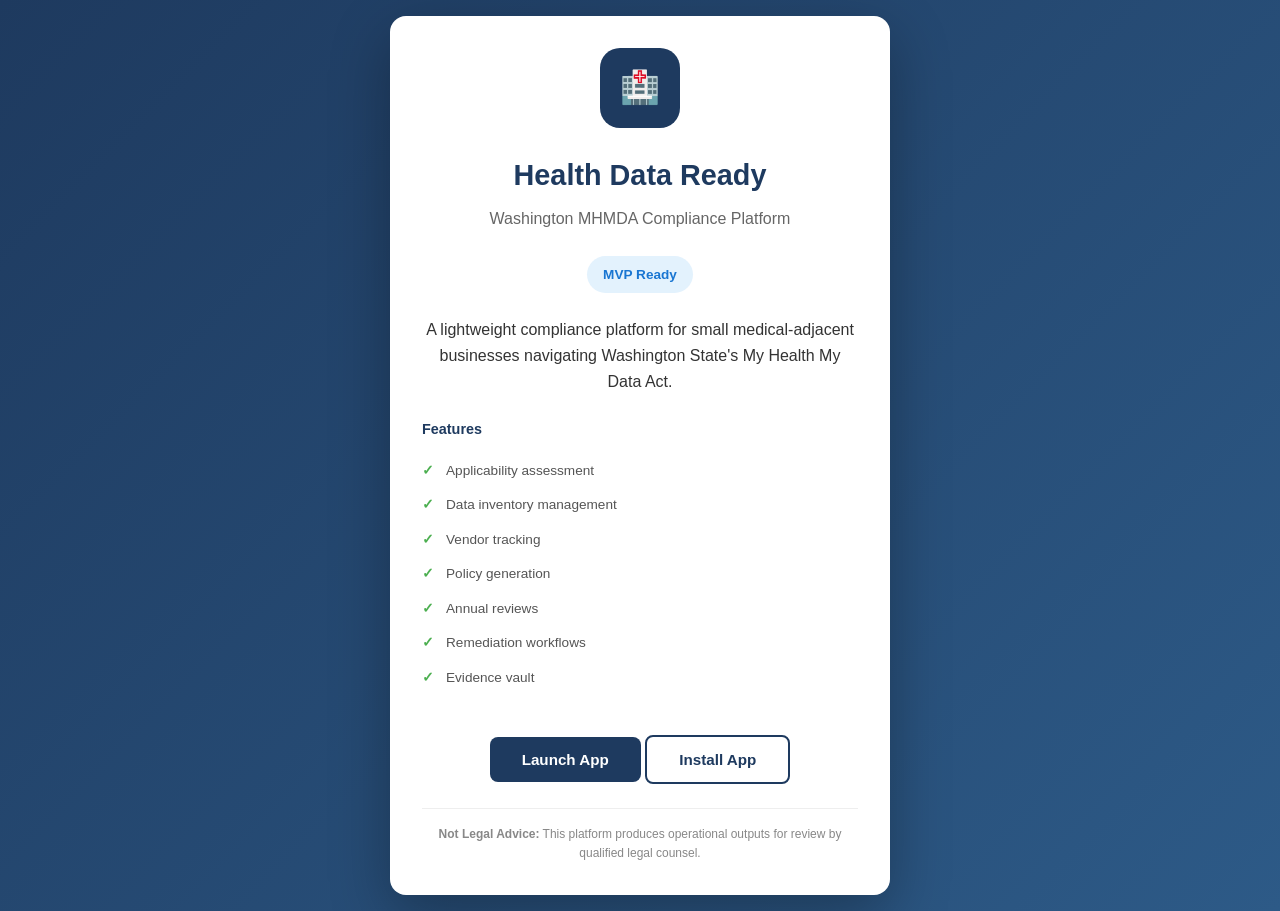
<file: index.html>
<!DOCTYPE html>
<html lang="en">
<head>
    <meta charset="UTF-8">
    <meta name="viewport" content="width=device-width, initial-scale=1.0, maximum-scale=1.0, user-scalable=no">
    <meta name="theme-color" content="#1e3a5f">
    <meta name="apple-mobile-web-app-capable" content="yes">
    <meta name="apple-mobile-web-app-status-bar-style" content="black-translucent">
    <meta name="mobile-web-app-capable" content="yes">
    <title>Health Data Ready</title>
    <link rel="manifest" href="manifest.json">
    <link rel="apple-touch-icon" href="icons/icon-512x512.svg">
    <link rel="icon" type="image/svg+xml" href="icons/icon-512x512.svg">
    <style>
        * {
            margin: 0;
            padding: 0;
            box-sizing: border-box;
            -webkit-tap-highlight-color: transparent;
            touch-action: manipulation;
        }
        body {
            font-family: -apple-system, BlinkMacSystemFont, 'Segoe UI', Roboto, Oxygen, Ubuntu, sans-serif;
            line-height: 1.6;
            color: #333;
            min-height: 100vh;
            display: flex;
            flex-direction: column;
            align-items: center;
            justify-content: center;
            padding: 1rem;
            background: linear-gradient(135deg, #1e3a5f 0%, #2d5a87 100%);
        }
        .container {
            width: 100%;
            max-width: 500px;
            text-align: center;
            background: white;
            padding: 2rem;
            border-radius: 16px;
            box-shadow: 0 20px 60px rgba(0, 0, 0, 0.3);
        }
        .logo {
            width: 80px;
            height: 80px;
            background: #1e3a5f;
            border-radius: 20px;
            margin: 0 auto 1.5rem;
            display: flex;
            align-items: center;
            justify-content: center;
            font-size: 2rem;
            color: white;
        }
        h1 {
            font-size: 1.8rem;
            margin-bottom: 0.5rem;
            color: #1e3a5f;
        }
        .tagline {
            font-size: 1rem;
            color: #666;
            margin-bottom: 1.5rem;
        }
        .status {
            display: inline-block;
            background: #e3f2fd;
            color: #1976d2;
            padding: 0.5rem 1rem;
            border-radius: 20px;
            font-size: 0.85rem;
            font-weight: 600;
            margin-bottom: 1.5rem;
        }
        .features {
            text-align: left;
            margin: 1.5rem 0;
        }
        .features h3 {
            font-size: 0.9rem;
            color: #1e3a5f;
            margin-bottom: 0.75rem;
        }
        .features ul {
            list-style: none;
            font-size: 0.85rem;
            color: #555;
        }
        .features li {
            padding: 0.4rem 0;
            padding-left: 1.5rem;
            position: relative;
        }
        .features li::before {
            content: "✓";
            position: absolute;
            left: 0;
            color: #4caf50;
            font-weight: bold;
        }
        .button {
            display: inline-block;
            background: #1e3a5f;
            color: white;
            padding: 0.875rem 2rem;
            border-radius: 8px;
            text-decoration: none;
            font-weight: 600;
            margin-top: 1rem;
            font-size: 0.95rem;
            transition: background 0.2s;
            border: none;
            cursor: pointer;
            -webkit-appearance: none;
        }
        .button:hover {
            background: #2d5a87;
        }
        .button.secondary {
            background: transparent;
            color: #1e3a5f;
            border: 2px solid #1e3a5f;
        }
        .button.secondary:hover {
            background: #e3f2fd;
        }
        .disclaimer {
            font-size: 0.75rem;
            color: #888;
            margin-top: 1.5rem;
            padding-top: 1rem;
            border-top: 1px solid #eee;
        }
        .offline-banner {
            display: none;
            background: #ff9800;
            color: white;
            padding: 0.5rem;
            font-size: 0.8rem;
            border-radius: 8px;
            margin-bottom: 1rem;
        }
        .offline-banner.visible {
            display: block;
        }
        @media (display-mode: standalone) {
            body {
                padding-top: env(safe-area-inset-top);
                padding-bottom: env(safe-area-inset-bottom);
            }
        }
    </style>
</head>
<body>
    <div class="container">
        <div class="offline-banner" id="offlineBanner">You're offline. Some features may be unavailable.</div>
        
        <div class="logo">🏥</div>
        <h1>Health Data Ready</h1>
        <p class="tagline">Washington MHMDA Compliance Platform</p>
        <span class="status">MVP Ready</span>
        
        <p>A lightweight compliance platform for small medical-adjacent businesses navigating Washington State's My Health My Data Act.</p>
        
        <div class="features">
            <h3>Features</h3>
            <ul>
                <li>Applicability assessment</li>
                <li>Data inventory management</li>
                <li>Vendor tracking</li>
                <li>Policy generation</li>
                <li>Annual reviews</li>
                <li>Remediation workflows</li>
                <li>Evidence vault</li>
            </ul>
        </div>
        
        <button class="button" onclick="window.location.href='auth.html'">Launch App</button>
        <button class="button secondary" onclick="installApp()">Install App</button>
        
        <div class="disclaimer">
            <strong>Not Legal Advice:</strong> This platform produces operational outputs for review by qualified legal counsel.
        </div>
    </div>

    <script>
        // Register Service Worker
        if ('serviceWorker' in navigator) {
            navigator.serviceWorker.register('sw.js')
                .then(reg => console.log('SW registered'))
                .catch(err => console.log('SW registration failed'));
        }

        // Online/offline detection
        function updateConnectionStatus() {
            const banner = document.getElementById('offlineBanner');
            if (!navigator.onLine) {
                banner.classList.add('visible');
            } else {
                banner.classList.remove('visible');
            }
        }
        window.addEventListener('online', updateConnectionStatus);
        window.addEventListener('offline', updateConnectionStatus);
        updateConnectionStatus();

        // PWA Install prompt
        let deferredPrompt;
        window.addEventListener('beforeinstallprompt', (e) => {
            e.preventDefault();
            deferredPrompt = e;
        });

        async function installApp() {
            if (deferredPrompt) {
                deferredPrompt.prompt();
                const { outcome } = await deferredPrompt.userChoice;
                deferredPrompt = null;
            } else if (window.matchMedia('(display-mode: standalone)').matches) {
                alert('App is already installed!');
            } else {
                alert('Install from browser menu → "Add to Home Screen"');
            }
        }

        function showComingSoon() {
            alert('Backend deployment required. API endpoints at /api/v1/');
        }

        // Prevent zoom on double-tap for better mobile UX
        document.addEventListener('dblclick', function(event) {
            event.preventDefault();
        }, { passive: false });
    </script>
</body>
</html>
</file>
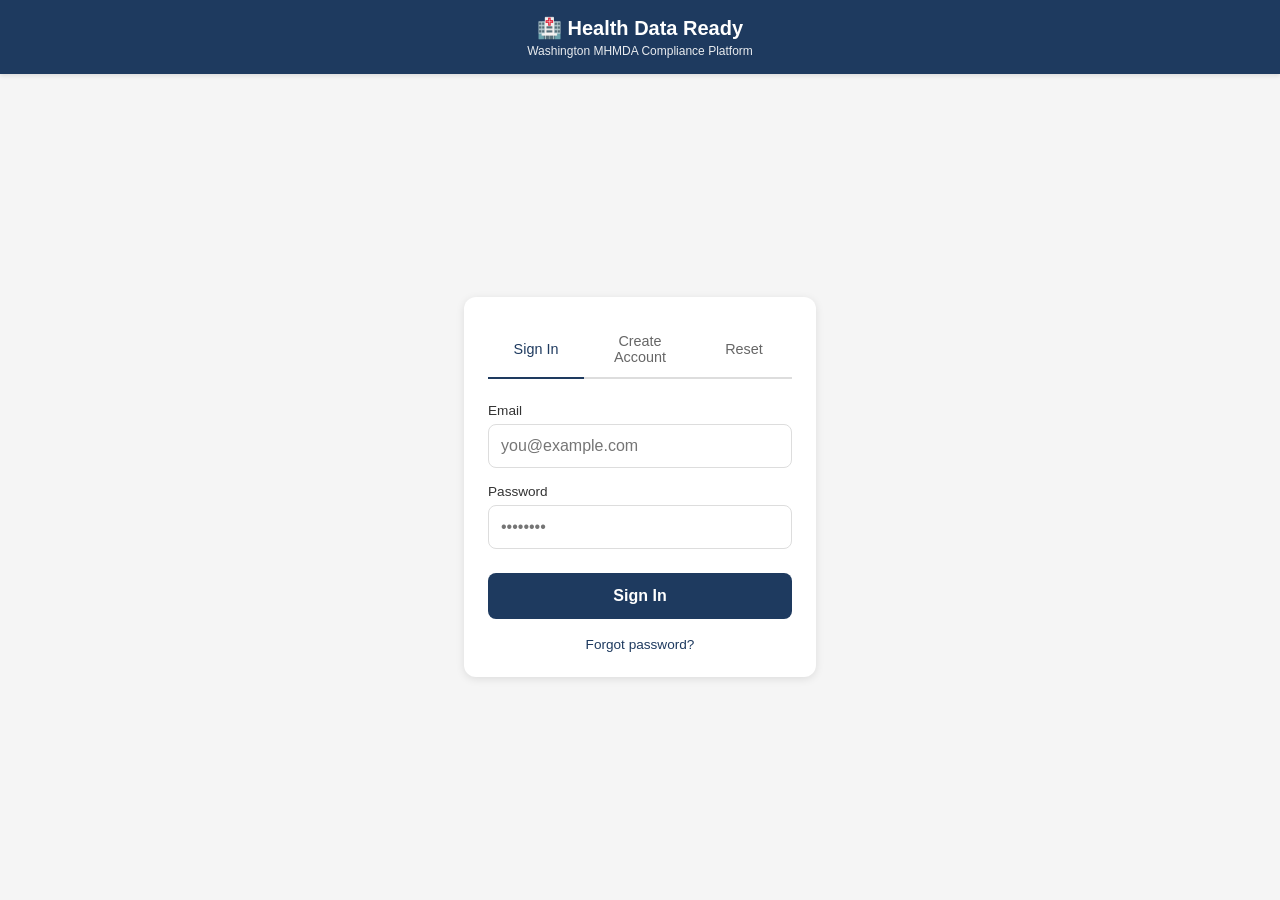
<file: auth.html>
<!DOCTYPE html>
<html lang="en">
<head>
    <meta charset="UTF-8">
    <meta name="viewport" content="width=device-width, initial-scale=1.0, maximum-scale=1.0, user-scalable=no">
    <meta name="theme-color" content="#1e3a5f">
    <meta name="apple-mobile-web-app-capable" content="yes">
    <title>Health Data Ready - Login</title>
    <link rel="manifest" href="manifest.json">
    <style>
        * {
            margin: 0;
            padding: 0;
            box-sizing: border-box;
            -webkit-tap-highlight-color: transparent;
        }
        
        :root {
            --primary: #1e3a5f;
            --primary-light: #2d5a87;
            --accent: #4caf50;
            --error: #f44336;
            --warning: #ff9800;
            --text: #333;
            --text-light: #666;
            --border: #ddd;
            --bg: #f5f5f5;
            --card: #fff;
        }
        
        body {
            font-family: -apple-system, BlinkMacSystemFont, 'Segoe UI', Roboto, sans-serif;
            background: var(--bg);
            min-height: 100vh;
            display: flex;
            flex-direction: column;
        }
        
        .header {
            background: var(--primary);
            color: white;
            padding: 1rem;
            text-align: center;
            box-shadow: 0 2px 4px rgba(0,0,0,0.1);
        }
        
        .header h1 {
            font-size: 1.25rem;
            font-weight: 600;
        }
        
        .header .tagline {
            font-size: 0.75rem;
            opacity: 0.9;
            margin-top: 0.25rem;
        }
        
        .container {
            flex: 1;
            display: flex;
            flex-direction: column;
            justify-content: center;
            padding: 1.5rem;
            max-width: 400px;
            margin: 0 auto;
            width: 100%;
        }
        
        .card {
            background: var(--card);
            border-radius: 12px;
            padding: 1.5rem;
            box-shadow: 0 2px 8px rgba(0,0,0,0.1);
        }
        
        .tabs {
            display: flex;
            gap: 0.5rem;
            margin-bottom: 1.5rem;
            border-bottom: 2px solid var(--border);
        }
        
        .tab {
            flex: 1;
            padding: 0.75rem;
            border: none;
            background: none;
            color: var(--text-light);
            font-size: 0.9rem;
            font-weight: 500;
            cursor: pointer;
            border-bottom: 2px solid transparent;
            margin-bottom: -2px;
            transition: all 0.2s;
        }
        
        .tab.active {
            color: var(--primary);
            border-bottom-color: var(--primary);
        }
        
        .form-group {
            margin-bottom: 1rem;
        }
        
        label {
            display: block;
            font-size: 0.85rem;
            font-weight: 500;
            color: var(--text);
            margin-bottom: 0.375rem;
        }
        
        input[type="email"],
        input[type="password"],
        input[type="text"] {
            width: 100%;
            padding: 0.75rem;
            border: 1px solid var(--border);
            border-radius: 8px;
            font-size: 1rem;
            transition: border-color 0.2s;
            -webkit-appearance: none;
        }
        
        input:focus {
            outline: none;
            border-color: var(--primary);
        }
        
        input.error {
            border-color: var(--error);
        }
        
        .error-message {
            color: var(--error);
            font-size: 0.8rem;
            margin-top: 0.25rem;
            display: none;
        }
        
        .error-message.visible {
            display: block;
        }
        
        .button {
            width: 100%;
            padding: 0.875rem;
            background: var(--primary);
            color: white;
            border: none;
            border-radius: 8px;
            font-size: 1rem;
            font-weight: 600;
            cursor: pointer;
            transition: background 0.2s;
            margin-top: 0.5rem;
        }
        
        .button:hover {
            background: var(--primary-light);
        }
        
        .button:disabled {
            background: #ccc;
            cursor: not-allowed;
        }
        
        .button.loading {
            position: relative;
            color: transparent;
        }
        
        .button.loading::after {
            content: '';
            position: absolute;
            width: 20px;
            height: 20px;
            top: 50%;
            left: 50%;
            margin-left: -10px;
            margin-top: -10px;
            border: 2px solid #fff;
            border-radius: 50%;
            border-top-color: transparent;
            animation: spinner 0.8s linear infinite;
        }
        
        @keyframes spinner {
            to { transform: rotate(360deg); }
        }
        
        .links {
            text-align: center;
            margin-top: 1rem;
        }
        
        .links a {
            color: var(--primary);
            text-decoration: none;
            font-size: 0.85rem;
        }
        
        .alert {
            padding: 0.75rem;
            border-radius: 8px;
            margin-bottom: 1rem;
            font-size: 0.9rem;
            display: none;
        }
        
        .alert.visible {
            display: block;
        }
        
        .alert.error {
            background: #ffebee;
            color: var(--error);
            border: 1px solid #ffcdd2;
        }
        
        .alert.success {
            background: #e8f5e9;
            color: #2e7d32;
            border: 1px solid #c8e6c9;
        }
        
        .form-section {
            display: none;
        }
        
        .form-section.active {
            display: block;
        }
        
        .info-text {
            font-size: 0.8rem;
            color: var(--text-light);
            margin-bottom: 1rem;
            line-height: 1.5;
        }
        
        @media (display-mode: standalone) {
            body {
                padding-top: env(safe-area-inset-top);
                padding-bottom: env(safe-area-inset-bottom);
            }
        }
    </style>
</head>
<body>
    <header class="header">
        <h1>🏥 Health Data Ready</h1>
        <p class="tagline">Washington MHMDA Compliance Platform</p>
    </header>
    
    <main class="container">
        <div class="card">
            <div class="tabs">
                <button class="tab active" data-tab="login">Sign In</button>
                <button class="tab" data-tab="signup">Create Account</button>
                <button class="tab" data-tab="reset">Reset</button>
            </div>
            
            <div id="alert" class="alert"></div>
            
            <!-- Login Form -->
            <section id="login-section" class="form-section active">
                <form id="login-form">
                    <div class="form-group">
                        <label for="login-email">Email</label>
                        <input type="email" id="login-email" required placeholder="you@example.com">
                        <div class="error-message">Please enter a valid email</div>
                    </div>
                    <div class="form-group">
                        <label for="login-password">Password</label>
                        <input type="password" id="login-password" required placeholder="••••••••">
                        <div class="error-message">Password is required</div>
                    </div>
                    <button type="submit" class="button">Sign In</button>
                </form>
                <div class="links">
                    <a href="#" onclick="showTab('reset')">Forgot password?</a>
                </div>
            </section>
            
            <!-- Signup Form -->
            <section id="signup-section" class="form-section">
                <p class="info-text">Create an account to start your MHMDA compliance assessment.</p>
                <form id="signup-form">
                    <div class="form-group">
                        <label for="signup-name">Full Name</label>
                        <input type="text" id="signup-name" required placeholder="Jane Doe">
                    </div>
                    <div class="form-group">
                        <label for="signup-email">Email</label>
                        <input type="email" id="signup-email" required placeholder="you@example.com">
                    </div>
                    <div class="form-group">
                        <label for="signup-password">Password</label>
                        <input type="password" id="signup-password" required placeholder="Min 8 characters">
                    </div>
                    <div class="form-group">
                        <label for="signup-org">Organization Name</label>
                        <input type="text" id="signup-org" required placeholder="Your Business">
                    </div>
                    <button type="submit" class="button">Create Account</button>
                </form>
            </section>
            
            <!-- Reset Form -->
            <section id="reset-section" class="form-section">
                <p class="info-text">Enter your email to receive password reset instructions.</p>
                <form id="reset-form">
                    <div class="form-group">
                        <label for="reset-email">Email</label>
                        <input type="email" id="reset-email" required placeholder="you@example.com">
                    </div>
                    <button type="submit" class="button">Send Reset Link</button>
                </form>
                <div class="links">
                    <a href="#" onclick="showTab('login')">Back to sign in</a>
                </div>
            </section>
        </div>
    </main>

    <script>
        // API configuration - update this with your backend URL
        const API_BASE_URL = localStorage.getItem('api_url') || 'http://localhost:8000/api/v1';
        
        // Tab switching
        document.querySelectorAll('.tab').forEach(tab => {
            tab.addEventListener('click', () => {
                showTab(tab.dataset.tab);
            });
        });
        
        function showTab(tabName) {
            // Update tabs
            document.querySelectorAll('.tab').forEach(t => {
                t.classList.toggle('active', t.dataset.tab === tabName);
            });
            
            // Update sections
            document.querySelectorAll('.form-section').forEach(s => {
                s.classList.toggle('active', s.id === `${tabName}-section`);
            });
            
            hideAlert();
        }
        
        // Alert handling
        function showAlert(message, type = 'error') {
            const alert = document.getElementById('alert');
            alert.textContent = message;
            alert.className = `alert ${type} visible`;
        }
        
        function hideAlert() {
            document.getElementById('alert').classList.remove('visible');
        }
        
        // Button loading state
        function setLoading(button, loading) {
            button.disabled = loading;
            button.classList.toggle('loading', loading);
        }
        
        // API helper
        async function apiCall(endpoint, method = 'GET', body = null) {
            const options = {
                method,
                headers: {
                    'Content-Type': 'application/json'
                }
            };
            
            if (body) {
                options.body = JSON.stringify(body);
            }
            
            // Add auth token if available
            const token = localStorage.getItem('auth_token');
            if (token) {
                options.headers['Authorization'] = `Bearer ${token}`;
            }
            
            const response = await fetch(`${API_BASE_URL}${endpoint}`, options);
            const data = await response.json();
            
            if (!response.ok) {
                throw new Error(data.detail || data.message || 'Request failed');
            }
            
            return data;
        }
        
        // Login form
        document.getElementById('login-form').addEventListener('submit', async (e) => {
            e.preventDefault();
            hideAlert();
            
            const button = e.target.querySelector('button');
            setLoading(button, true);
            
            try {
                const email = document.getElementById('login-email').value;
                const password = document.getElementById('login-password').value;
                
                // For demo without backend, accept any credentials
                // In production, this calls the actual API
                if (API_BASE_URL.includes('localhost')) {
                    // Simulate API call
                    await new Promise(r => setTimeout(r, 800));
                    
                    // Store mock token
                    localStorage.setItem('auth_token', 'mock_token_' + Date.now());
                    localStorage.setItem('user_email', email);
                    
                    showAlert('Login successful! Redirecting...', 'success');
                    
                    // Redirect to onboarding for new users
                    setTimeout(() => {
                        const hasOnboarded = localStorage.getItem('onboardingComplete');
                        window.location.href = hasOnboarded ? 'dashboard.html' : 'onboarding.html';
                    }, 1000);
                } else {
                    // Real API call
                    const result = await apiCall('/auth/login', 'POST', {
                        email,
                        password
                    });
                    
                    localStorage.setItem('auth_token', result.access_token);
                    localStorage.setItem('user_email', email);
                    window.location.href = 'dashboard.html';
                }
            } catch (error) {
                showAlert(error.message || 'Login failed. Please try again.');
            } finally {
                setLoading(button, false);
            }
        });
        
        // Signup form
        document.getElementById('signup-form').addEventListener('submit', async (e) => {
            e.preventDefault();
            hideAlert();
            
            const button = e.target.querySelector('button');
            setLoading(button, true);
            
            try {
                const name = document.getElementById('signup-name').value;
                const email = document.getElementById('signup-email').value;
                const password = document.getElementById('signup-password').value;
                const orgName = document.getElementById('signup-org').value;
                
                if (API_BASE_URL.includes('localhost')) {
                    await new Promise(r => setTimeout(r, 800));
                    showAlert('Account created! You can now sign in.', 'success');
                    setTimeout(() => showTab('login'), 1500);
                } else {
                    await apiCall('/auth/register', 'POST', {
                        name,
                        email,
                        password,
                        organization_name: orgName
                    });
                    showAlert('Account created! Please sign in.', 'success');
                    showTab('login');
                }
            } catch (error) {
                showAlert(error.message || 'Registration failed. Please try again.');
            } finally {
                setLoading(button, false);
            }
        });
        
        // Reset form
        document.getElementById('reset-form').addEventListener('submit', async (e) => {
            e.preventDefault();
            hideAlert();
            
            const button = e.target.querySelector('button');
            setLoading(button, true);
            
            try {
                const email = document.getElementById('reset-email').value;
                
                if (API_BASE_URL.includes('localhost')) {
                    await new Promise(r => setTimeout(r, 800));
                    showAlert('Reset link sent! Check your email.', 'success');
                } else {
                    await apiCall('/auth/password-reset', 'POST', { email });
                    showAlert('Reset link sent! Check your email.', 'success');
                }
            } catch (error) {
                showAlert(error.message || 'Request failed. Please try again.');
            } finally {
                setLoading(button, false);
            }
        });
        
        // Check if already logged in
        if (localStorage.getItem('auth_token')) {
            // Optionally auto-redirect to dashboard
            // window.location.href = 'dashboard.html';
        }
    </script>
</body>
</html>
</file>
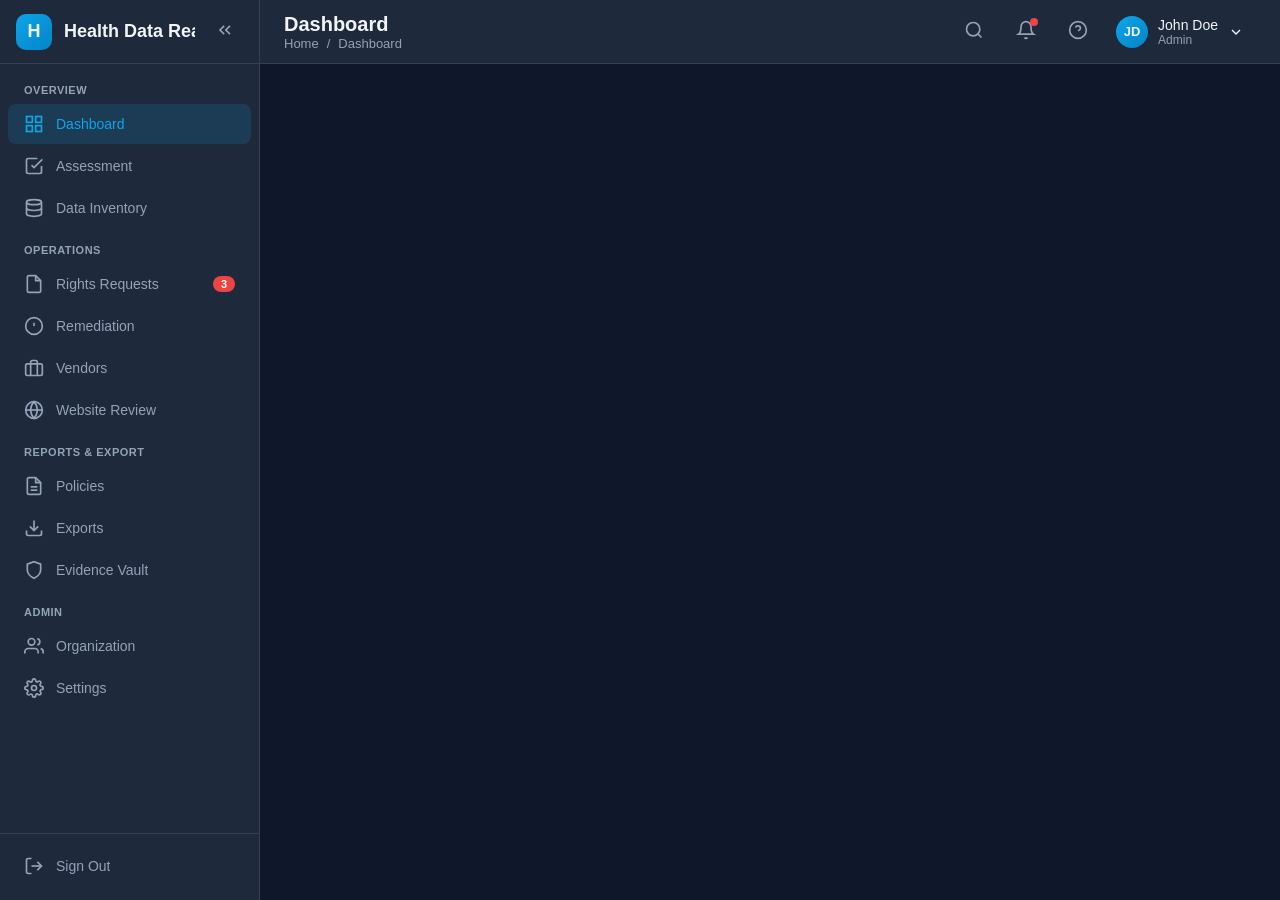
<file: dashboard.html>
<!DOCTYPE html>
<html lang="en">
<head>
    <meta charset="UTF-8">
    <meta name="viewport" content="width=device-width, initial-scale=1.0">
    <title>Health Data Ready - Dashboard</title>
    <link rel="manifest" href="manifest.json">
    <meta name="theme-color" content="#0ea5e9">
    <style>
        :root {
            --primary: #0ea5e9;
            --primary-dark: #0284c7;
            --bg-dark: #0f172a;
            --bg-card: #1e293b;
            --bg-hover: #334155;
            --text-primary: #f1f5f9;
            --text-secondary: #94a3b8;
            --border: #334155;
            --success: #10b981;
            --warning: #f59e0b;
            --danger: #ef4444;
            --sidebar-width: 260px;
            --sidebar-collapsed: 64px;
            --header-height: 64px;
        }

        * {
            margin: 0;
            padding: 0;
            box-sizing: border-box;
        }

        body {
            font-family: -apple-system, BlinkMacSystemFont, 'Segoe UI', Roboto, sans-serif;
            background: var(--bg-dark);
            color: var(--text-primary);
            min-height: 100vh;
            overflow: hidden;
        }

        /* Layout Container */
        .app-container {
            display: flex;
            min-height: 100vh;
        }

        /* Sidebar */
        .sidebar {
            width: var(--sidebar-width);
            background: var(--bg-card);
            border-right: 1px solid var(--border);
            display: flex;
            flex-direction: column;
            transition: width 0.3s ease;
            position: fixed;
            height: 100vh;
            z-index: 100;
        }

        .sidebar.collapsed {
            width: var(--sidebar-collapsed);
        }

        .sidebar-header {
            height: var(--header-height);
            display: flex;
            align-items: center;
            padding: 0 16px;
            border-bottom: 1px solid var(--border);
            gap: 12px;
        }

        .logo-icon {
            width: 36px;
            height: 36px;
            background: linear-gradient(135deg, var(--primary), var(--primary-dark));
            border-radius: 10px;
            display: flex;
            align-items: center;
            justify-content: center;
            font-weight: bold;
            font-size: 18px;
            flex-shrink: 0;
        }

        .logo-text {
            font-size: 18px;
            font-weight: 600;
            white-space: nowrap;
            overflow: hidden;
        }

        .sidebar.collapsed .logo-text {
            display: none;
        }

        .toggle-btn {
            margin-left: auto;
            background: none;
            border: none;
            color: var(--text-secondary);
            cursor: pointer;
            padding: 8px;
            border-radius: 6px;
            transition: all 0.2s;
        }

        .toggle-btn:hover {
            background: var(--bg-hover);
            color: var(--text-primary);
        }

        .sidebar.collapsed .toggle-btn {
            transform: rotate(180deg);
            margin: 0 auto;
        }

        /* Navigation */
        .nav-section {
            flex: 1;
            overflow-y: auto;
            padding: 12px 8px;
        }

        .nav-group {
            margin-bottom: 8px;
        }

        .nav-label {
            font-size: 11px;
            font-weight: 600;
            text-transform: uppercase;
            letter-spacing: 0.5px;
            color: var(--text-secondary);
            padding: 8px 16px;
            white-space: nowrap;
        }

        .sidebar.collapsed .nav-label {
            display: none;
        }

        .nav-item {
            display: flex;
            align-items: center;
            gap: 12px;
            padding: 10px 16px;
            border-radius: 8px;
            color: var(--text-secondary);
            text-decoration: none;
            font-size: 14px;
            transition: all 0.2s;
            cursor: pointer;
            margin-bottom: 2px;
        }

        .nav-item:hover {
            background: var(--bg-hover);
            color: var(--text-primary);
        }

        .nav-item.active {
            background: rgba(14, 165, 233, 0.15);
            color: var(--primary);
        }

        .nav-item svg {
            width: 20px;
            height: 20px;
            flex-shrink: 0;
        }

        .nav-text {
            white-space: nowrap;
            overflow: hidden;
        }

        .sidebar.collapsed .nav-text,
        .sidebar.collapsed .nav-badge {
            display: none;
        }

        .nav-badge {
            margin-left: auto;
            background: var(--danger);
            color: white;
            font-size: 11px;
            font-weight: 600;
            padding: 2px 8px;
            border-radius: 10px;
        }

        /* Bottom Actions */
        .sidebar-footer {
            padding: 12px 8px;
            border-top: 1px solid var(--border);
        }

        /* Main Content */
        .main-content {
            flex: 1;
            margin-left: var(--sidebar-width);
            display: flex;
            flex-direction: column;
            transition: margin-left 0.3s ease;
            min-height: 100vh;
        }

        .sidebar.collapsed + .main-content {
            margin-left: var(--sidebar-collapsed);
        }

        /* Header */
        .header {
            height: var(--header-height);
            background: var(--bg-card);
            border-bottom: 1px solid var(--border);
            display: flex;
            align-items: center;
            justify-content: space-between;
            padding: 0 24px;
            position: sticky;
            top: 0;
            z-index: 50;
        }

        .header-left {
            display: flex;
            align-items: center;
            gap: 16px;
        }

        .page-title {
            font-size: 20px;
            font-weight: 600;
        }

        .breadcrumb {
            display: flex;
            align-items: center;
            gap: 8px;
            font-size: 13px;
            color: var(--text-secondary);
        }

        .breadcrumb a {
            color: var(--text-secondary);
            text-decoration: none;
        }

        .breadcrumb a:hover {
            color: var(--primary);
        }

        .header-right {
            display: flex;
            align-items: center;
            gap: 12px;
        }

        .header-btn {
            background: none;
            border: none;
            color: var(--text-secondary);
            padding: 10px;
            border-radius: 8px;
            cursor: pointer;
            position: relative;
            transition: all 0.2s;
        }

        .header-btn:hover {
            background: var(--bg-hover);
            color: var(--text-primary);
        }

        .notification-dot {
            position: absolute;
            top: 8px;
            right: 8px;
            width: 8px;
            height: 8px;
            background: var(--danger);
            border-radius: 50%;
        }

        /* User Menu */
        .user-menu {
            position: relative;
        }

        .user-trigger {
            display: flex;
            align-items: center;
            gap: 10px;
            padding: 6px 12px 6px 6px;
            border-radius: 8px;
            cursor: pointer;
            transition: all 0.2s;
            background: none;
            border: none;
            color: var(--text-primary);
        }

        .user-trigger:hover {
            background: var(--bg-hover);
        }

        .user-avatar {
            width: 32px;
            height: 32px;
            border-radius: 50%;
            background: linear-gradient(135deg, var(--primary), var(--primary-dark));
            display: flex;
            align-items: center;
            justify-content: center;
            font-weight: 600;
            font-size: 13px;
        }

        .user-info {
            text-align: left;
        }

        .user-name {
            font-size: 14px;
            font-weight: 500;
        }

        .user-role {
            font-size: 12px;
            color: var(--text-secondary);
        }

        .dropdown-menu {
            position: absolute;
            top: calc(100% + 8px);
            right: 0;
            background: var(--bg-card);
            border: 1px solid var(--border);
            border-radius: 12px;
            min-width: 200px;
            box-shadow: 0 10px 40px rgba(0,0,0,0.4);
            opacity: 0;
            visibility: hidden;
            transform: translateY(-8px);
            transition: all 0.2s;
            z-index: 200;
        }

        .dropdown-menu.active {
            opacity: 1;
            visibility: visible;
            transform: translateY(0);
        }

        .dropdown-header {
            padding: 16px;
            border-bottom: 1px solid var(--border);
        }

        .dropdown-item {
            display: flex;
            align-items: center;
            gap: 12px;
            padding: 12px 16px;
            color: var(--text-secondary);
            text-decoration: none;
            font-size: 14px;
            transition: all 0.2s;
        }

        .dropdown-item:hover {
            background: var(--bg-hover);
            color: var(--text-primary);
        }

        .dropdown-divider {
            height: 1px;
            background: var(--border);
            margin: 8px 0;
        }

        /* Content Area */
        .content {
            flex: 1;
            padding: 24px;
            overflow-y: auto;
        }

        /* Stats Cards */
        .stats-grid {
            display: grid;
            grid-template-columns: repeat(auto-fit, minmax(240px, 1fr));
            gap: 16px;
            margin-bottom: 24px;
        }

        .stat-card {
            background: var(--bg-card);
            border: 1px solid var(--border);
            border-radius: 12px;
            padding: 20px;
        }

        .stat-header {
            display: flex;
            align-items: center;
            justify-content: space-between;
            margin-bottom: 12px;
        }

        .stat-icon {
            width: 40px;
            height: 40px;
            border-radius: 10px;
            display: flex;
            align-items: center;
            justify-content: center;
        }

        .stat-icon.blue { background: rgba(14, 165, 233, 0.15); color: var(--primary); }
        .stat-icon.green { background: rgba(16, 185, 129, 0.15); color: var(--success); }
        .stat-icon.orange { background: rgba(245, 158, 11, 0.15); color: var(--warning); }
        .stat-icon.red { background: rgba(239, 68, 68, 0.15); color: var(--danger); }

        .stat-label {
            font-size: 13px;
            color: var(--text-secondary);
            margin-bottom: 4px;
        }

        .stat-value {
            font-size: 28px;
            font-weight: 700;
        }

        .stat-change {
            font-size: 12px;
            margin-top: 8px;
        }

        .stat-change.positive { color: var(--success); }
        .stat-change.negative { color: var(--danger); }

        /* Section Cards */
        .section-grid {
            display: grid;
            grid-template-columns: 2fr 1fr;
            gap: 16px;
            margin-bottom: 24px;
        }

        .card {
            background: var(--bg-card);
            border: 1px solid var(--border);
            border-radius: 12px;
            overflow: hidden;
        }

        .card-header {
            padding: 16px 20px;
            border-bottom: 1px solid var(--border);
            display: flex;
            align-items: center;
            justify-content: space-between;
        }

        .card-title {
            font-size: 16px;
            font-weight: 600;
        }

        .card-subtitle {
            font-size: 13px;
            color: var(--text-secondary);
            margin-top: 2px;
        }

        .card-actions {
            display: flex;
            gap: 8px;
        }

        .btn-sm {
            padding: 6px 12px;
            font-size: 13px;
            border-radius: 6px;
            border: none;
            cursor: pointer;
            transition: all 0.2s;
        }

        .btn-secondary {
            background: var(--bg-hover);
            color: var(--text-primary);
        }

        .btn-secondary:hover {
            background: var(--border);
        }

        .btn-primary {
            background: var(--primary);
            color: white;
        }

        .btn-primary:hover {
            background: var(--primary-dark);
        }

        .card-body {
            padding: 16px 20px;
        }

        /* Task List */
        .task-list {
            display: flex;
            flex-direction: column;
            gap: 12px;
        }

        .task-item {
            display: flex;
            align-items: flex-start;
            gap: 12px;
            padding: 12px;
            background: var(--bg-dark);
            border-radius: 8px;
            border-left: 3px solid var(--border);
        }

        .task-item.high { border-left-color: var(--danger); }
        .task-item.medium { border-left-color: var(--warning); }
        .task-item.low { border-left-color: var(--success); }

        .task-checkbox {
            width: 18px;
            height: 18px;
            border-radius: 4px;
            border: 2px solid var(--border);
            cursor: pointer;
            flex-shrink: 0;
            margin-top: 2px;
        }

        .task-content {
            flex: 1;
        }

        .task-title {
            font-size: 14px;
            font-weight: 500;
            margin-bottom: 4px;
        }

        .task-meta {
            font-size: 12px;
            color: var(--text-secondary);
            display: flex;
            gap: 12px;
        }

        .task-badge {
            font-size: 11px;
            padding: 2px 8px;
            border-radius: 4px;
            font-weight: 500;
        }

        .task-badge.overdue {
            background: rgba(239, 68, 68, 0.15);
            color: var(--danger);
        }

        .task-badge.due-soon {
            background: rgba(245, 158, 11, 0.15);
            color: var(--warning);
        }

        /* Activity Feed */
        .activity-list {
            display: flex;
            flex-direction: column;
        }

        .activity-item {
            display: flex;
            gap: 12px;
            padding: 16px 0;
            border-bottom: 1px solid var(--border);
        }

        .activity-item:last-child {
            border-bottom: none;
        }

        .activity-icon {
            width: 32px;
            height: 32px;
            border-radius: 8px;
            display: flex;
            align-items: center;
            justify-content: center;
            flex-shrink: 0;
        }

        .activity-content {
            flex: 1;
        }

        .activity-text {
            font-size: 14px;
            line-height: 1.5;
        }

        .activity-text strong {
            color: var(--text-primary);
            font-weight: 500;
        }

        .activity-time {
            font-size: 12px;
            color: var(--text-secondary);
            margin-top: 4px;
        }

        /* Mobile Sidebar Overlay */
        .sidebar-overlay {
            display: none;
            position: fixed;
            top: 0;
            left: 0;
            right: 0;
            bottom: 0;
            background: rgba(0,0,0,0.5);
            z-index: 99;
        }

        /* Mobile Responsive */
        @media (max-width: 768px) {
            .sidebar {
                transform: translateX(-100%);
            }

            .sidebar.mobile-open {
                transform: translateX(0);
            }

            .main-content {
                margin-left: 0;
            }

            .sidebar.collapsed + .main-content {
                margin-left: 0;
            }

            .sidebar-overlay.mobile-open {
                display: block;
            }

            .mobile-menu-btn {
                display: flex !important;
            }

            .section-grid {
                grid-template-columns: 1fr;
            }

            .stats-grid {
                grid-template-columns: 1fr;
            }

            .user-info {
                display: none;
            }
        }

        .mobile-menu-btn {
            display: none;
            background: none;
            border: none;
            color: var(--text-secondary);
            padding: 8px;
            cursor: pointer;
        }

        /* Quick Actions */
        .quick-actions {
            display: grid;
            grid-template-columns: repeat(auto-fit, minmax(140px, 1fr));
            gap: 12px;
            margin-bottom: 24px;
        }

        .quick-action-btn {
            display: flex;
            flex-direction: column;
            align-items: center;
            gap: 8px;
            padding: 20px 16px;
            background: var(--bg-card);
            border: 1px solid var(--border);
            border-radius: 12px;
            color: var(--text-secondary);
            text-decoration: none;
            transition: all 0.2s;
            cursor: pointer;
        }

        .quick-action-btn:hover {
            background: var(--bg-hover);
            border-color: var(--primary);
            color: var(--text-primary);
        }

        .quick-action-btn svg {
            width: 24px;
            height: 24px;
        }

        .quick-action-btn span {
            font-size: 13px;
            font-weight: 500;
        }

        /* Empty State */
        .empty-state {
            text-align: center;
            padding: 40px 20px;
            color: var(--text-secondary);
        }

        .empty-state svg {
            width: 48px;
            height: 48px;
            margin-bottom: 16px;
            opacity: 0.5;
        }

        .empty-state p {
            font-size: 14px;
        }

        /* ===== ASSESSMENT PAGE STYLES ===== */
        .page-content {
            display: none;
            padding: 24px;
        }

        .assessment-container {
            background: var(--bg-card);
            border-radius: 12px;
            padding: 24px;
            margin-top: 24px;
        }

        .assessment-progress {
            margin-bottom: 32px;
        }

        .progress-header {
            display: flex;
            justify-content: space-between;
            align-items: center;
            margin-bottom: 12px;
        }

        .progress-header h3 {
            font-size: 18px;
            font-weight: 600;
        }

        .progress-number {
            color: var(--text-secondary);
            font-size: 14px;
        }

        .progress-bar {
            height: 8px;
            background: var(--border);
            border-radius: 4px;
            overflow: hidden;
        }

        .progress-fill {
            height: 100%;
            background: linear-gradient(90deg, var(--primary), var(--success));
            transition: width 0.3s ease;
        }

        .question-card {
            background: var(--bg-dark);
            border: 1px solid var(--border);
            border-radius: 12px;
            padding: 24px;
            margin-bottom: 16px;
        }

        .question-header {
            display: flex;
            align-items: center;
            gap: 12px;
            margin-bottom: 16px;
        }

        .question-number {
            width: 36px;
            height: 36px;
            background: var(--primary);
            color: white;
            border-radius: 50%;
            display: flex;
            align-items: center;
            justify-content: center;
            font-weight: 600;
        }

        .question-text {
            color: var(--text-secondary);
            margin-bottom: 20px;
            font-size: 16px;
            line-height: 1.6;
        }

        .question-options {
            display: flex;
            flex-direction: column;
            gap: 12px;
        }

        .option-card {
            display: flex;
            align-items: center;
            gap: 12px;
            padding: 16px;
            background: var(--bg-card);
            border: 1px solid var(--border);
            border-radius: 8px;
            cursor: pointer;
            transition: all 0.2s;
        }

        .option-card:hover {
            border-color: var(--primary);
            background: var(--bg-hover);
        }

        .option-card input {
            width: 20px;
            height: 20px;
            accent-color: var(--primary);
        }

        .rcw-reference {
            margin-top: 16px;
            padding: 12px;
            background: rgba(14, 165, 233, 0.1);
            border-radius: 8px;
            font-size: 13px;
            color: var(--success);
        }

        .assessment-nav {
            display: flex;
            justify-content: space-between;
            margin-top: 32px;
            padding-top: 24px;
            border-top: 1px solid var(--border);
        }

        .btn-primary {
            background: var(--primary);
            color: white;
            border: none;
            padding: 12px 24px;
            border-radius: 8px;
            font-size: 14px;
            font-weight: 600;
            cursor: pointer;
        }

        .btn-primary:hover {
            background: var(--primary-dark);
        }

        .btn-secondary {
            background: var(--bg-hover);
            color: var(--text-primary);
            border: 1px solid var(--border);
            padding: 12px 24px;
            border-radius: 8px;
            font-size: 14px;
            cursor: pointer;
        }

        .btn-secondary:hover {
            background: var(--border);
        }

        .btn-secondary:disabled {
            opacity: 0.5;
            cursor: not-allowed;
        }

        .assessment-results {
            text-align: center;
            padding: 48px 24px;
        }

        .results-header {
            margin-bottom: 32px;
        }

        .applicability-badge {
            display: inline-block;
            padding: 12px 32px;
            border-radius: 8px;
            font-size: 18px;
            font-weight: 700;
            margin-top: 16px;
        }

        .applicability-badge.danger {
            background: var(--danger);
            color: white;
        }

        .applicability-badge.success {
            background: var(--success);
            color: white;
        }

        .results-summary {
            text-align: left;
            background: var(--bg-dark);
            border-radius: 12px;
            padding: 24px;
            margin-bottom: 32px;
        }

        .result-item {
            padding: 12px 0;
            border-bottom: 1px solid var(--border);
        }

        .result-item:last-child {
            border-bottom: none;
        }

        .results-actions {
            display: flex;
            gap: 16px;
            justify-content: center;
            flex-wrap: wrap;
        }

        /* ===== INVENTORY PAGE STYLES ===== */
        .stats-grid.four-col {
            grid-template-columns: repeat(4, 1fr);
        }

        .stat-card.mini {
            padding: 20px;
        }

        .stat-card.mini .stat-value {
            font-size: 32px;
        }

        .stat-value.warning {
            color: var(--warning);
        }

        .stat-value.small {
            font-size: 18px;
        }

        .mt-4 {
            margin-top: 24px;
        }

        .modal {
            position: fixed;
            top: 0;
            left: 0;
            right: 0;
            bottom: 0;
            background: rgba(0,0,0,0.7);
            display: flex;
            align-items: center;
            justify-content: center;
            z-index: 1000;
            padding: 24px;
        }

        .modal-content {
            background: var(--bg-card);
            border-radius: 12px;
            width: 100%;
            max-width: 600px;
            max-height: 90vh;
            overflow-y: auto;
        }

        .modal-header {
            display: flex;
            justify-content: space-between;
            align-items: center;
            padding: 24px 24px 0;
        }

        .modal-header h3 {
            font-size: 20px;
        }

        .btn-close {
            background: none;
            border: none;
            color: var(--text-secondary);
            font-size: 28px;
            cursor: pointer;
        }

        .form-group {
            padding: 16px 24px;
        }

        .form-group label {
            display: block;
            font-size: 14px;
            font-weight: 500;
            margin-bottom: 8px;
            color: var(--text-secondary);
        }

        .form-group input,
        .form-group select,
        .form-group textarea {
            width: 100%;
            padding: 12px;
            background: var(--bg-dark);
            border: 1px solid var(--border);
            border-radius: 8px;
            color: var(--text-primary);
            font-size: 14px;
        }

        .form-group input:focus,
        .form-group select:focus,
        .form-group textarea:focus {
            outline: none;
            border-color: var(--primary);
        }

        .checkbox-group {
            display: flex;
            flex-direction: column;
            gap: 8px;
        }

        .checkbox-group label {
            display: flex;
            align-items: center;
            gap: 8px;
            font-weight: normal;
            cursor: pointer;
        }

        .checkbox-group input {
            width: auto;
        }

        .form-row {
            display: grid;
            grid-template-columns: 1fr 1fr;
            gap: 0;
        }

        .modal-actions {
            display: flex;
            justify-content: flex-end;
            gap: 12px;
            padding: 24px;
            border-top: 1px solid var(--border);
        }

        .search-input {
            padding: 8px 16px;
            background: var(--bg-dark);
            border: 1px solid var(--border);
            border-radius: 8px;
            color: var(--text-primary);
            width: 240px;
        }

        .inventory-list {
            display: flex;
            flex-direction: column;
            gap: 12px;
        }

        .inventory-item {
            background: var(--bg-dark);
            border: 1px solid var(--border);
            border-radius: 8px;
            padding: 16px;
        }

        .inventory-header {
            display: flex;
            justify-content: space-between;
            align-items: center;
            margin-bottom: 12px;
        }

        .inventory-title {
            display: flex;
            align-items: center;
            gap: 12px;
        }

        .inventory-actions {
            display: flex;
            gap: 8px;
        }

        .inventory-details {
            font-size: 14px;
            color: var(--text-secondary);
            line-height: 1.6;
        }

        .inventory-notes {
            margin-top: 8px;
            font-style: italic;
            color: var(--text-secondary);
        }

        .data-table {
            width: 100%;
            border-collapse: collapse;
        }

        .data-table th,
        .data-table td {
            text-align: left;
            padding: 12px;
            border-bottom: 1px solid var(--border);
        }

        .data-table th {
            color: var(--text-secondary);
            font-weight: 500;
            font-size: 13px;
        }

        .badge {
            display: inline-block;
            padding: 4px 12px;
            border-radius: 4px;
            font-size: 12px;
            font-weight: 500;
        }

        .badge-success {
            background: rgba(16, 185, 129, 0.2);
            color: var(--success);
        }

        .badge-danger {
            background: rgba(239, 68, 68, 0.2);
            color: var(--danger);
        }

        .badge-primary {
            background: rgba(14, 165, 233, 0.2);
            color: var(--primary);
        }

        .badge-warning {
            background: rgba(245, 158, 11, 0.2);
            color: var(--warning);
        }

        .badge-info {
            background: rgba(99, 102, 241, 0.2);
            color: #6366f1;
        }

        .data-flow-viz {
            height: 200px;
            background: var(--bg-dark);
            border-radius: 8px;
            display: flex;
            align-items: center;
            justify-content: center;
            color: var(--text-secondary);
        }
    </style>
</head>
<body>
    <div class="app-container">
        <!-- Sidebar -->
        <aside class="sidebar" id="sidebar">
            <div class="sidebar-header">
                <div class="logo-icon">H</div>
                <span class="logo-text">Health Data Ready</span>
                <button class="toggle-btn" onclick="toggleSidebar()">
                    <svg width="20" height="20" viewBox="0 0 24 24" fill="none" stroke="currentColor" stroke-width="2">
                        <polyline points="11 17 6 12 11 7"></polyline>
                        <polyline points="18 17 13 12 18 7"></polyline>
                    </svg>
                </button>
            </div>

            <nav class="nav-section">
                <div class="nav-group">
                    <div class="nav-label">Overview</div>
                    <a href="#" class="nav-item active" data-page="dashboard">
                        <svg viewBox="0 0 24 24" fill="none" stroke="currentColor" stroke-width="2">
                            <rect x="3" y="3" width="7" height="7"></rect>
                            <rect x="14" y="3" width="7" height="7"></rect>
                            <rect x="14" y="14" width="7" height="7"></rect>
                            <rect x="3" y="14" width="7" height="7"></rect>
                        </svg>
                        <span class="nav-text">Dashboard</span>
                    </a>
                    <a href="#" class="nav-item" data-page="assessment">
                        <svg viewBox="0 0 24 24" fill="none" stroke="currentColor" stroke-width="2">
                            <path d="M9 11l3 3L22 4"></path>
                            <path d="M21 12v7a2 2 0 01-2 2H5a2 2 0 01-2-2V5a2 2 0 012-2h11"></path>
                        </svg>
                        <span class="nav-text">Assessment</span>
                    </a>
                    <a href="#" class="nav-item" data-page="inventory">
                        <svg viewBox="0 0 24 24" fill="none" stroke="currentColor" stroke-width="2">
                            <ellipse cx="12" cy="5" rx="9" ry="3"></ellipse>
                            <path d="M21 12c0 1.66-4 3-9 3s-9-1.34-9-3"></path>
                            <path d="M3 5v14c0 1.66 4 3 9 3s9-1.34 9-3V5"></path>
                        </svg>
                        <span class="nav-text">Data Inventory</span>
                    </a>
                </div>

                <div class="nav-group">
                    <div class="nav-label">Operations</div>
                    <a href="#" class="nav-item" data-page="rights">
                        <svg viewBox="0 0 24 24" fill="none" stroke="currentColor" stroke-width="2">
                            <path d="M14 2H6a2 2 0 00-2 2v16a2 2 0 002 2h12a2 2 0 002-2V8z"></path>
                            <polyline points="14 2 14 8 20 8"></polyline>
                        </svg>
                        <span class="nav-text">Rights Requests</span>
                        <span class="nav-badge">3</span>
                    </a>
                    <a href="#" class="nav-item" data-page="remediation">
                        <svg viewBox="0 0 24 24" fill="none" stroke="currentColor" stroke-width="2">
                            <circle cx="12" cy="12" r="10"></circle>
                            <line x1="12" y1="8" x2="12" y2="12"></line>
                            <line x1="12" y1="16" x2="12.01" y2="16"></line>
                        </svg>
                        <span class="nav-text">Remediation</span>
                    </a>
                    <a href="#" class="nav-item" data-page="vendors">
                        <svg viewBox="0 0 24 24" fill="none" stroke="currentColor" stroke-width="2">
                            <rect x="2" y="7" width="20" height="14" rx="2" ry="2"></rect>
                            <path d="M16 21V5a2 2 0 00-2-2h-4a2 2 0 00-2 2v16"></path>
                        </svg>
                        <span class="nav-text">Vendors</span>
                    </a>
                    <a href="#" class="nav-item" data-page="website">
                        <svg viewBox="0 0 24 24" fill="none" stroke="currentColor" stroke-width="2">
                            <circle cx="12" cy="12" r="10"></circle>
                            <line x1="2" y1="12" x2="22" y2="12"></line>
                            <path d="M12 2a15.3 15.3 0 014 10 15.3 15.3 0 01-4 10 15.3 15.3 0 01-4-10 15.3 15.3 0 014-10z"></path>
                        </svg>
                        <span class="nav-text">Website Review</span>
                    </a>
                </div>

                <div class="nav-group">
                    <div class="nav-label">Reports & Export</div>
                    <a href="#" class="nav-item" data-page="policies">
                        <svg viewBox="0 0 24 24" fill="none" stroke="currentColor" stroke-width="2">
                            <path d="M14 2H6a2 2 0 00-2 2v16a2 2 0 002 2h12a2 2 0 002-2V8z"></path>
                            <polyline points="14 2 14 8 20 8"></polyline>
                            <line x1="16" y1="13" x2="8" y2="13"></line>
                            <line x1="16" y1="17" x2="8" y2="17"></line>
                        </svg>
                        <span class="nav-text">Policies</span>
                    </a>
                    <a href="#" class="nav-item" data-page="exports">
                        <svg viewBox="0 0 24 24" fill="none" stroke="currentColor" stroke-width="2">
                            <path d="M21 15v4a2 2 0 01-2 2H5a2 2 0 01-2-2v-4"></path>
                            <polyline points="7 10 12 15 17 10"></polyline>
                            <line x1="12" y1="15" x2="12" y2="3"></line>
                        </svg>
                        <span class="nav-text">Exports</span>
                    </a>
                    <a href="#" class="nav-item" data-page="evidence">
                        <svg viewBox="0 0 24 24" fill="none" stroke="currentColor" stroke-width="2">
                            <path d="M12 22s8-4 8-10V5l-8-3-8 3v7c0 6 8 10 8 10z"></path>
                        </svg>
                        <span class="nav-text">Evidence Vault</span>
                    </a>
                </div>

                <div class="nav-group">
                    <div class="nav-label">Admin</div>
                    <a href="#" class="nav-item" data-page="organization">
                        <svg viewBox="0 0 24 24" fill="none" stroke="currentColor" stroke-width="2">
                            <path d="M17 21v-2a4 4 0 00-4-4H5a4 4 0 00-4 4v2"></path>
                            <circle cx="9" cy="7" r="4"></circle>
                            <path d="M23 21v-2a4 4 0 00-3-3.87M16 3.13a4 4 0 010 7.75"></path>
                        </svg>
                        <span class="nav-text">Organization</span>
                    </a>
                    <a href="#" class="nav-item" data-page="settings">
                        <svg viewBox="0 0 24 24" fill="none" stroke="currentColor" stroke-width="2">
                            <circle cx="12" cy="12" r="3"></circle>
                            <path d="M19.4 15a1.65 1.65 0 00.33 1.82l.06.06a2 2 0 010 2.83 2 2 0 01-2.83 0l-.06-.06a1.65 1.65 0 00-1.82-.33 1.65 1.65 0 00-1 1.51V21a2 2 0 01-2 2 2 2 0 01-2-2v-.09A1.65 1.65 0 009 19.4a1.65 1.65 0 00-1.82.33l-.06.06a2 2 0 01-2.83 0 2 2 0 010-2.83l.06-.06a1.65 1.65 0 00.33-1.82 1.65 1.65 0 00-1.51-1H3a2 2 0 01-2-2 2 2 0 012-2h.09A1.65 1.65 0 004.6 9a1.65 1.65 0 00-.33-1.82l-.06-.06a2 2 0 010-2.83 2 2 0 012.83 0l.06.06a1.65 1.65 0 001.82.33H9a1.65 1.65 0 001-1.51V3a2 2 0 012-2 2 2 0 012 2v.09a1.65 1.65 0 001 1.51 1.65 1.65 0 001.82-.33l.06-.06a2 2 0 012.83 0 2 2 0 010 2.83l-.06.06a1.65 1.65 0 00-.33 1.82V9a1.65 1.65 0 001.51 1H21a2 2 0 012 2 2 2 0 01-2 2h-.09a1.65 1.65 0 00-1.51 1z"></path>
                        </svg>
                        <span class="nav-text">Settings</span>
                    </a>
                </div>
            </nav>

            <div class="sidebar-footer">
                <a href="#" class="nav-item" onclick="handleLogout()">
                    <svg viewBox="0 0 24 24" fill="none" stroke="currentColor" stroke-width="2">
                        <path d="M9 21H5a2 2 0 01-2-2V5a2 2 0 012-2h4"></path>
                        <polyline points="16 17 21 12 16 7"></polyline>
                        <line x1="21" y1="12" x2="9" y2="12"></line>
                    </svg>
                    <span class="nav-text">Sign Out</span>
                </a>
            </div>
        </aside>

        <!-- Mobile Overlay -->
        <div class="sidebar-overlay" id="sidebarOverlay" onclick="closeMobileSidebar()"></div>

        <!-- Main Content -->
        <main class="main-content">
            <!-- Header -->
            <header class="header">
                <div class="header-left">
                    <button class="mobile-menu-btn" onclick="openMobileSidebar()">
                        <svg width="24" height="24" viewBox="0 0 24 24" fill="none" stroke="currentColor" stroke-width="2">
                            <line x1="3" y1="12" x2="21" y2="12"></line>
                            <line x1="3" y1="6" x2="21" y2="6"></line>
                            <line x1="3" y1="18" x2="21" y2="18"></line>
                        </svg>
                    </button>
                    <div>
                        <h1 class="page-title" id="pageTitle">Dashboard</h1>
                        <div class="breadcrumb">
                            <a href="#">Home</a>
                            <span>/</span>
                            <span id="breadcrumbCurrent">Dashboard</span>
                        </div>
                    </div>
                </div>

                <div class="header-right">
                    <button class="header-btn" title="Search">
                        <svg width="20" height="20" viewBox="0 0 24 24" fill="none" stroke="currentColor" stroke-width="2">
                            <circle cx="11" cy="11" r="8"></circle>
                            <line x1="21" y1="21" x2="16.65" y2="16.65"></line>
                        </svg>
                    </button>
                    <button class="header-btn" title="Notifications">
                        <svg width="20" height="20" viewBox="0 0 24 24" fill="none" stroke="currentColor" stroke-width="2">
                            <path d="M18 8A6 6 0 006 8c0 7-3 9-3 9h18s-3-2-3-9"></path>
                            <path d="M13.73 21a2 2 0 01-3.46 0"></path>
                        </svg>
                        <span class="notification-dot"></span>
                    </button>
                    <button class="header-btn" title="Help">
                        <svg width="20" height="20" viewBox="0 0 24 24" fill="none" stroke="currentColor" stroke-width="2">
                            <circle cx="12" cy="12" r="10"></circle>
                            <path d="M9.09 9a3 3 0 015.83 1c0 2-3 3-3 3"></path>
                            <line x1="12" y1="17" x2="12.01" y2="17"></line>
                        </svg>
                    </button>

                    <div class="user-menu">
                        <button class="user-trigger" onclick="toggleUserMenu()">
                            <div class="user-avatar">JD</div>
                            <div class="user-info">
                                <div class="user-name">John Doe</div>
                                <div class="user-role">Admin</div>
                            </div>
                            <svg width="16" height="16" viewBox="0 0 24 24" fill="none" stroke="currentColor" stroke-width="2">
                                <polyline points="6 9 12 15 18 9"></polyline>
                            </svg>
                        </button>
                        <div class="dropdown-menu" id="userDropdown">
                            <div class="dropdown-header">
                                <div class="user-name">John Doe</div>
                                <div class="user-role">john@example.com</div>
                            </div>
                            <a href="#" class="dropdown-item">
                                <svg width="16" height="16" viewBox="0 0 24 24" fill="none" stroke="currentColor" stroke-width="2">
                                    <path d="M20 21v-2a4 4 0 00-4-4H8a4 4 0 00-4 4v2"></path>
                                    <circle cx="12" cy="7" r="4"></circle>
                                </svg>
                                Profile
                            </a>
                            <a href="#" class="dropdown-item">
                                <svg width="16" height="16" viewBox="0 0 24 24" fill="none" stroke="currentColor" stroke-width="2">
                                    <circle cx="12" cy="12" r="3"></circle>
                                    <path d="M19.4 15a1.65 1.65 0 00.33 1.82l.06.06a2 2 0 010 2.83 2 2 0 01-2.83 0l-.06-.06a1.65 1.65 0 00-1.82-.33 1.65 1.65 0 00-1 1.51V21a2 2 0 01-2 2 2 2 0 01-2-2v-.09A1.65 1.65 0 009 19.4a1.65 1.65 0 00-1.82.33l-.06.06a2 2 0 01-2.83 0 2 2 0 010-2.83l.06-.06a1.65 1.65 0 00.33-1.82 1.65 1.65 0 00-1.51-1H3a2 2 0 01-2-2 2 2 0 012-2h.09A1.65 1.65 0 004.6 9a1.65 1.65 0 00-.33-1.82l-.06-.06a2 2 0 010-2.83 2 2 0 012.83 0l.06.06a1.65 1.65 0 001.82.33H9a1.65 1.65 0 001-1.51V3a2 2 0 012-2 2 2 0 012 2v.09a1.65 1.65 0 001 1.51 1.65 1.65 0 001.82-.33l.06-.06a2 2 0 012.83 0 2 2 0 010 2.83l-.06.06a1.65 1.65 0 00-.33 1.82V9a1.65 1.65 0 001.51 1H21a2 2 0 012 2 2 2 0 01-2 2h-.09a1.65 1.65 0 00-1.51 1z"></path>
                                </svg>
                                Settings
                            </a>
                            <div class="dropdown-divider"></div>
                            <a href="#" class="dropdown-item" onclick="handleLogout()">
                                <svg width="16" height="16" viewBox="0 0 24 24" fill="none" stroke="currentColor" stroke-width="2">
                                    <path d="M9 21H5a2 2 0 01-2-2V5a2 2 0 012-2h4"></path>
                                    <polyline points="16 17 21 12 16 7"></polyline>
                                    <line x1="21" y1="12" x2="9" y2="12"></line>
                                </svg>
                                Sign Out
                            </a>
                        </div>
                    </div>
                </div>
            </header>

            <!-- Content -->
            <div class="content">
                <!-- Quick Actions -->
                <div class="quick-actions">
                    <a href="#" class="quick-action-btn">
                        <svg viewBox="0 0 24 24" fill="none" stroke="currentColor" stroke-width="2">
                            <path d="M9 11l3 3L22 4"></path>
                            <path d="M21 12v7a2 2 0 01-2 2H5a2 2 0 01-2-2V5a2 2 0 012-2h11"></path>
                        </svg>
                        <span>Run Assessment</span>
                    </a>
                    <a href="#" class="quick-action-btn">
                        <svg viewBox="0 0 24 24" fill="none" stroke="currentColor" stroke-width="2">
                            <path d="M14 2H6a2 2 0 00-2 2v16a2 2 0 002 2h12a2 2 0 002-2V8z"></path>
                            <polyline points="14 2 14 8 20 8"></polyline>
                            <line x1="12" y1="18" x2="12" y2="12"></line>
                            <line x1="9" y1="15" x2="15" y2="15"></line>
                        </svg>
                        <span>New Rights Request</span>
                    </a>
                    <a href="#" class="quick-action-btn">
                        <svg viewBox="0 0 24 24" fill="none" stroke="currentColor" stroke-width="2">
                            <rect x="2" y="7" width="20" height="14" rx="2" ry="2"></rect>
                            <path d="M16 21V5a2 2 0 00-2-2h-4a2 2 0 00-2 2v16"></path>
                        </svg>
                        <span>Add Vendor</span>
                    </a>
                    <a href="#" class="quick-action-btn">
                        <svg viewBox="0 0 24 24" fill="none" stroke="currentColor" stroke-width="2">
                            <circle cx="12" cy="12" r="10"></circle>
                            <line x1="12" y1="8" x2="12" y2="16"></line>
                            <line x1="8" y1="12" x2="16" y2="12"></line>
                        </svg>
                        <span>Initiate Review</span>
                    </a>
                </div>

                <!-- Stats Grid -->
                <div class="stats-grid">
                    <div class="stat-card">
                        <div class="stat-header">
                            <div>
                                <div class="stat-label">Compliance Score</div>
                                <div class="stat-value">87%</div>
                                <div class="stat-change positive">↑ 5% from last review</div>
                            </div>
                            <div class="stat-icon blue">
                                <svg width="20" height="20" viewBox="0 0 24 24" fill="none" stroke="currentColor" stroke-width="2">
                                    <path d="M22 11.08V12a10 10 0 11-5.93-9.14"></path>
                                    <polyline points="22 4 12 14.01 9 11.01"></polyline>
                                </svg>
                            </div>
                        </div>
                    </div>
                    <div class="stat-card">
                        <div class="stat-header">
                            <div>
                                <div class="stat-label">Open Rights Requests</div>
                                <div class="stat-value">3</div>
                                <div class="stat-change negative">2 due within 7 days</div>
                            </div>
                            <div class="stat-icon orange">
                                <svg width="20" height="20" viewBox="0 0 24 24" fill="none" stroke="currentColor" stroke-width="2">
                                    <path d="M14 2H6a2 2 0 00-2 2v16a2 2 0 002 2h12a2 2 0 002-2V8z"></path>
                                    <polyline points="14 2 14 8 20 8"></polyline>
                                </svg>
                            </div>
                        </div>
                    </div>
                    <div class="stat-card">
                        <div class="stat-header">
                            <div>
                                <div class="stat-label">Remediation Tasks</div>
                                <div class="stat-value">7</div>
                                <div class="stat-change">3 high severity</div>
                            </div>
                            <div class="stat-icon red">
                                <svg width="20" height="20" viewBox="0 0 24 24" fill="none" stroke="currentColor" stroke-width="2">
                                    <circle cx="12" cy="12" r="10"></circle>
                                    <line x1="12" y1="8" x2="12" y2="12"></line>
                                    <line x1="12" y1="16" x2="12.01" y2="16"></line>
                                </svg>
                            </div>
                        </div>
                    </div>
                    <div class="stat-card">
                        <div class="stat-header">
                            <div>
                                <div class="stat-label">Days Since Review</div>
                                <div class="stat-value">12</div>
                                <div class="stat-change positive">Next review in 353 days</div>
                            </div>
                            <div class="stat-icon green">
                                <svg width="20" height="20" viewBox="0 0 24 24" fill="none" stroke="currentColor" stroke-width="2">
                                    <rect x="3" y="4" width="18" height="18" rx="2" ry="2"></rect>
                                    <line x1="16" y1="2" x2="16" y2="6"></line>
                                    <line x1="8" y1="2" x2="8" y2="6"></line>
                                    <line x1="3" y1="10" x2="21" y2="10"></line>
                                </svg>
                            </div>
                        </div>
                    </div>
                </div>

                <!-- Main Sections -->
                <div class="section-grid">
                    <!-- Priority Tasks -->
                    <div class="card">
                        <div class="card-header">
                            <div>
                                <div class="card-title">Priority Tasks</div>
                                <div class="card-subtitle">Tasks requiring immediate attention</div>
                            </div>
                            <div class="card-actions">
                                <button class="btn-sm btn-secondary">View All</button>
                            </div>
                        </div>
                        <div class="card-body">
                            <div class="task-list">
                                <div class="task-item high">
                                    <div class="task-checkbox"></div>
                                    <div class="task-content">
                                        <div class="task-title">Complete annual MHMDA assessment</div>
                                        <div class="task-meta">
                                            <span>Due Jan 15, 2026</span>
                                            <span class="task-badge overdue">3 days overdue</span>
                                        </div>
                                    </div>
                                </div>
                                <div class="task-item high">
                                    <div class="task-checkbox"></div>
                                    <div class="task-content">
                                        <div class="task-title">Respond to deletion request from Sarah M.</div>
                                        <div class="task-meta">
                                            <span>Due Jan 18, 2026</span>
                                            <span class="task-badge due-soon">2 days left</span>
                                        </div>
                                    </div>
                                </div>
                                <div class="task-item medium">
                                    <div class="task-checkbox"></div>
                                    <div class="task-content">
                                        <div class="task-title">Update vendor agreement with AnalyticsCo</div>
                                        <div class="task-meta">
                                            <span>Due Feb 1, 2026</span>
                                            <span>Missing processor clause</span>
                                        </div>
                                    </div>
                                </div>
                                <div class="task-item low">
                                    <div class="task-checkbox"></div>
                                    <div class="task-content">
                                        <div class="task-title">Review website tracker disclosure</div>
                                        <div class="task-meta">
                                            <span>No due date</span>
                                            <span>Scheduled review</span>
                                        </div>
                                    </div>
                                </div>
                            </div>
                        </div>
                    </div>

                    <!-- Recent Activity -->
                    <div class="card">
                        <div class="card-header">
                            <div>
                                <div class="card-title">Recent Activity</div>
                                <div class="card-subtitle">Latest changes and events</div>
                            </div>
                        </div>
                        <div class="card-body">
                            <div class="activity-list">
                                <div class="activity-item">
                                    <div class="activity-icon blue">
                                        <svg width="16" height="16" viewBox="0 0 24 24" fill="none" stroke="currentColor" stroke-width="2">
                                            <path d="M14 2H6a2 2 0 00-2 2v16a2 2 0 002 2h12a2 2 0 002-2V8z"></path>
                                            <polyline points="14 2 14 8 20 8"></polyline>
                                        </svg>
                                    </div>
                                    <div class="activity-content">
                                        <div class="activity-text"><strong>Privacy Policy</strong> was updated and published</div>
                                        <div class="activity-time">2 hours ago</div>
                                    </div>
                                </div>
                                <div class="activity-item">
                                    <div class="activity-icon green">
                                        <svg width="16" height="16" viewBox="0 0 24 24" fill="none" stroke="currentColor" stroke-width="2">
                                            <path d="M14 2H6a2 2 0 00-2 2v16a2 2 0 002 2h12a2 2 0 002-2V8z"></path>
                                            <polyline points="14 2 14 8 20 8"></polyline>
                                            <path d="M9 11l3 3L22 4"></path>
                                        </svg>
                                    </div>
                                    <div class="activity-content">
                                        <div class="activity-text"><strong>Access request</strong> from Michael T. was completed</div>
                                        <div class="activity-time">5 hours ago</div>
                                    </div>
                                </div>
                                <div class="activity-item">
                                    <div class="activity-icon orange">
                                        <svg width="16" height="16" viewBox="0 0 24 24" fill="none" stroke="currentColor" stroke-width="2">
                                            <rect x="2" y="7" width="20" height="14" rx="2" ry="2"></rect>
                                            <path d="M16 21V5a2 2 0 00-2-2h-4a2 2 0 00-2 2v16"></path>
                                        </svg>
                                    </div>
                                    <div class="activity-content">
                                        <div class="activity-text"><strong>Vendor Mailchimp</strong> was added to inventory</div>
                                        <div class="activity-time">Yesterday</div>
                                    </div>
                                </div>
                                <div class="activity-item">
                                    <div class="activity-icon blue">
                                        <svg width="16" height="16" viewBox="0 0 24 24" fill="none" stroke="currentColor" stroke-width="2">
                                            <circle cx="12" cy="12" r="10"></circle>
                                            <line x1="2" y1="12" x2="22" y2="12"></line>
                                            <path d="M12 2a15.3 15.3 0 014 10 15.3 15.3 0 01-4 10 15.3 15.3 0 01-4-10 15.3 15.3 0 014-10z"></path>
                                        </svg>
                                    </div>
                                    <div class="activity-content">
                                        <div class="activity-text"><strong>Website scan</strong> completed - 2 trackers found</div>
                                        <div class="activity-time">2 days ago</div>
                                    </div>
                                </div>
                            </div>
                        </div>
                    </div>
                </div>

                <!-- Second Row -->
                <div class="section-grid">
                    <!-- Compliance Overview -->
                    <div class="card">
                        <div class="card-header">
                            <div>
                                <div class="card-title">Compliance Overview</div>
                                <div class="card-subtitle">Key requirement status</div>
                            </div>
                            <div class="card-actions">
                                <button class="btn-sm btn-primary">Generate Report</button>
                            </div>
                        </div>
                        <div class="card-body">
                            <div class="task-list">
                                <div class="task-item low">
                                    <div class="task-checkbox" style="background: var(--success); border-color: var(--success);"></div>
                                    <div class="task-content">
                                        <div class="task-title">Privacy Policy Published</div>
                                        <div class="task-meta">Last updated: Jan 10, 2026 · Compliant</div>
                                    </div>
                                </div>
                                <div class="task-item low">
                                    <div class="task-checkbox" style="background: var(--success); border-color: var(--success);"></div>
                                    <div class="task-content">
                                        <div class="task-title">Data Inventory Complete</div>
                                        <div class="task-meta">42 data elements documented · Current</div>
                                    </div>
                                </div>
                                <div class="task-item high">
                                    <div class="task-checkbox"></div>
                                    <div class="task-content">
                                        <div class="task-title">Annual Assessment</div>
                                        <div class="task-meta">3 days overdue · Action required</div>
                                    </div>
                                </div>
                                <div class="task-item medium">
                                    <div class="task-checkbox"></div>
                                    <div class="task-content">
                                        <div class="task-title">Cookie Consent Implementation</div>
                                        <div class="task-meta">Missing granular opt-out · Remediation in progress</div>
                                    </div>
                                </div>
                            </div>
                        </div>
                    </div>

                    <!-- Upcoming Deadlines -->
                    <div class="card">
                        <div class="card-header">
                            <div>
                                <div class="card-title">Upcoming Deadlines</div>
                                <div class="card-subtitle">MHDMA-required timelines</div>
                            </div>
                        </div>
                        <div class="card-body">
                            <div class="task-list">
                                <div class="task-item high">
                                    <div class="task-content">
                                        <div class="task-title">Deletion Request - Sarah M.</div>
                                        <div class="task-meta">
                                            <span class="task-badge due-soon">Jan 18 (2 days)</span>
                                            <span>Confirm deletion / provide estimate</span>
                                        </div>
                                    </div>
                                </div>
                                <div class="task-item high">
                                    <div class="task-content">
                                        <div class="task-title">Access Request - David K.</div>
                                        <div class="task-meta">
                                            <span class="task-badge overdue">Jan 16 (-1 day)</span>
                                            <span>45-day window exceeded</span>
                                        </div>
                                    </div>
                                </div>
                                <div class="task-item medium">
                                    <div class="task-content">
                                        <div class="task-title">Vendor Audit - Stripe</div>
                                        <div class="task-meta">
                                            <span>Due Feb 1, 2026</span>
                                        </div>
                                    </div>
                                </div>
                                <div class="task-item low">
                                    <div class="task-content">
                                        <div class="task-title">Annual Review Cycle</div>
                                        <div class="task-meta">
                                            <span>Due Jan 1, 2027</span>
                                        </div>
                                    </div>
                                </div>
                            </div>
                        </div>
                    </div>
                </div>
            </div>
        </main>
    </div>

            <!-- Assessment Page (Hidden by default) -->
            <div id="assessment-page" class="page-content" style="display: none;">
                <div class="quick-actions">
                    <button class="quick-action-btn" onclick="startNewAssessment()">
                        <svg viewBox="0 0 24 24" fill="none" stroke="currentColor" stroke-width="2">
                            <path d="M12 5v14M5 12h14"></path>
                        </svg>
                        <span>Start New Assessment</span>
                    </button>
                    <button class="quick-action-btn" onclick="exportAssessment()">
                        <svg viewBox="0 0 24 24" fill="none" stroke="currentColor" stroke-width="2">
                            <path d="M21 15v4a2 2 0 01-2 2H5a2 2 0 01-2-2v-4M7 10l5 5 5-5M12 15V3"></path>
                        </svg>
                        <span>Export Results</span>
                    </button>
                    <button class="quick-action-btn" onclick="runApplicabilityCheck()">
                        <svg viewBox="0 0 24 24" fill="none" stroke="currentColor" stroke-width="2">
                            <circle cx="12" cy="12" r="10"></circle>
                            <path d="M9 12l2 2 4-4"></path>
                        </svg>
                        <span>Quick Check</span>
                    </button>
                </div>

                <div class="assessment-container">
                    <div class="assessment-progress" id="assessment-progress">
                        <div class="progress-header">
                            <h3>MHMDA Applicability Assessment</h3>
                            <span class="progress-number" id="progress-text">Step 1 of 8</span>
                        </div>
                        <div class="progress-bar">
                            <div class="progress-fill" id="progress-fill" style="width: 12%"></div>
                        </div>
                    </div>

                    <div class="assessment-form-container" id="assessment-form">
                        <!-- Question 1 -->
                        <div class="question-card active" data-step="1">
                            <div class="question-header">
                                <div class="question-number">1</div>
                                <h4>Business Location</h4>
                            </div>
                            <p class="question-text">Does your organization conduct business in Washington State or target Washington consumers?</p>
                            <div class="question-options">
                                <label class="option-card">
                                    <input type="radio" name="q1" value="yes">
                                    <span class="option-text">Yes - We operate in or target Washington consumers</span>
                                </label>
                                <label class="option-card">
                                    <input type="radio" name="q1" value="no">
                                    <span class="option-text">No - We do not target Washington</span>
                                </label>
                                <label class="option-card">
                                    <input type="radio" name="q1" value="unsure">
                                    <span class="option-text">Unsure - Need to verify</span>
                                </label>
                            </div>
                            <div class="rcw-reference">RCW 19.373.010(2)(a) - Geographic scope</div>
                        </div>

                        <!-- Question 2 -->
                        <div class="question-card" data-step="2" style="display: none;">
                            <div class="question-header">
                                <div class="question-number">2</div>
                                <h4>Data Type</h4>
                            </div>
                            <p class="question-text">Do you collect, process, or share health data that could be linked to an individual?</p>
                            <div class="question-options">
                                <label class="option-card">
                                    <input type="radio" name="q2" value="direct">
                                    <span class="option-text">Health data directly (diagnoses, treatment, biometric data)</span>
                                </label>
                                <label class="option-card">
                                    <input type="radio" name="q2" value="inferred">
                                    <span class="option-text">Health data through inference (health-related apps, wellness tracking)</span>
                                </label>
                                <label class="option-card">
                                    <input type="radio" name="q2" value="none">
                                    <span class="option-text">No health data collected</span>
                                </label>
                            </div>
                            <div class="rcw-reference">RCW 19.373.010(2)(b) - Consumer health data definition</div>
                        </div>

                        <!-- Question 3 -->
                        <div class="question-card" data-step="3" style="display: none;">
                            <div class="question-header">
                                <div class="question-number">3</div>
                                <h4>Data Collection Methods</h4>
                            </div>
                            <p class="question-text">How do you collect consumer health data? (Select all that apply)</p>
                            <div class="question-options">
                                <label class="option-card checkbox-option">
                                    <input type="checkbox" name="q3" value="website">
                                    <span class="option-text">Website forms or tracking</span>
                                </label>
                                <label class="option-card checkbox-option">
                                    <input type="checkbox" name="q3" value="app">
                                    <span class="option-text">Mobile applications</span>
                                </label>
                                <label class="option-card checkbox-option">
                                    <input type="checkbox" name="q3" value="devices">
                                    <span class="option-text">Wearables or health devices</span>
                                </label>
                                <label class="option-card checkbox-option">
                                    <input type="checkbox" name="q3" value="third_party">
                                    <span class="option-text">Third-party data brokers</span>
                                </label>
                                <label class="option-card checkbox-option">
                                    <input type="checkbox" name="q3" value="other">
                                    <span class="option-text">Other methods</span>
                                </label>
                                <label class="option-card checkbox-option">
                                    <input type="checkbox" name="q3" value="none">
                                    <span class="option-text">No collection occurs</span>
                                </label>
                            </div>
                            <div class="rcw-reference">RCW 19.373.030 - Collection limitations</div>
                        </div>

                        <!-- Question 4 -->
                        <div class="question-card" data-step="4" style="display: none;">
                            <div class="question-header">
                                <div class="question-number">4</div>
                                <h4>Data Sharing</h4>
                            </div>
                            <p class="question-text">Do you share consumer health data with any third parties?</p>
                            <div class="question-options">
                                <label class="option-card">
                                    <input type="radio" name="q4" value="affiliates">
                                    <span class="option-text">Yes - with affiliates/partners</span>
                                </label>
                                <label class="option-card">
                                    <input type="radio" name="q4" value="service_providers">
                                    <span class="option-text">Only with service providers (processors)</span>
                                </label>
                                <label class="option-card">
                                    <input type="radio" name="q4" value="no">
                                    <span class="option-text">No sharing</span>
                                </label>
                            </div>
                            <div class="rcw-reference">RCW 19.373.040(1) - Disclosure requirements</div>
                        </div>

                        <!-- Question 5 -->
                        <div class="question-card" data-step="5" style="display: none;">
                            <div class="question-header">
                                <div class="question-number">5</div>
                                <h4>Consent Mechanisms</h4>
                            </div>
                            <p class="question-text">Do you obtain explicit consent before collecting or sharing health data?</p>
                            <div class="question-options">
                                <label class="option-card">
                                    <input type="radio" name="q5" value="explicit">
                                    <span class="option-text">Yes - explicit opt-in consent required</span>
                                </label>
                                <label class="option-card">
                                    <input type="radio" name="q5" value="implied">
                                    <span class="option-text">Implied consent only</span>
                                </label>
                                <label class="option-card">
                                    <input type="radio" name="q5" value="notice">
                                    <span class="option-text">Notice only, no consent</span>
                                </label>
                                <label class="option-card">
                                    <input type="radio" name="q5" value="none">
                                    <span class="option-text">No consent mechanism</span>
                                </label>
                            </div>
                            <div class="rcw-reference">RCW 19.373.040(2) - Consent requirements</div>
                        </div>

                        <!-- Question 6 -->
                        <div class="question-card" data-step="6" style="display: none;">
                            <div class="question-header">
                                <div class="question-number">6</div>
                                <h4>Consumer Rights Process</h4>
                            </div>
                            <p class="question-text">Do you have a process for handling consumer data rights requests?</p>
                            <div class="question-options">
                                <label class="option-card checkbox-option">
                                    <input type="checkbox" name="q6" value="access">
                                    <span class="option-text">Access requests (45 days)</span>
                                </label>
                                <label class="option-card checkbox-option">
                                    <input type="checkbox" name="q6" value="deletion">
                                    <span class="option-text">Deletion requests (45 days)</span>
                                </label>
                                <label class="option-card checkbox-option">
                                    <input type="checkbox" name="q6" value="withdraw">
                                    <span class="option-text">Consent withdrawal</span>
                                </label>
                                <label class="option-card checkbox-option">
                                    <input type="checkbox" name="q6" value="appeal">
                                    <span class="option-text">Appeal process for denials</span>
                                </label>
                                <label class="option-card checkbox-option">
                                    <input type="checkbox" name="q6" value="none">
                                    <span class="option-text">No process in place</span>
                                </label>
                            </div>
                            <div class="rcw-reference">RCW 19.373.040(3) - Consumer rights</div>
                        </div>

                        <!-- Question 7 -->
                        <div class="question-card" data-step="7" style="display: none;">
                            <div class="question-header">
                                <div class="question-number">7</div>
                                <h4>Security Measures</h4>
                            </div>
                            <p class="question-text">What security measures protect consumer health data?</p>
                            <div class="question-options">
                                <label class="option-card checkbox-option">
                                    <input type="checkbox" name="q7" value="encryption_rest">
                                    <span class="option-text">Encryption at rest</span>
                                </label>
                                <label class="option-card checkbox-option">
                                    <input type="checkbox" name="q7" value="encryption_transit">
                                    <span class="option-text">Encryption in transit (TLS)</span>
                                </label>
                                <label class="option-card checkbox-option">
                                    <input type="checkbox" name="q7" value="access_controls">
                                    <span class="option-text">Access controls/role-based access</span>
                                </label>
                                <label class="option-card checkbox-option">
                                    <input type="checkbox" name="q7" value="audit_logging">
                                    <span class="option-text">Audit logging</span>
                                </label>
                                <label class="option-card checkbox-option">
                                    <input type="checkbox" name="q7" value="training">
                                    <span class="option-text">Employee training</span>
                                </label>
                                <label class="option-card checkbox-option">
                                    <input type="checkbox" name="q7" value="none">
                                    <span class="option-text">No formal measures</span>
                                </label>
                            </div>
                            <div class="rcw-reference">RCW 19.373.050 - Security obligations</div>
                        </div>

                        <!-- Question 8 -->
                        <div class="question-card" data-step="8" style="display: none;">
                            <div class="question-header">
                                <div class="question-number">8</div>
                                <h4>Geolocation Tracking</h4>
                            </div>
                            <p class="question-text">Do you collect precise geolocation data from consumers?</p>
                            <div class="question-options">
                                <label class="option-card">
                                    <input type="radio" name="q8" value="precise">
                                    <span class="option-text">Yes - precise location within 1750 feet</span>
                                </label>
                                <label class="option-card">
                                    <input type="radio" name="q8" value="approximate">
                                    <span class="option-text">Approximate location only</span>
                                </label>
                                <label class="option-card">
                                    <input type="radio" name="q8" value="with_consent">
                                    <span class="option-text">Only with explicit consent</span>
                                </label>
                                <label class="option-card">
                                    <input type="radio" name="q8" value="none">
                                    <span class="option-text">No location data collected</span>
                                </label>
                            </div>
                            <div class="rcw-reference">RCW 19.373.010(2)(a)(ii) - Geolocation prohibition</div>
                        </div>

                        <!-- Navigation buttons -->
                        <div class="assessment-nav">
                            <button class="btn-secondary" id="prev-btn" onclick="prevQuestion()" disabled>Previous</button>
                            <button class="btn-primary" id="next-btn" onclick="nextQuestion()">Next</button>
                        </div>
                    </div>

                    <!-- Assessment Results (Hidden until complete) -->
                    <div class="assessment-results" id="assessment-results" style="display: none;">
                        <div class="results-header">
                            <h3>Assessment Results</h3>
                            <div class="applicability-badge" id="applicability-badge">APPLICABLE</div>
                        </div>
                        <div class="results-summary" id="results-summary"></div>
                        <div class="results-actions">
                            <button class="btn-primary" onclick="viewRemediationPlan()">View Remediation Plan</button>
                            <button class="btn-secondary" onclick="exportAssessment()">Export Report</button>
                            <button class="btn-secondary" onclick="startNewAssessment()">Start New</button>
                        </div>
                    </div>
                </div>

                <div class="card mt-4">
                    <div class="card-header">
                        <div class="card-title">Previous Assessments</div>
                    </div>
                    <div class="card-body">
                        <table class="data-table">
                            <thead>
                                <tr>
                                    <th>Date</th>
                                    <th>Result</th>
                                    <th>Completeness</th>
                                    <th>Actions</th>
                                </tr>
                            </thead>
                            <tbody id="assessment-history">
                                <tr>
                                    <td>Jan 10, 2026</td>
                                    <td><span class="badge badge-danger">Applicable</span></td>
                                    <td>6/8 questions</td>
                                    <td><button class="btn-sm">View</button></td>
                                </tr>
                            </tbody>
                        </table>
                    </div>
                </div>
            </div>

            <!-- Inventory Page (Hidden by default) -->
            <div id="inventory-page" class="page-content" style="display: none;">
                <div class="quick-actions">
                    <button class="quick-action-btn" onclick="addDataSource()">
                        <svg viewBox="0 0 24 24" fill="none" stroke="currentColor" stroke-width="2">
                            <path d="M12 5v14M5 12h14"></path>
                        </svg>
                        <span>Add Data Source</span>
                    </button>
                    <button class="quick-action-btn" onclick="importInventory()">
                        <svg viewBox="0 0 24 24" fill="none" stroke="currentColor" stroke-width="2">
                            <path d="M21 15v4a2 2 0 01-2 2H5a2 2 0 01-2-2v-4M17 8l-5-5-5 5M12 3v12"></path>
                        </svg>
                        <span>Import CSV</span>
                    </button>
                    <button class="quick-action-btn" onclick="exportInventory()">
                        <svg viewBox="0 0 24 24" fill="none" stroke="currentColor" stroke-width="2">
                            <path d="M21 15v4a2 2 0 01-2 2H5a2 2 0 01-2-2v-4M7 10l5 5 5-5M12 15V3"></path>
                        </svg>
                        <span>Export JSON</span>
                    </button>
                </div>

                <!-- Stats Row -->
                <div class="stats-grid four-col">
                    <div class="stat-card mini">
                        <div class="stat-label">Data Sources</div>
                        <div class="stat-value" id="inventory-count">12</div>
                    </div>
                    <div class="stat-card mini">
                        <div class="stat-label">Health Data Fields</div>
                        <div class="stat-value" id="field-count">47</div>
                    </div>
                    <div class="stat-card mini">
                        <div class="stat-label">Sensitive Data</div>
                        <div class="stat-value warning" id="sensitive-count">8</div>
                    </div>
                    <div class="stat-card mini">
                        <div class="stat-label">Last Updated</div>
                        <div class="stat-value small" id="last-updated">Jan 15</div>
                    </div>
                </div>

                <!-- Add Source Modal (Hidden) -->
                <div class="modal" id="add-source-modal" style="display: none;">
                    <div class="modal-content">
                        <div class="modal-header">
                            <h3>Add Data Source</h3>
                            <button class="btn-close" onclick="closeModal()">&times;</button>
                        </div>
                        <form id="add-source-form" onsubmit="saveDataSource(event)">
                            <div class="form-group">
                                <label>Source Name</label>
                                <input type="text" name="source_name" required placeholder="e.g., Patient Portal">
                            </div>
                            <div class="form-group">
                                <label>Source Type</label>
                                <select name="source_type" required>
                                    <option value="">Select type...</option>
                                    <option value="database">Database</option>
                                    <option value="crm">CRM System</option>
                                    <option value="analytics">Analytics Platform</option>
                                    <option value="app">Mobile App</option>
                                    <option value="website">Website/Form</option>
                                    <option value="third_party">Third-Party Service</option>
                                    <option value="device">IoT/Device</option>
                                    <option value="spreadsheet">Spreadsheet</option>
                                </select>
                            </div>
                            <div class="form-group">
                                <label>Data Categories (Select all that apply)</label>
                                <div class="checkbox-group">
                                    <label><input type="checkbox" name="data_types" value="contact"> Contact Info</label>
                                    <label><input type="checkbox" name="data_types" value="medical"> Medical Records</label>
                                    <label><input type="checkbox" name="data_types" value="biometric"> Biometric Data</label>
                                    <label><input type="checkbox" name="data_types" value="genetic"> Genetic Info</label>
                                    <label><input type="checkbox" name="data_types" value="mental"> Mental Health</label>
                                    <label><input type="checkbox" name="data_types" value="prescription"> Prescriptions</label>
                                    <label><input type="checkbox" name="data_types" value="insurance"> Insurance Info</label>
                                    <label><input type="checkbox" name="data_types" value="location"> Location Data</label>
                                    <label><input type="checkbox" name="data_types" value="device"> Device IDs</label>
                                    <label><input type="checkbox" name="data_types" value="behavioral"> Behavioral Data</label>
                                </div>
                            </div>
                            <div class="form-row">
                                <div class="form-group">
                                    <label>Retention Period</label>
                                    <select name="retention">
                                        <option value="7_years">7 years (medical)</option>
                                        <option value="3_years">3 years</option>
                                        <option value="1_year">1 year</option>
                                        <option value="request">Until request</option>
                                        <option value="indefinite">Indefinite</option>
                                        <option value="unknown">Unknown</option>
                                    </select>
                                </div>
                                <div class="form-group">
                                    <label>Security Level</label>
                                    <select name="security_level">
                                        <option value="high">High (encrypted, audited)</option>
                                        <option value="medium">Medium (encrypted)</option>
                                        <option value="basic">Basic (password protected)</option>
                                        <option value="none">No protection</option>
                                    </select>
                                </div>
                            </div>
                            <div class="form-group">
                                <label>Notes</label>
                                <textarea name="notes" rows="3" placeholder="Additional details..."></textarea>
                            </div>
                            <div class="modal-actions">
                                <button type="button" class="btn-secondary" onclick="closeModal()">Cancel</button>
                                <button type="submit" class="btn-primary">Save Source</button>
                            </div>
                        </form>
                    </div>
                </div>

                <!-- Inventory Table -->
                <div class="card mt-4">
                    <div class="card-header">
                        <div>
                            <div class="card-title">Data Inventory</div>
                            <div class="card-subtitle">All sources of consumer health data</div>
                        </div>
                        <div class="card-actions">
                            <input type="text" class="search-input" placeholder="Search..." onkeyup="filterInventory(this.value)">
                            <button class="btn-sm btn-secondary" onclick="toggleFilters()">Filters</button>
                        </div>
                    </div>
                    <div class="card-body">
                        <div class="inventory-list" id="inventory-list">
                            <!-- Mock data will be populated by JS -->
                        </div>
                    </div>
                </div>

                <!-- Data Mapping Visualization -->
                <div class="card mt-4">
                    <div class="card-header">
                        <div>
                            <div class="card-title">Data Flow Map</div>
                            <div class="card-subtitle">How health data moves through your systems</div>
                        </div>
                    </div>
                    <div class="card-body">
                        <div class="data-flow-viz" id="data-flow">
                            <!-- Simple flow diagram -->
                        </div>
                    </div>
                </div>
            </div>
        </main>
    </div>

    <script>
        // ===== NAVIGATION =====
        let currentPage = 'dashboard';

        function showPage(pageName) {
            // Hide all pages
            document.querySelectorAll('.page-content').forEach(page => {
                page.style.display = 'none';
            });
            document.getElementById('dashboard-page')?.classList?.remove('active-page');

            // Show requested page
            const pageId = pageName === 'dashboard' ? 'dashboard-page' : pageName + '-page';
            const pageEl = document.getElementById(pageId);
            if (pageEl) {
                pageEl.style.display = 'block';
            }

            // If dashboard, show original content
            if (pageName === 'dashboard') {
                const content = document.querySelector('.content');
                if (content) {
                    content.style.display = 'block';
                }
            } else {
                const content = document.querySelector('.content');
                if (content) {
                    content.style.display = 'none';
                }
            }

            // Update nav active state
            document.querySelectorAll('.nav-item').forEach(item => {
                item.classList.remove('active');
                if (item.dataset.page === pageName) {
                    item.classList.add('active');
                }
            });

            currentPage = pageName;
            updatePageTitle(pageName);
            closeMobileSidebar();

            // Page-specific initialization
            if (pageName === 'inventory') {
                renderInventory();
            }
        }

        // Assumes existing elements exist - this is additive content
        function updatePageTitle(page) {
            const titles = {
                dashboard: 'Dashboard',
                assessment: 'Assessment',
                inventory: 'Data Inventory',
                rights: 'Rights Requests',
                remediation: 'Remediation',
                vendors: 'Vendors',
                website: 'Website Review',
                policies: 'Policies',
                exports: 'Exports',
                evidence: 'Evidence Vault',
                organization: 'Organization',
                settings: 'Settings'
            };
            const titleEl = document.getElementById('pageTitle');
            const breadcrumbEl = document.getElementById('breadcrumbCurrent');
            if (titleEl) titleEl.textContent = titles[page] || page;
            if (breadcrumbEl) breadcrumbEl.textContent = titles[page] || page;
        }

        // Sidebar Toggle
        function toggleSidebar() {
            document.getElementById('sidebar').classList.toggle('collapsed');
            localStorage.setItem('sidebarCollapsed', document.getElementById('sidebar').classList.contains('collapsed'));
        }

        function openMobileSidebar() {
            document.getElementById('sidebar').classList.add('mobile-open');
            document.getElementById('sidebarOverlay').classList.add('mobile-open');
        }

        function closeMobileSidebar() {
            document.getElementById('sidebar').classList.remove('mobile-open');
            document.getElementById('sidebarOverlay').classList.remove('mobile-open');
        }

        function toggleUserMenu() {
            document.getElementById('userDropdown').classList.toggle('active');
        }

        document.addEventListener('click', function(e) {
            if (!e.target.closest('.user-menu')) {
                document.getElementById('userDropdown').classList.remove('active');
            }
        });

        // Navigation handler
        document.querySelectorAll('.nav-item').forEach(item => {
            item.addEventListener('click', function(e) {
                if (this.getAttribute('href') === '#') {
                    e.preventDefault();
                    const page = this.dataset.page;
                    if (page) {
                        showPage(page);
                    }
                }
            });
        });

        function handleLogout() {
            localStorage.removeItem('authToken');
            window.location.href = 'auth.html';
        }

        // ===== ASSESSMENT FUNCTIONALITY =====
        let currentQuestion = 1;
        const totalQuestions = 8;
        let assessmentAnswers = {};

        function nextQuestion() {
            // Save current answer
            saveCurrentAnswer();

            if (currentQuestion < totalQuestions) {
                document.querySelector('.question-card.active').style.display = 'none';
                document.querySelector('.question-card.active').classList.remove('active');
                currentQuestion++;
                document.querySelector(`[data-step="${currentQuestion}"]`).style.display = 'block';
                document.querySelector(`[data-step="${currentQuestion}"]`).classList.add('active');
                updateProgress();
            } else {
                showResults();
            }
            updateNavButtons();
        }

        function prevQuestion() {
            if (currentQuestion > 1) {
                document.querySelector('.question-card.active').style.display = 'none';
                document.querySelector('.question-card.active').classList.remove('active');
                currentQuestion--;
                document.querySelector(`[data-step="${currentQuestion}"]`).style.display = 'block';
                document.querySelector(`[data-step="${currentQuestion}"]`).classList.add('active');
                updateProgress();
            }
            updateNavButtons();
        }

        function saveCurrentAnswer() {
            const activeCard = document.querySelector('.question-card.active');
            const inputs = activeCard.querySelectorAll('input:checked');
            const values = Array.from(inputs).map(i => i.value);
            assessmentAnswers[`q${currentQuestion}`] = values;
        }

        function updateProgress() {
            const percent = (currentQuestion / totalQuestions) * 100;
            document.getElementById('progress-fill').style.width = percent + '%';
            document.getElementById('progress-text').textContent = `Step ${currentQuestion} of ${totalQuestions}`;
        }

        function updateNavButtons() {
            document.getElementById('prev-btn').disabled = currentQuestion === 1;
            document.getElementById('next-btn').textContent = currentQuestion === totalQuestions ? 'Finish' : 'Next';
        }

        function showResults() {
            document.getElementById('assessment-form').style.display = 'none';
            document.getElementById('assessment-progress').style.display = 'none';
            document.getElementById('assessment-results').style.display = 'block';

            // Calculate applicability
            const q1 = assessmentAnswers.q1?.[0];
            const q2 = assessmentAnswers.q2?.[0];

            const isApplicable = (q1 === 'yes' || q1 === 'unsure') &&
                                  (q2 === 'direct' || q2 === 'inferred');

            const badge = document.getElementById('applicability-badge');
            badge.textContent = isApplicable ? 'MHMDA APPLICABLE' : 'NOT APPLICABLE';
            badge.className = 'applicability-badge ' + (isApplicable ? 'danger' : 'success');

            // Generate summary
            const summary = document.getElementById('results-summary');
            summary.innerHTML = `
                <div class="result-item">
                    <strong>Geographic Scope:</strong> ${q1 === 'yes' ? 'Washington State covered' : 'Unclear'}
                </div>
                <div class="result-item">
                    <strong>Data Type:</strong> ${q2 === 'direct' ? 'Direct health data' : q2 === 'inferred' ? 'Inferred health data' : 'No health data'}
                </div>
                <div class="result-item">
                    <strong>Key Gaps:</strong> ${findGaps()}
                </div>
            `;

            // Save to history
            saveAssessmentHistory(isApplicable);
        }

        function findGaps() {
            const gaps = [];
            if (!assessmentAnswers.q5?.includes('explicit')) gaps.push('Consent mechanism');
            if (!assessmentAnswers.q6?.length) gaps.push('Consumer rights process');
            if (!assessmentAnswers.q7?.includes('encryption_rest')) gaps.push('Encryption at rest');
            return gaps.length ? gaps.join(', ') : 'None identified';
        }

        function startNewAssessment() {
            currentQuestion = 1;
            assessmentAnswers = {};
            document.querySelectorAll('.question-card').forEach((card, i) => {
                card.style.display = i === 0 ? 'block' : 'none';
                card.classList.toggle('active', i === 0);
                card.querySelectorAll('input').forEach(input => input.checked = false);
            });
            document.getElementById('assessment-form').style.display = 'block';
            document.getElementById('assessment-progress').style.display = 'block';
            document.getElementById('assessment-results').style.display = 'none';
            updateProgress();
            updateNavButtons();
        }

        function exportAssessment() {
            const data = {
                date: new Date().toISOString(),
                answers: assessmentAnswers,
                result: document.getElementById('applicability-badge').textContent
            };
            const blob = new Blob([JSON.stringify(data, null, 2)], {type: 'application/json'});
            const url = URL.createObjectURL(blob);
            const a = document.createElement('a');
            a.href = url;
            a.download = `mhmda-assessment-${Date.now()}.json`;
            a.click();
        }

        function runApplicabilityCheck() {
            alert('Quick check: Based on your industry (medical-adjacent services), MHMDA likely applies. Complete full assessment for confirmation.');
        }

        function viewRemediationPlan() {
            showPage('remediation');
        }

        function saveAssessmentHistory(result) {
            const history = document.getElementById('assessment-history');
            const date = new Date().toLocaleDateString('en-US', {month: 'short', day: 'numeric', year: 'numeric'});
            const row = document.createElement('tr');
            row.innerHTML = `
                <td>${date}</td>
                <td><span class="badge ${result ? 'badge-danger' : 'badge-success'}">${result ? 'Applicable' : 'Not Applicable'}</span></td>
                <td>${Object.keys(assessmentAnswers).length}/${totalQuestions} questions</td>
                <td><button class="btn-sm">View</button></td>
            `;
            history.insertBefore(row, history.firstChild);
        }

        // ===== INVENTORY FUNCTIONALITY =====
        let inventoryData = [
            {id: 1, name: 'Patient Portal', type: 'app', categories: ['contact', 'medical', 'prescription'], retention: '7_years', security: 'high', notes: 'Main patient data repository'},
            {id: 2, name: 'Google Analytics', type: 'analytics', categories: ['behavioral', 'device'], retention: '14_months', security: 'medium', notes: 'Tracks website usage'},
            {id: 3, name: 'Mailchimp', type: 'crm', categories: ['contact'], retention: 'indefinite', security: 'medium', notes: 'Email marketing platform'},
            {id: 4, name: 'Wearable Sync', type: 'device', categories: ['biometric', 'location'], retention: '3_years', security: 'high', notes: 'Connects to patient devices'},
            {id: 5, name: 'Insurance DB', type: 'database', categories: ['insurance', 'contact'], retention: '7_years', security: 'high', notes: 'Insurance provider integration'}
        ];

        function renderInventory() {
            const list = document.getElementById('inventory-list');
            if (!list) return;

            list.innerHTML = inventoryData.map(item => `
                <div class="inventory-item" data-id="${item.id}">
                    <div class="inventory-header">
                        <div class="inventory-title">
                            <strong>${item.name}</strong>
                            <span class="badge badge-${getTypeColor(item.type)}">${item.type}</span>
                        </div>
                        <div class="inventory-actions">
                            <button class="btn-sm" onclick="editSource(${item.id})">Edit</button>
                            <button class="btn-sm btn-danger" onclick="deleteSource(${item.id})">Delete</button>
                        </div>
                    </div>
                    <div class="inventory-details">
                        <div>Data Types: ${item.categories.map(c => formatCategory(c)).join(', ')}</div>
                        <div>Retention: ${formatRetention(item.retention)}</div>
                        <div>Security: ${item.security}</div>
                        <div class="inventory-notes">${item.notes}</div>
                    </div>
                </div>
            `).join('');

            // Update counts
            document.getElementById('inventory-count').textContent = inventoryData.length;
            const sensitive = inventoryData.filter(i => i.categories.includes('medical') || i.categories.includes('biometric') || i.categories.includes('genetic')).length;
            document.getElementById('sensitive-count').textContent = sensitive;
        }

        function getTypeColor(type) {
            const colors = {database: 'primary', crm: 'info', analytics: 'warning', app: 'success', device: 'danger'};
            return colors[type] || 'secondary';
        }

        function formatCategory(cat) {
            const labels = {
                contact: 'Contact Info', medical: 'Medical Records', biometric: 'Biometric Data',
                genetic: 'Genetic Info', mental: 'Mental Health', prescription: 'Prescriptions',
                insurance: 'Insurance Info', location: 'Location Data', device: 'Device IDs',
                behavioral: 'Behavioral Data'
            };
            return labels[cat] || cat;
        }

        function formatRetention(retention) {
            const labels = {
                '7_years': '7 years (medical)', '3_years': '3 years', '1_year': '1 year',
                'request': 'Until request', 'indefinite': 'Indefinite', 'unknown': 'Unknown'
            };
            return labels[retention] || retention;
        }

        function addDataSource() {
            document.getElementById('add-source-modal').style.display = 'flex';
        }

        function closeModal() {
            document.getElementById('add-source-modal').style.display = 'none';
            document.getElementById('add-source-form').reset();
        }

        function saveDataSource(e) {
            e.preventDefault();
            const form = e.target;
            const data = {
                id: Date.now(),
                name: form.source_name.value,
                type: form.source_type.value,
                categories: Array.from(form.querySelectorAll('input[name="data_types"]:checked')).map(cb => cb.value),
                retention: form.retention.value,
                security: form.security_level.value,
                notes: form.notes.value
            };
            inventoryData.push(data);
            closeModal();
            renderInventory();
        }

        function deleteSource(id) {
            if (confirm('Delete this data source?')) {
                inventoryData = inventoryData.filter(i => i.id !== id);
                renderInventory();
            }
        }

        function editSource(id) {
            const item = inventoryData.find(i => i.id === id);
            if (item) {
                // Populate and show modal with existing data
                addDataSource(); // Will need enhancement for edit mode
            }
        }

        function filterInventory(query) {
            const items = document.querySelectorAll('.inventory-item');
            items.forEach(item => {
                const text = item.textContent.toLowerCase();
                item.style.display = text.includes(query.toLowerCase()) ? 'block' : 'none';
            });
        }

        function toggleFilters() {
            // Filter panel toggle - simplified
            alert('Filter by type, security level, or data category');
        }

        function importInventory() {
            const input = document.createElement('input');
            input.type = 'file';
            input.accept = '.csv,.json';
            input.onchange = e => {
                const file = e.target.files[0];
                alert(`Importing ${file.name}... (CSV/JSON parsing would happen here)`);
            };
            input.click();
        }

        function exportInventory() {
            const blob = new Blob([JSON.stringify(inventoryData, null, 2)], {type: 'application/json'});
            const url = URL.createObjectURL(blob);
            const a = document.createElement('a');
            a.href = url;
            a.download = `data-inventory-${Date.now()}.json`;
            a.click();
        }

        // Initialize
        (function() {
            const token = localStorage.getItem('authToken');
            if (!token) {
                localStorage.setItem('authToken', 'demo-token-123');
            }

            if (localStorage.getItem('sidebarCollapsed') === 'true') {
                document.getElementById('sidebar').classList.add('collapsed');
            }

            // Set up dashboard as default
            const content = document.querySelector('.quick-actions').parentElement;
            content.id = 'dashboard-page';
            content.classList.add('page-content');
        })();
    </script>
</body>
</html>
</file>
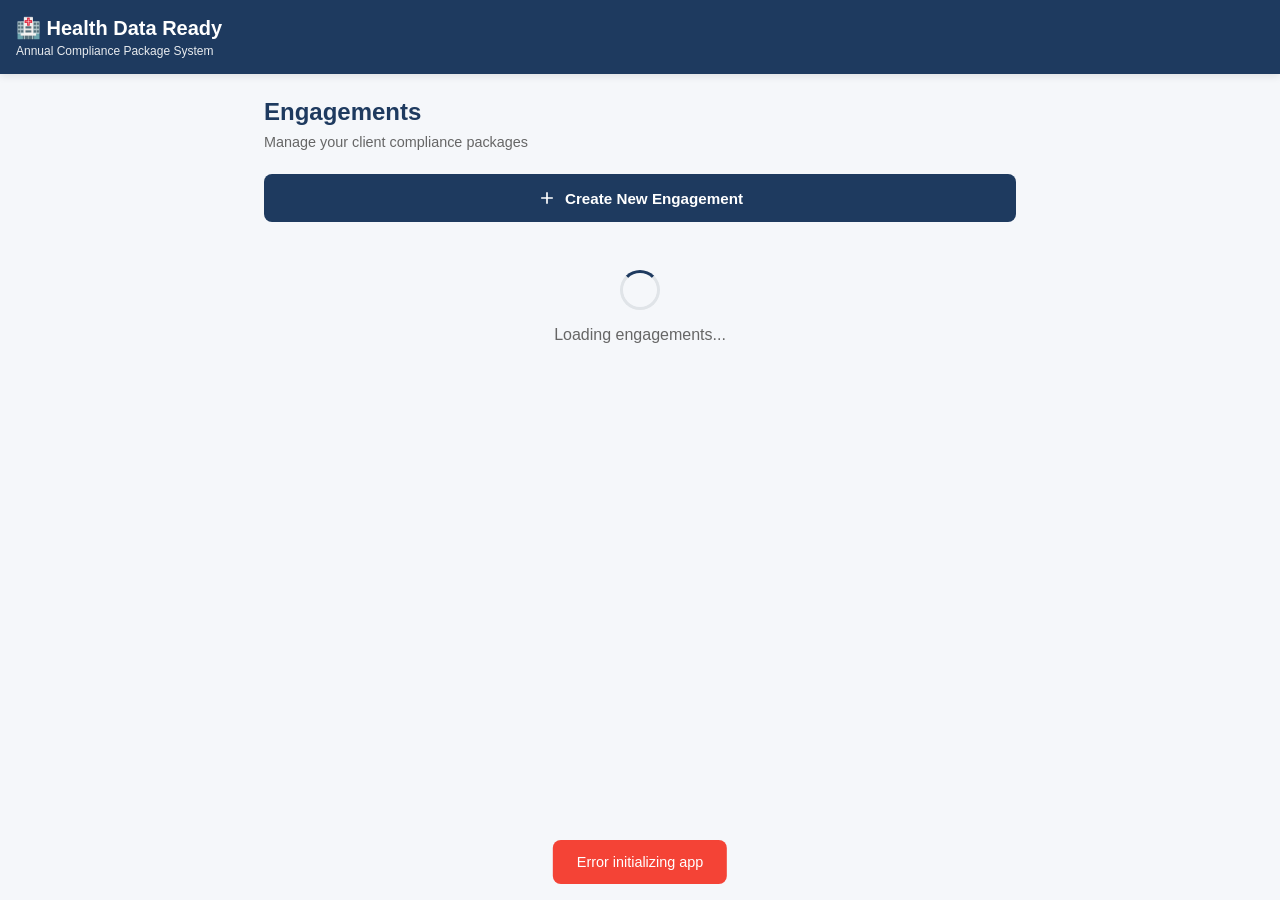
<file: doc-device-inventory.html>
<!DOCTYPE html>
<html lang="en">
<head>
    <meta charset="UTF-8">
    <meta name="viewport" content="width=device-width, initial-scale=1.0, maximum-scale=1.0, user-scalable=no">
    <meta name="theme-color" content="#1e3a5f">
    <title>Device Inventory - Health Data Ready</title>
    <link rel="manifest" href="manifest.json">
    <link rel="stylesheet" href="row-table-styles.css">
    <style>
        :root {
            --primary: #1e3a5f;
            --primary-dark: #2d5a87;
            --accent: #4caf50;
            --warning: #ff9800;
            --danger: #f44336;
            --text: #333;
            --text-light: #666;
            --bg: #f5f7fa;
            --card: #fff;
            --border: #e0e4e8;
            --shadow: 0 2px 8px rgba(0,0,0,0.1);
        }

        * { margin: 0; padding: 0; box-sizing: border-box; -webkit-tap-highlight-color: transparent; }
        body { font-family: -apple-system, BlinkMacSystemFont, 'Segoe UI', Roboto, sans-serif; background: var(--bg); color: var(--text); min-height: 100vh; }

        /* Persistent Engagement Header */
        .engagement-header { background: var(--primary); color: white; padding: 0.75rem 1rem; position: sticky; top: 0; z-index: 100; box-shadow: var(--shadow); }
        .engagement-bar { display: flex; justify-content: space-between; align-items: center; flex-wrap: wrap; gap: 0.5rem; }
        .engagement-info h1 { font-size: 1rem; font-weight: 600; margin-bottom: 0.125rem; }
        .engagement-info p { font-size: 0.75rem; opacity: 0.9; }
        .btn-header { background: rgba(255,255,255,0.15); border: none; color: white; padding: 0.5rem 0.75rem; border-radius: 6px; font-size: 0.8rem; cursor: pointer; display: flex; align-items: center; gap: 0.375rem; }
        .btn-header:hover { background: rgba(255,255,255,0.25); }

        /* Document Layout */
        .doc-layout { display: flex; min-height: calc(100vh - 60px); }
        .sidebar { width: 280px; background: var(--card); border-right: 1px solid var(--border); position: fixed; height: 100%; overflow-y: auto; z-index: 90; transform: translateX(-100%); transition: transform 0.3s ease; }
        .sidebar.open { transform: translateX(0); }
        .sidebar-overlay { position: fixed; top: 0; left: 0; right: 0; bottom: 0; background: rgba(0,0,0,0.5); z-index: 85; display: none; }
        .sidebar-overlay.show { display: block; }
        @media (min-width: 1024px) { .sidebar { transform: translateX(0); position: relative; } .sidebar-overlay { display: none !important; } }

        .sidebar-header { padding: 1rem; border-bottom: 1px solid var(--border); }
        .sidebar-header h2 { font-size: 0.875rem; text-transform: uppercase; letter-spacing: 0.5px; color: var(--text-light); margin-bottom: 0.5rem; }
        .doc-nav { padding: 0.5rem 0; }
        .doc-nav-item { display: flex; align-items: center; padding: 0.75rem 1rem; cursor: pointer; border-left: 3px solid transparent; transition: all 0.2s; gap: 0.75rem; text-decoration: none; color: var(--text); }
        .doc-nav-item:hover { background: var(--bg); }
        .doc-nav-item.active { background: rgba(30, 58, 95, 0.05); border-left-color: var(--primary); }
        .nav-status { width: 8px; height: 8px; border-radius: 50%; flex-shrink: 0; }
        .nav-status.empty { background: var(--border); }
        .nav-status.in-progress { background: var(--warning); }
        .nav-status.complete { background: var(--accent); }

        .main-content { flex: 1; margin-left: 0; padding: 1.5rem; max-width: 900px; }
        @media (min-width: 1024px) { .main-content { margin-left: 280px; } }

        /* Document Header */
        .doc-header { margin-bottom: 1.5rem; }
        .doc-header h2 { font-size: 1.5rem; color: var(--primary); margin-bottom: 0.25rem; }
        .doc-header p { color: var(--text-light); font-size: 0.9rem; }
        .progress-section { display: flex; align-items: center; gap: 1rem; margin-top: 1rem; padding: 0.75rem 1rem; background: var(--card); border-radius: 8px; border: 1px solid var(--border); }
        .progress-bar { flex: 1; height: 8px; background: var(--border); border-radius: 4px; overflow: hidden; }
        .progress-fill { height: 100%; background: var(--accent); border-radius: 4px; transition: width 0.3s ease; }
        .progress-text { font-size: 0.875rem; font-weight: 600; color: var(--primary); min-width: 40px; text-align: right; }

        /* Form Sections */
        .form-section { background: var(--card); border: 1px solid var(--border); border-radius: 12px; padding: 1.25rem; margin-bottom: 1.5rem; }
        .section-title { font-size: 1.1rem; font-weight: 600; color: var(--primary); margin-bottom: 0.5rem; }
        .section-desc { color: var(--text-light); font-size: 0.9rem; margin-bottom: 1rem; }

        .form-group { margin-bottom: 1rem; }
        .form-group label { display: block; font-size: 0.875rem; font-weight: 500; margin-bottom: 0.375rem; color: var(--text); }
        .form-group input, .form-group select, .form-group textarea { width: 100%; padding: 0.625rem 0.875rem; border: 1px solid var(--border); border-radius: 8px; font-size: 0.9rem; background: var(--bg); }
        .form-group input:focus, .form-group select:focus, .form-group textarea:focus { outline: none; border-color: var(--primary); background: var(--card); }
        .form-row { display: grid; grid-template-columns: 1fr 1fr; gap: 1rem; }
        @media (max-width: 640px) { .form-row { grid-template-columns: 1fr; } }

        /* Row Table Container */
        .row-table-container { margin-top: 1rem; }

        /* Save Status */
        .save-status { position: fixed; bottom: 1rem; right: 1rem; padding: 0.625rem 1rem; background: var(--text); color: white; border-radius: 8px; font-size: 0.875rem; opacity: 0; transition: opacity 0.3s; z-index: 200; }
        .save-status.show { opacity: 1; }
        .save-status.saved { background: var(--accent); }

        /* Navigation Buttons */
        .doc-nav-buttons { display: flex; justify-content: space-between; margin-top: 2rem; padding-top: 1.5rem; border-top: 1px solid var(--border); }
        .btn { display: inline-flex; align-items: center; gap: 0.5rem; padding: 0.75rem 1.25rem; border-radius: 8px; font-size: 0.9rem; font-weight: 600; cursor: pointer; border: none; text-decoration: none; }
        .btn-secondary { background: var(--bg); color: var(--primary); border: 1px solid var(--border); }
        .btn-primary { background: var(--primary); color: white; }

        .menu-btn { display: flex; align-items: center; gap: 0.5rem; background: none; border: none; color: white; font-size: 0.875rem; cursor: pointer; padding: 0.5rem; }
        @media (min-width: 1024px) { .menu-btn { display: none; } }
    </style>
</head>
<body>
    <!-- Engagement Header -->
    <header class="engagement-header">
        <div class="engagement-bar">
            <div style="display: flex; align-items: center; gap: 1rem;">
                <button class="menu-btn" onclick="toggleSidebar()">
                    <svg width="20" height="20" viewBox="0 0 24 24" fill="none" stroke="currentColor" stroke-width="2"><line x1="3" y1="6" x2="21" y2="6"></line><line x1="3" y1="12" x2="21" y2="12"></line><line x1="3" y1="18" x2="21" y2="18"></line></svg>
                </button>
                <div class="engagement-info">
                    <h1 id="client-name">Loading...</h1>
                    <p id="engagement-meta">Ref: <span id="ref-num">-</span></p>
                </div>
            </div>
            <div style="display: flex; gap: 0.5rem;">
                <button class="btn-header" onclick="backToWorkspace()">Back to Workspace</button>
            </div>
        </div>
    </header>

    <!-- Sidebar -->
    <div class="sidebar-overlay" id="sidebarOverlay" onclick="toggleSidebar()"></div>
    <aside class="sidebar" id="sidebar">
        <div class="sidebar-header"><h2>Annual Compliance Package</h2></div>
        <nav class="doc-nav" id="docNav"></nav>
    </aside>

    <!-- Main Content -->
    <main class="main-content">
        <div class="doc-header">
            <h2>Device Inventory</h2>
            <p>Systems and devices that process, store, or transmit health data</p>
            <div class="progress-section">
                <div class="progress-bar"><div class="progress-fill" id="docProgress" style="width: 0%"></div></div>
                <span class="progress-text" id="progressText">0%</span>
            </div>
        </div>

        <!-- Section 1: Overview -->
        <div class="form-section">
            <h3 class="section-title">Inventory Overview</h3>
            <p class="section-desc">Provide context about the device's environment and scope</p>
            <div class="form-group">
                <label for="overview-scope">Scope of Inventory</label>
                <textarea id="overview-scope" rows="3" placeholder="Describe what systems are included in this inventory and any exclusions..."></textarea>
            </div>
            <div class="form-row">
                <div class="form-group">
                    <label for="overview-count">Estimated Total Devices</label>
                    <input type="number" id="overview-count" placeholder="e.g., 25">
                </div>
                <div class="form-group">
                    <label for="overview-date">Inventory Date</label>
                    <input type="date" id="overview-date">
                </div>
            </div>
        </div>

        <!-- Section 2: Device Table -->
        <div class="form-section">
            <h3 class="section-title">Device Inventory Table</h3>
            <p class="section-desc">List all devices, systems, and software that handle health data</p>
            <div id="device-table-container"></div>
        </div>

        <!-- Section 3: Cloud Services -->
        <div class="form-section">
            <h3 class="section-title">Cloud Services & Third-Party Systems</h3>
            <p class="section-desc">Cloud platforms and SaaS tools that store or process health data</p>
            <div id="cloud-table-container"></div>
        </div>

        <!-- Section 4: Network Summary -->
        <div class="form-section">
            <h3 class="section-title">Network Environment</h3>
            <div class="form-row">
                <div class="form-group">
                    <label for="network-type">Network Type</label>
                    <select id="network-type">
                        <option value="">Select...</option>
                        <option value="office">Office/Clinic Network</option>
                        <option value="home">Home Office</option>
                        <option value="hybrid">Hybrid (Office + Remote)</option>
                        <option value="cloud">Cloud-Based Only</option>
                    </select>
                </div>
                <div class="form-group">
                    <label for="wifi-secure">Wi-Fi Security</label>
                    <select id="wifi-secure">
                        <option value="">Select...</option>
                        <option value="wpa3">WPA3 Enterprise</option>
                        <option value="wpa2">WPA2 Personal</option>
                        <option value="wpa2-enterprise">WPA2 Enterprise</option>
                        <option value="unsecured">Unsecured/Guest</option>
                    </select>
                </div>
            </div>
            <div class="form-group">
                <label for="network-notes">Additional Network Notes</label>
                <textarea id="network-notes" rows="2" placeholder="VPN usage, guest networks, IoT separation..."></textarea>
            </div>
        </div>

        <!-- Section 5: Attestation -->
        <div class="form-section">
            <h3 class="section-title">Attestation</h3>
            <div class="form-group">
                <label style="display: flex; align-items: flex-start; gap: 0.5rem; cursor: pointer;">
                    <input type="checkbox" id="attestation-complete" style="margin-top: 0.25rem;">
                    <span>I certify that this inventory accurately reflects all devices and systems that process, store, or transmit consumer health data for this organization.</span>
                </label>
            </div>
            <div class="form-row" id="attestation-details" style="display: none;">
                <div class="form-group">
                    <label for="attest-name">Name</label>
                    <input type="text" id="attest-name" placeholder="Your name">
                </div>
                <div class="form-group">
                    <label for="attest-date">Date</label>
                    <input type="date" id="attest-date">
                </div>
            </div>
        </div>

        <!-- Navigation -->
        <div class="doc-nav-buttons">
            <a href="workspace.html" class="btn btn-secondary">← Back to Workspace</a>
            <a href="doc-vulnerability.html" class="btn btn-primary">Next: Vulnerability Assessment →</a>
        </div>
    </main>

    <div class="save-status" id="saveStatus">Saving...</div>

    <script src="data-model.js"></script>
    <script src="row-table-engine.js"></script>
    <script>
        // Document configuration
        const DOC_ID = 'device-inventory';
        const DOCUMENTS = [
            { id: 'overview', name: 'Overview', required: true },
            { id: 'device-inventory', name: 'Device Inventory', required: true },
            { id: 'vulnerability', name: 'Vulnerability Assessment', required: true },
            { id: 'mhmd', name: 'MHMD Compliance', required: true },
            { id: 'remediation', name: 'Remediation Plan', required: true },
            { id: 'hipaa', name: 'HIPAA Attestation', required: true },
            { id: 'data-inventory', name: 'Data Inventory', required: true },
            { id: 'incident', name: 'Incident Response', required: false },
            { id: 'staff', name: 'Staff Awareness', required: true },
            { id: 'annual-summary', name: 'Annual Summary', required: true }
        ];

        let currentEngagement = null;
        let deviceTable, cloudTable;

        // Initialize
        document.addEventListener('DOMContentLoaded', async () => {
            await loadEngagement();
            initNavigation();
            initTables();
            initAutosave();
            loadDraftData();
        });

        async function loadEngagement() {
            const stored = sessionStorage.getItem('currentEngagement');
            if (!stored) { window.location.href = 'engagement.html'; return; }
            currentEngagement = JSON.parse(stored);
            document.getElementById('client-name').textContent = currentEngagement.clientName;
            document.getElementById('ref-num').textContent = currentEngagement.referenceNumber;
        }

        function initNavigation() {
            const nav = document.getElementById('docNav');
            nav.innerHTML = DOCUMENTS.map(doc => `
                <a href="doc-${doc.id}.html" class="doc-nav-item ${doc.id === DOC_ID ? 'active' : ''}">
                    <div class="nav-status ${doc.status || 'empty'}"></div>
                    <span>${doc.name}</span>
                </a>
            `).join('');
        }

        function initTables() {
            // Device Inventory Table
            deviceTable = createRowTable('device-table-container', {
                type: 'device',
                title: 'Devices',
                description: 'Add computers, servers, mobile devices, IoT devices, and other equipment',
                columns: [
                    { key: 'name', label: 'Device Name', required: true, placeholder: 'e.g., Main Office Desktop' },
                    { key: 'category', label: 'Category', type: 'select', required: true, options: [
                        { value: 'desktop', label: 'Desktop Computer' },
                        { value: 'laptop', label: 'Laptop' },
                        { value: 'server', label: 'Server' },
                        { value: 'tablet', label: 'Tablet/iPad' },
                        { value: 'phone', label: 'Mobile Phone' },
                        { value: 'printer', label: 'Printer/Scanner' },
                        { value: 'router', label: 'Router/Switch' },
                        { value: 'iot', label: 'IoT Device' },
                        { value: 'other', label: 'Other' }
                    ]},
                    { key: 'os', label: 'OS/Version', placeholder: 'e.g., Windows 11, iOS 17' },
                    { key: 'purpose', label: 'Primary Purpose', placeholder: 'e.g., Patient records, Email' },
                    { key: 'healthData', label: 'Health Data?', type: 'checkbox' },
                    { key: 'encryption', label: 'Encrypted?', type: 'checkbox' }
                ],
                onSave: () => { saveDraft(); updateProgress(); }
            });

            // Cloud Services Table
            cloudTable = createRowTable('cloud-table-container', {
                type: 'cloud',
                title: 'Cloud Services',
                description: 'Add SaaS platforms, cloud storage, and hosted services',
                columns: [
                    { key: 'service', label: 'Service Name', required: true, placeholder: 'e.g., Google Workspace' },
                    { key: 'provider', label: 'Provider', placeholder: 'e.g., Google, Microsoft' },
                    { key: 'purpose', label: 'Purpose', placeholder: 'e.g., Email, File storage' },
                    { key: 'healthData', label: 'Health Data?', type: 'checkbox' },
                    { key: 'baaSigned', label: 'BAA Signed?', type: 'checkbox' },
                    { key: 'users', label: '# Users', type: 'number' }
                ],
                onSave: () => { saveDraft(); updateProgress(); }
            });

            // Set default date
            document.getElementById('overview-date').value = new Date().toISOString().split('T')[0];
        }

        function initAutosave() {
            const inputs = document.querySelectorAll('input, select, textarea');
            inputs.forEach(input => {
                input.addEventListener('blur', saveDraft);
                input.addEventListener('change', saveDraft);
            });

            document.getElementById('attestation-complete').addEventListener('change', function() {
                document.getElementById('attestation-details').style.display = this.checked ? 'grid' : 'none';
                if (this.checked) {
                    document.getElementById('attest-date').value = new Date().toISOString().split('T')[0];
                }
                saveDraft();
                updateProgress();
            });
        }

        async function saveDraft() {
            const status = document.getElementById('saveStatus');
            status.textContent = 'Saving...';
            status.classList.add('show');

            const data = {
                overview: {
                    scope: document.getElementById('overview-scope').value,
                    count: document.getElementById('overview-count').value,
                    date: document.getElementById('overview-date').value
                },
                devices: deviceTable.getAllRows(),
                cloud: cloudTable.getAllRows(),
                network: {
                    type: document.getElementById('network-type').value,
                    wifi: document.getElementById('wifi-secure').value,
                    notes: document.getElementById('network-notes').value
                },
                attestation: {
                    complete: document.getElementById('attestation-complete').checked,
                    name: document.getElementById('attest-name').value,
                    date: document.getElementById('attest-date').value
                },
                savedAt: new Date().toISOString()
            };

            await dataModel.saveDraft(currentEngagement.id, DOC_ID, data);

            status.textContent = 'Saved';
            status.classList.add('saved');
            setTimeout(() => status.classList.remove('show', 'saved'), 1500);
        }

        async function loadDraftData() {
            const draft = await dataModel.loadDraft(currentEngagement.id, DOC_ID);
            if (!draft) return;

            const data = draft.data;

            // Overview
            if (data.overview) {
                document.getElementById('overview-scope').value = data.overview.scope || '';
                document.getElementById('overview-count').value = data.overview.count || '';
                document.getElementById('overview-date').value = data.overview.date || '';
            }

            // Tables
            if (data.devices) deviceTable.setRows(data.devices);
            if (data.cloud) cloudTable.setRows(data.cloud);

            // Network
            if (data.network) {
                document.getElementById('network-type').value = data.network.type || '';
                document.getElementById('wifi-secure').value = data.network.wifi || '';
                document.getElementById('network-notes').value = data.network.notes || '';
            }

            // Attestation
            if (data.attestation) {
                document.getElementById('attestation-complete').checked = data.attestation.complete || false;
                document.getElementById('attest-name').value = data.attestation.name || '';
                document.getElementById('attest-date').value = data.attestation.date || '';
                if (data.attestation.complete) {
                    document.getElementById('attestation-details').style.display = 'grid';
                }
            }

            updateProgress();
        }

        function updateProgress() {
            let completed = 0;
            let total = 7; // overview + device table (any rows) + cloud + network fields + attestation

            // Overview
            if (document.getElementById('overview-scope').value.trim()) completed++;
            if (document.getElementById('overview-count').value) completed++;

            // Tables
            if (deviceTable.getAllRows().length > 0) completed++;
            if (cloudTable.getAllRows().length > 0) completed++;

            // Network
            if (document.getElementById('network-type').value) completed++;
            if (document.getElementById('wifi-secure').value) completed++;

            // Attestation
            if (document.getElementById('attestation-complete').checked) completed++;

            const percent = Math.round((completed / total) * 100);
            document.getElementById('docProgress').style.width = percent + '%';
            document.getElementById('progressText').textContent = percent + '%';
        }

        function toggleSidebar() {
            document.getElementById('sidebar').classList.toggle('open');
            document.getElementById('sidebarOverlay').classList.toggle('show');
        }

        function backToWorkspace() {
            window.location.href = 'workspace.html';
        }
    </script>
</body>
</html>
</file>
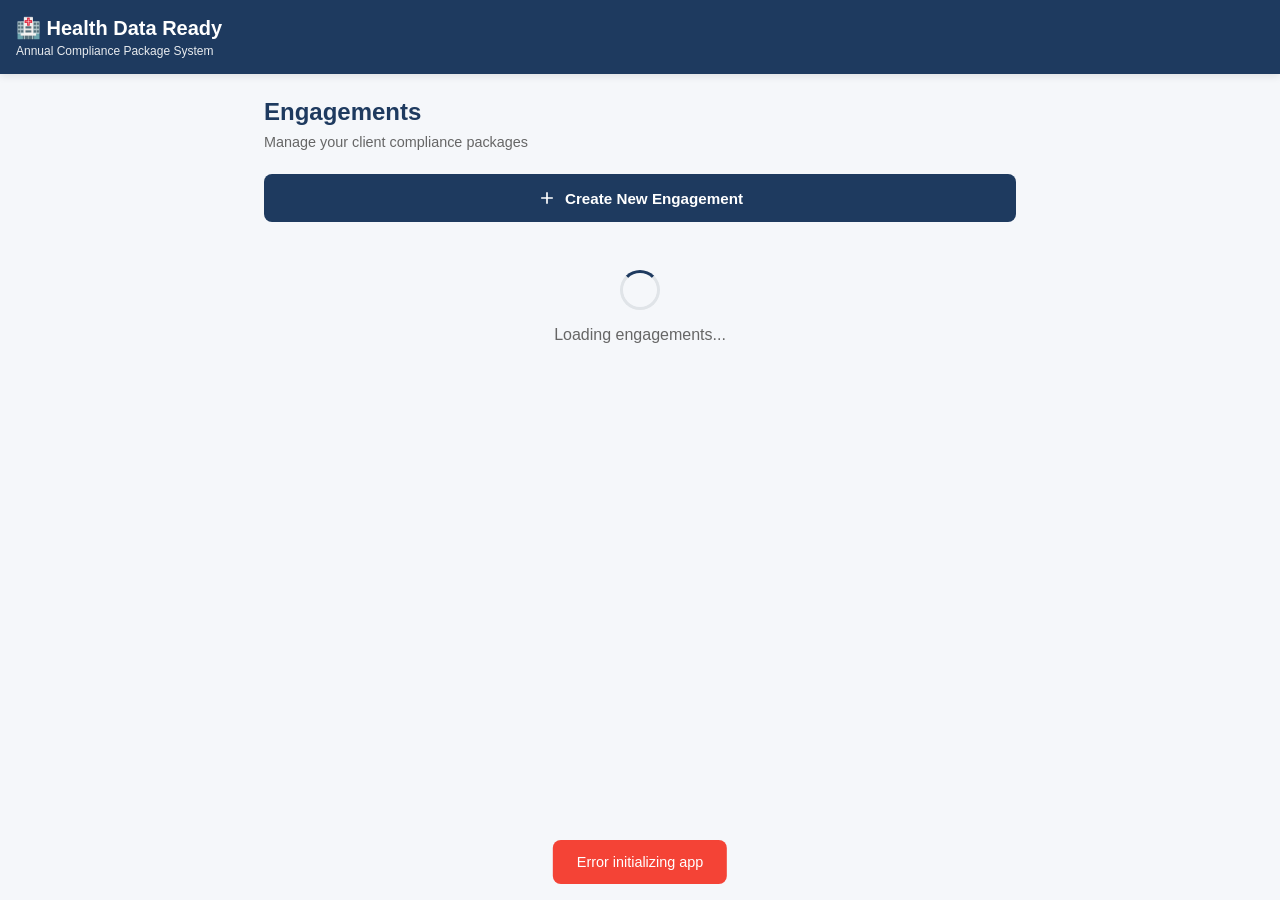
<file: doc-vulnerability.html>
<!DOCTYPE html>
<html lang="en">
<head>
    <meta charset="UTF-8">
    <meta name="viewport" content="width=device-width, initial-scale=1.0, maximum-scale=1.0, user-scalable=no">
    <meta name="theme-color" content="#1e3a5f">
    <title>Vulnerability Assessment - Health Data Ready</title>
    <link rel="manifest" href="manifest.json">
    <link rel="stylesheet" href="row-table-styles.css">
    <style>
        :root {
            --primary: #1e3a5f;
            --primary-dark: #2d5a87;
            --accent: #4caf50;
            --warning: #ff9800;
            --danger: #f44336;
            --text: #333;
            --text-light: #666;
            --bg: #f5f7fa;
            --card: #fff;
            --border: #e0e4e8;
            --shadow: 0 2px 8px rgba(0,0,0,0.1);
        }

        * { margin: 0; padding: 0; box-sizing: border-box; -webkit-tap-highlight-color: transparent; }
        body { font-family: -apple-system, BlinkMacSystemFont, 'Segoe UI', Roboto, sans-serif; background: var(--bg); color: var(--text); min-height: 100vh; }

        /* Persistent Engagement Header */
        .engagement-header { background: var(--primary); color: white; padding: 0.75rem 1rem; position: sticky; top: 0; z-index: 100; box-shadow: var(--shadow); }
        .engagement-bar { display: flex; justify-content: space-between; align-items: center; flex-wrap: wrap; gap: 0.5rem; }
        .engagement-info h1 { font-size: 1rem; font-weight: 600; margin-bottom: 0.125rem; }
        .engagement-info p { font-size: 0.75rem; opacity: 0.9; }
        .btn-header { background: rgba(255,255,255,0.15); border: none; color: white; padding: 0.5rem 0.75rem; border-radius: 6px; font-size: 0.8rem; cursor: pointer; display: flex; align-items: center; gap: 0.375rem; }
        .btn-header:hover { background: rgba(255,255,255,0.25); }

        /* Document Layout */
        .doc-layout { display: flex; min-height: calc(100vh - 60px); }
        .sidebar { width: 280px; background: var(--card); border-right: 1px solid var(--border); position: fixed; height: 100%; overflow-y: auto; z-index: 90; transform: translateX(-100%); transition: transform 0.3s ease; }
        .sidebar.open { transform: translateX(0); }
        .sidebar-overlay { position: fixed; top: 0; left: 0; right: 0; bottom: 0; background: rgba(0,0,0,0.5); z-index: 85; display: none; }
        .sidebar-overlay.show { display: block; }
        @media (min-width: 1024px) { .sidebar { transform: translateX(0); position: relative; } .sidebar-overlay { display: none !important; } }

        .sidebar-header { padding: 1rem; border-bottom: 1px solid var(--border); }
        .sidebar-header h2 { font-size: 0.875rem; text-transform: uppercase; letter-spacing: 0.5px; color: var(--text-light); margin-bottom: 0.5rem; }
        .doc-nav { padding: 0.5rem 0; }
        .doc-nav-item { display: flex; align-items: center; padding: 0.75rem 1rem; cursor: pointer; border-left: 3px solid transparent; transition: all 0.2s; gap: 0.75rem; text-decoration: none; color: var(--text); }
        .doc-nav-item:hover { background: var(--bg); }
        .doc-nav-item.active { background: rgba(30, 58, 95, 0.05); border-left-color: var(--primary); }
        .nav-status { width: 8px; height: 8px; border-radius: 50%; flex-shrink: 0; background: var(--border); }
        .nav-status.in-progress { background: var(--warning); }
        .nav-status.complete { background: var(--accent); }

        .main-content { flex: 1; margin-left: 0; padding: 1.5rem; max-width: 900px; }
        @media (min-width: 1024px) { .main-content { margin-left: 280px; } }

        /* Document Header */
        .doc-header { margin-bottom: 1.5rem; }
        .doc-header h2 { font-size: 1.5rem; color: var(--primary); margin-bottom: 0.25rem; }
        .doc-header p { color: var(--text-light); font-size: 0.9rem; }
        .progress-section { display: flex; align-items: center; gap: 1rem; margin-top: 1rem; padding: 0.75rem 1rem; background: var(--card); border-radius: 8px; border: 1px solid var(--border); }
        .progress-bar { flex: 1; height: 8px; background: var(--border); border-radius: 4px; overflow: hidden; }
        .progress-fill { height: 100%; background: var(--accent); border-radius: 4px; transition: width 0.3s ease; }
        .progress-text { font-size: 0.875rem; font-weight: 600; color: var(--primary); min-width: 40px; text-align: right; }

        /* Risk Summary */
        .risk-summary { display: grid; grid-template-columns: repeat(4, 1fr); gap: 1rem; margin-bottom: 1.5rem; }
        @media (max-width: 640px) { .risk-summary { grid-template-columns: repeat(2, 1fr); } }
        
        .risk-card { background: var(--card); border: 1px solid var(--border); border-radius: 10px; padding: 1rem; text-align: center; }
        .risk-card.critical { border-color: var(--danger); background: rgba(244, 67, 54, 0.05); }
        .risk-card.high { border-color: #ff5722; background: rgba(255, 87, 34, 0.05); }
        .risk-card.medium { border-color: var(--warning); background: rgba(255, 152, 0, 0.05); }
        .risk-card.low { border-color: var(--accent); background: rgba(76, 175, 80, 0.05); }
        .risk-count { font-size: 2rem; font-weight: 700; margin-bottom: 0.25rem; }
        .risk-card.critical .risk-count { color: var(--danger); }
        .risk-card.high .risk-count { color: #ff5722; }
        .risk-card.medium .risk-count { color: var(--warning); }
        .risk-card.low .risk-count { color: var(--accent); }
        .risk-label { font-size: 0.8rem; color: var(--text-light); }

        /* Form Sections */
        .form-section { background: var(--card); border: 1px solid var(--border); border-radius: 12px; padding: 1.25rem; margin-bottom: 1.5rem; }
        .section-title { font-size: 1.1rem; font-weight: 600; color: var(--primary); margin-bottom: 0.5rem; }
        .section-desc { color: var(--text-light); font-size: 0.9rem; margin-bottom: 1rem; }

        .form-group { margin-bottom: 1rem; }
        .form-group label { display: block; font-size: 0.875rem; font-weight: 500; margin-bottom: 0.375rem; color: var(--text); }
        .form-group input, .form-group select, .form-group textarea { width: 100%; padding: 0.625rem 0.875rem; border: 1px solid var(--border); border-radius: 8px; font-size: 0.9rem; background: var(--bg); }
        .form-group input:focus, .form-group select:focus, .form-group textarea:focus { outline: none; border-color: var(--primary); background: var(--card); }

        /* Severity Badge */
        .severity-select { display: flex; gap: 0.5rem; flex-wrap: wrap; }
        .severity-option { padding: 0.5rem 1rem; border: 2px solid var(--border); border-radius: 20px; cursor: pointer; font-size: 0.8rem; font-weight: 500; transition: all 0.2s; }
        .severity-option.critical { border-color: var(--danger); color: var(--danger); }
        .severity-option.critical.active { background: var(--danger); color: white; }
        .severity-option.high { border-color: #ff5722; color: #ff5722; }
        .severity-option.high.active { background: #ff5722; color: white; }
        .severity-option.medium { border-color: var(--warning); color: var(--warning); }
        .severity-option.medium.active { background: var(--warning); color: white; }
        .severity-option.low { border-color: var(--accent); color: var(--accent); }
        .severity-option.low.active { background: var(--accent); color: white; }

        /* Save Status */
        .save-status { position: fixed; bottom: 1rem; right: 1rem; padding: 0.625rem 1rem; background: var(--text); color: white; border-radius: 8px; font-size: 0.875rem; opacity: 0; transition: opacity 0.3s; z-index: 200; }
        .save-status.show { opacity: 1; }
        .save-status.saved { background: var(--accent); }

        /* Navigation Buttons */
        .doc-nav-buttons { display: flex; justify-content: space-between; margin-top: 2rem; padding-top: 1.5rem; border-top: 1px solid var(--border); }
        .btn { display: inline-flex; align-items: center; gap: 0.5rem; padding: 0.75rem 1.25rem; border-radius: 8px; font-size: 0.9rem; font-weight: 600; cursor: pointer; border: none; text-decoration: none; }
        .btn-secondary { background: var(--bg); color: var(--primary); border: 1px solid var(--border); }
        .btn-primary { background: var(--primary); color: white; }

        .menu-btn { display: flex; align-items: center; gap: 0.5rem; background: none; border: none; color: white; font-size: 0.875rem; cursor: pointer; padding: 0.5rem; }
        @media (min-width: 1024px) { .menu-btn { display: none; } }
    </style>
</head>
<body>
    <!-- Engagement Header -->
    <header class="engagement-header">
        <div class="engagement-bar">
            <div style="display: flex; align-items: center; gap: 1rem;">
                <button class="menu-btn" onclick="toggleSidebar()">
                    <svg width="20" height="20" viewBox="0 0 24 24" fill="none" stroke="currentColor" stroke-width="2"><line x1="3" y1="6" x2="21" y2="6"></line><line x1="3" y1="12" x2="21" y2="12"></line><line x1="3" y1="18" x2="21" y2="18"></line></svg>
                </button>
                <div class="engagement-info">
                    <h1 id="client-name">Loading...</h1>
                    <p id="engagement-meta">Ref: <span id="ref-num">-</span></p>
                </div>
            </div>
            <div style="display: flex; gap: 0.5rem;">
                <button class="btn-header" onclick="backToWorkspace()">Back to Workspace</button>
            </div>
        </div>
    </header>

    <!-- Sidebar -->
    <div class="sidebar-overlay" id="sidebarOverlay" onclick="toggleSidebar()"></div>
    <aside class="sidebar" id="sidebar">
        <div class="sidebar-header"><h2>Annual Compliance Package</h2></div>
        <nav class="doc-nav" id="docNav"></nav>
    </aside>

    <!-- Main Content -->
    <main class="main-content">
        <div class="doc-header">
            <h2>Vulnerability Assessment</h2>
            <p>Security weaknesses, risks, and required controls</p>
            <div class="progress-section">
                <div class="progress-bar"><div class="progress-fill" id="docProgress" style="width: 0%"></div></div>
                <span class="progress-text" id="progressText">0%</span>
            </div>
        </div>

        <!-- Risk Summary Cards -->
        <div class="risk-summary">
            <div class="risk-card critical">
                <div class="risk-count" id="count-critical">0</div>
                <div class="risk-label">Critical</div>
            </div>
            <div class="risk-card high">
                <div class="risk-count" id="count-high">0</div>
                <div class="risk-label">High</div>
            </div>
            <div class="risk-card medium">
                <div class="risk-count" id="count-medium">0</div>
                <div class="risk-label">Medium</div>
            </div>
            <div class="risk-card low">
                <div class="risk-count" id="count-low">0</div>
                <div class="risk-label">Low</div>
            </div>
        </div>

        <!-- Section 1: Assessment Method -->
        <div class="form-section">
            <h3 class="section-title">Assessment Methodology</h3>
            <div class="form-group">
                <label for="method-type">Assessment Type</label>
                <select id="method-type">
                    <option value="">Select...</option>
                    <option value="self">Self-Assessment</option>
                    <option value="internal">Internal IT Review</option>
                    <option value="external">External Security Audit</option>
                    <option value="scan">Automated Vulnerability Scan</option>
                    <option value="mixed">Mixed Methods</option>
                </select>
            </div>
            <div class="form-group">
                <label for="method-scope">Scope of Assessment</label>
                <textarea id="method-scope" rows="2" placeholder="What systems, networks, and data were reviewed?"></textarea>
            </div>
            <div class="form-row">
                <div class="form-group">
                    <label for="assessment-date">Assessment Date</label>
                    <input type="date" id="assessment-date">
                </div>
                <div class="form-group">
                    <label for="assessor-name">Assessor Name</label>
                    <input type="text" id="assessor-name" placeholder="Who performed the assessment?">
                </div>
            </div>
        </div>

        <!-- Section 2: Findings Table -->
        <div class="form-section">
            <h3 class="section-title">Security Findings</h3>
            <p class="section-desc">Record each vulnerability or security weakness identified</p>
            <div id="findings-table-container"></div>
        </div>

        <!-- Section 3: Risk Summary -->
        <div class="form-section">
            <h3 class="section-title">Executive Summary</h3>
            <div class="form-group">
                <label for="exec-summary">Overall Risk Posture</label>
                <textarea id="exec-summary" rows="3" placeholder="Summarize the organization's overall security posture and key risks..."></textarea>
            </div>
            <div class="form-group">
                <label for="priorities">Immediate Priorities</label>
                <textarea id="priorities" rows="2" placeholder="List the most critical items requiring immediate attention..."></textarea>
            </div>
        </div>

        <!-- Navigation -->
        <div class="doc-nav-buttons">
            <a href="doc-device-inventory.html" class="btn btn-secondary">← Device Inventory</a>
            <a href="doc-mhmd.html" class="btn btn-primary">Next: MHMD Compliance →</a>
        </div>
    </main>

    <div class="save-status" id="saveStatus">Saving...</div>

    <script src="data-model.js"></script>
    <script src="row-table-engine.js"></script>
    <script>
        const DOC_ID = 'vulnerability';
        const DOCUMENTS = [
            { id: 'overview', name: 'Overview' },
            { id: 'device-inventory', name: 'Device Inventory' },
            { id: 'vulnerability', name: 'Vulnerability Assessment' },
            { id: 'mhmd', name: 'MHMD Compliance' },
            { id: 'remediation', name: 'Remediation Plan' },
            { id: 'hipaa', name: 'HIPAA Attestation' },
            { id: 'data-inventory', name: 'Data Inventory' },
            { id: 'incident', name: 'Incident Response' },
            { id: 'staff', name: 'Staff Awareness' },
            { id: 'annual-summary', name: 'Annual Summary' }
        ];

        let currentEngagement = null;
        let findingsTable;

        document.addEventListener('DOMContentLoaded', async () => {
            await loadEngagement();
            initNavigation();
            initTables();
            initAutosave();
            loadDraftData();
        });

        async function loadEngagement() {
            const stored = sessionStorage.getItem('currentEngagement');
            if (!stored) { window.location.href = 'engagement.html'; return; }
            currentEngagement = JSON.parse(stored);
            document.getElementById('client-name').textContent = currentEngagement.clientName;
            document.getElementById('ref-num').textContent = currentEngagement.referenceNumber;
        }

        function initNavigation() {
            const nav = document.getElementById('docNav');
            nav.innerHTML = DOCUMENTS.map(doc => `
                <a href="doc-${doc.id}.html" class="doc-nav-item ${doc.id === DOC_ID ? 'active' : ''}">
                    <div class="nav-status"></div>
                    <span>${doc.name}</span>
                </a>
            `).join('');
        }

        function initTables() {
            findingsTable = createRowTable('findings-table-container', {
                type: 'finding',
                title: 'Findings',
                description: 'Document each security vulnerability or weakness',
                columns: [
                    { key: 'description', label: 'Finding Description', type: 'textarea', required: true, placeholder: 'Describe the vulnerability...' },
                    { key: 'severity', label: 'Severity', type: 'select', required: true, options: [
                        { value: 'critical', label: 'Critical' },
                        { value: 'high', label: 'High' },
                        { value: 'medium', label: 'Medium' },
                        { value: 'low', label: 'Low' }
                    ]},
                    { key: 'category', label: 'Category', type: 'select', options: [
                        { value: 'access', label: 'Access Control' },
                        { value: 'encryption', label: 'Encryption' },
                        { value: 'network', label: 'Network Security' },
                        { value: 'malware', label: 'Malware/AV' },
                        { value: 'patching', label: 'Patching/Updates' },
                        { value: 'backup', label: 'Backup/Recovery' },
                        { value: 'physical', label: 'Physical Security' },
                        { value: 'policy', label: 'Policy/Procedure' },
                        { value: 'training', label: 'Training/Awareness' },
                        { value: 'other', label: 'Other' }
                    ]},
                    { key: 'affectedSystem', label: 'Affected System', placeholder: 'Device/system name' },
                    { key: 'remediationRef', label: 'Remediation #', placeholder: 'e.g., REM-001' }
                ],
                onSave: () => { saveDraft(); updateRiskCounts(); updateProgress(); }
            });

            document.getElementById('assessment-date').value = new Date().toISOString().split('T')[0];
        }

        function initAutosave() {
            const inputs = document.querySelectorAll('input, select, textarea');
            inputs.forEach(input => {
                input.addEventListener('blur', saveDraft);
                input.addEventListener('change', saveDraft);
            });
        }

        async function saveDraft() {
            const status = document.getElementById('saveStatus');
            status.textContent = 'Saving...';
            status.classList.add('show');

            const data = {
                methodology: {
                    type: document.getElementById('method-type').value,
                    scope: document.getElementById('method-scope').value,
                    date: document.getElementById('assessment-date').value,
                    assessor: document.getElementById('assessor-name').value
                },
                findings: findingsTable.getAllRows(),
                summary: {
                    exec: document.getElementById('exec-summary').value,
                    priorities: document.getElementById('priorities').value
                },
                savedAt: new Date().toISOString()
            };

            await dataModel.saveDraft(currentEngagement.id, DOC_ID, data);

            status.textContent = 'Saved';
            status.classList.add('saved');
            setTimeout(() => status.classList.remove('show', 'saved'), 1500);
        }

        async function loadDraftData() {
            const draft = await dataModel.loadDraft(currentEngagement.id, DOC_ID);
            if (!draft) return;

            const data = draft.data;

            if (data.methodology) {
                document.getElementById('method-type').value = data.methodology.type || '';
                document.getElementById('method-scope').value = data.methodology.scope || '';
                document.getElementById('assessment-date').value = data.methodology.date || '';
                document.getElementById('assessor-name').value = data.methodology.assessor || '';
            }

            if (data.findings) {
                findingsTable.setRows(data.findings);
                updateRiskCounts();
            }

            if (data.summary) {
                document.getElementById('exec-summary').value = data.summary.exec || '';
                document.getElementById('priorities').value = data.summary.priorities || '';
            }

            updateProgress();
        }

        function updateRiskCounts() {
            const rows = findingsTable.getAllRows();
            const counts = { critical: 0, high: 0, medium: 0, low: 0 };
            
            rows.forEach(row => {
                if (counts[row.severity] !== undefined) {
                    counts[row.severity]++;
                }
            });

            document.getElementById('count-critical').textContent = counts.critical;
            document.getElementById('count-high').textContent = counts.high;
            document.getElementById('count-medium').textContent = counts.medium;
            document.getElementById('count-low').textContent = counts.low;
        }

        function updateProgress() {
            let completed = 0;
            let total = 4;

            if (document.getElementById('method-type').value) completed++;
            if (document.getElementById('method-scope').value.trim()) completed++;
            if (findingsTable.getAllRows().length > 0) completed++;
            if (document.getElementById('exec-summary').value.trim()) completed++;

            const percent = Math.round((completed / total) * 100);
            document.getElementById('docProgress').style.width = percent + '%';
            document.getElementById('progressText').textContent = percent + '%';
        }

        function toggleSidebar() {
            document.getElementById('sidebar').classList.toggle('open');
            document.getElementById('sidebarOverlay').classList.toggle('show');
        }

        function backToWorkspace() {
            window.location.href = 'workspace.html';
        }
    </script>
</body>
</html>
</file>
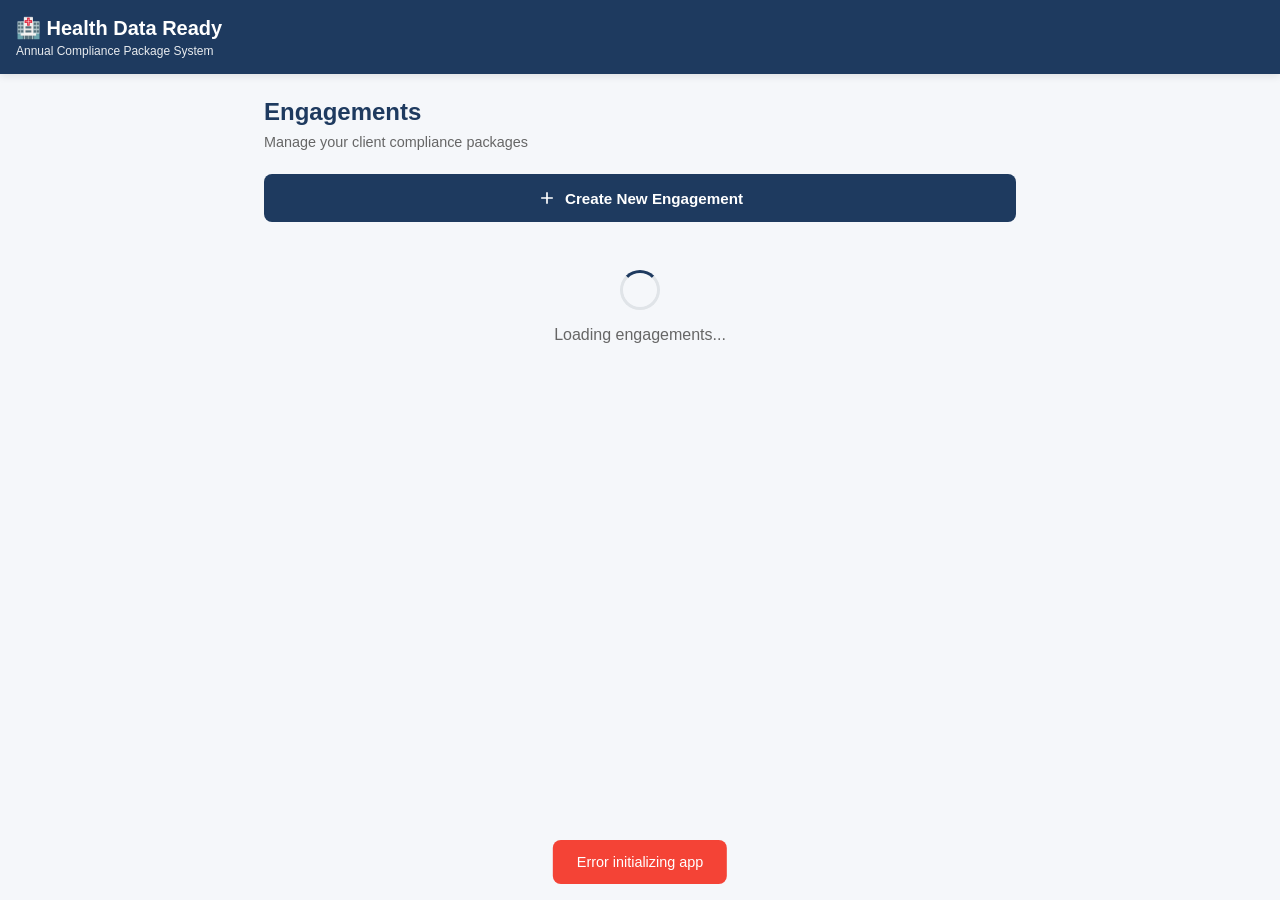
<file: engagement.html>
<!DOCTYPE html>
<html lang="en">
<head>
    <meta charset="UTF-8">
    <meta name="viewport" content="width=device-width, initial-scale=1.0, maximum-scale=1.0, user-scalable=no">
    <meta name="theme-color" content="#1e3a5f">
    <meta name="mobile-web-app-capable" content="yes">
    <title>Health Data Ready - Engagements</title>
    <link rel="manifest" href="manifest.json">
    <style>
        :root {
            --primary: #1e3a5f;
            --primary-dark: #2d5a87;
            --accent: #4caf50;
            --warning: #ff9800;
            --danger: #f44336;
            --text: #333;
            --text-light: #666;
            --bg: #f5f7fa;
            --card: #fff;
            --border: #e0e4e8;
            --shadow: 0 2px 8px rgba(0,0,0,0.1);
        }

        * {
            margin: 0;
            padding: 0;
            box-sizing: border-box;
            -webkit-tap-highlight-color: transparent;
        }

        body {
            font-family: -apple-system, BlinkMacSystemFont, 'Segoe UI', Roboto, sans-serif;
            background: var(--bg);
            color: var(--text);
            min-height: 100vh;
        }

        /* Header */
        .app-header {
            background: var(--primary);
            color: white;
            padding: 1rem;
            box-shadow: var(--shadow);
        }

        .app-header h1 {
            font-size: 1.25rem;
            font-weight: 600;
        }

        .app-header .tagline {
            font-size: 0.75rem;
            opacity: 0.9;
            margin-top: 0.25rem;
        }

        /* Main Container */
        .container {
            max-width: 800px;
            margin: 0 auto;
            padding: 1.5rem;
        }

        /* Section Headers */
        .section-header {
            margin-bottom: 1.5rem;
        }

        .section-header h2 {
            font-size: 1.5rem;
            color: var(--primary);
            margin-bottom: 0.5rem;
        }

        .section-header p {
            color: var(--text-light);
            font-size: 0.9rem;
        }

        /* Cards */
        .card {
            background: var(--card);
            border-radius: 12px;
            padding: 1.5rem;
            margin-bottom: 1rem;
            box-shadow: var(--shadow);
        }

        .card-header {
            display: flex;
            justify-content: space-between;
            align-items: center;
            margin-bottom: 1rem;
        }

        .card-title {
            font-size: 1.1rem;
            font-weight: 600;
            color: var(--primary);
        }

        /* Forms */
        .form-group {
            margin-bottom: 1.25rem;
        }

        .form-group label {
            display: block;
            font-size: 0.85rem;
            font-weight: 500;
            margin-bottom: 0.5rem;
            color: var(--text);
        }

        .form-group label .required {
            color: var(--danger);
            margin-left: 2px;
        }

        .form-group input,
        .form-group select {
            width: 100%;
            padding: 0.875rem;
            border: 1px solid var(--border);
            border-radius: 8px;
            font-size: 1rem;
            transition: border-color 0.2s;
        }

        .form-group input:focus,
        .form-group select:focus {
            outline: none;
            border-color: var(--primary);
        }

        .form-row {
            display: grid;
            grid-template-columns: 1fr 1fr;
            gap: 1rem;
        }

        @media (max-width: 480px) {
            .form-row {
                grid-template-columns: 1fr;
            }
        }

        /* Buttons */
        .btn {
            display: inline-flex;
            align-items: center;
            justify-content: center;
            padding: 0.875rem 1.5rem;
            border-radius: 8px;
            font-size: 0.95rem;
            font-weight: 600;
            cursor: pointer;
            border: none;
            transition: all 0.2s;
            gap: 0.5rem;
        }

        .btn-primary {
            background: var(--primary);
            color: white;
        }

        .btn-primary:hover {
            background: var(--primary-dark);
        }

        .btn-secondary {
            background: var(--bg);
            color: var(--primary);
            border: 1px solid var(--border);
        }

        .btn-secondary:hover {
            background: var(--border);
        }

        .btn-full {
            width: 100%;
        }

        .btn-icon {
            width: 20px;
            height: 20px;
        }

        /* Engagement List */
        .engagement-list {
            display: flex;
            flex-direction: column;
            gap: 0.75rem;
        }

        .engagement-item {
            background: var(--card);
            border: 1px solid var(--border);
            border-radius: 10px;
            padding: 1rem;
            cursor: pointer;
            transition: all 0.2s;
            display: flex;
            justify-content: space-between;
            align-items: center;
        }

        .engagement-item:hover {
            border-color: var(--primary);
            box-shadow: var(--shadow);
        }

        .engagement-info h3 {
            font-size: 1rem;
            color: var(--primary);
            margin-bottom: 0.25rem;
        }

        .engagement-info p {
            font-size: 0.8rem;
            color: var(--text-light);
        }

        .engagement-meta {
            text-align: right;
        }

        .engagement-date {
            font-size: 0.8rem;
            color: var(--text-light);
        }

        .engagement-status {
            display: inline-block;
            padding: 0.25rem 0.75rem;
            border-radius: 20px;
            font-size: 0.7rem;
            font-weight: 600;
            margin-top: 0.25rem;
        }

        .status-active {
            background: rgba(76, 175, 80, 0.15);
            color: var(--accent);
        }

        .status-draft {
            background: rgba(255, 152, 0, 0.15);
            color: var(--warning);
        }

        /* Empty State */
        .empty-state {
            text-align: center;
            padding: 3rem 1.5rem;
            color: var(--text-light);
        }

        .empty-state-icon {
            font-size: 3rem;
            margin-bottom: 1rem;
            opacity: 0.5;
        }

        .empty-state h3 {
            font-size: 1.1rem;
            margin-bottom: 0.5rem;
            color: var(--text);
        }

        .empty-state p {
            font-size: 0.9rem;
            margin-bottom: 1.5rem;
        }

        /* Collapsible Sections */
        .collapsible {
            border: 1px solid var(--border);
            border-radius: 10px;
            overflow: hidden;
        }

        .collapsible-header {
            background: var(--bg);
            padding: 1rem;
            cursor: pointer;
            display: flex;
            justify-content: space-between;
            align-items: center;
            font-weight: 600;
        }

        .collapsible-body {
            padding: 1rem;
            display: none;
        }

        .collapsible-body.open {
            display: block;
        }

        /* Toast Notifications */
        .toast {
            position: fixed;
            bottom: 1rem;
            left: 50%;
            transform: translateX(-50%) translateY(100px);
            background: var(--text);
            color: white;
            padding: 0.875rem 1.5rem;
            border-radius: 8px;
            font-size: 0.9rem;
            opacity: 0;
            transition: all 0.3s;
            z-index: 1000;
        }

        .toast.show {
            opacity: 1;
            transform: translateX(-50%) translateY(0);
        }

        .toast.success {
            background: var(--accent);
        }

        .toast.error {
            background: var(--danger);
        }

        /* Loading State */
        .loading {
            text-align: center;
            padding: 2rem;
            color: var(--text-light);
        }

        .spinner {
            width: 40px;
            height: 40px;
            border: 3px solid var(--border);
            border-top-color: var(--primary);
            border-radius: 50%;
            animation: spin 1s linear infinite;
            margin: 0 auto 1rem;
        }

        @keyframes spin {
            to { transform: rotate(360deg); }
        }

        /* Utility */
        .hidden {
            display: none !important;
        }

        .text-center {
            text-align: center;
        }

        .mt-2 {
            margin-top: 0.5rem;
        }

        .mt-4 {
            margin-top: 1rem;
        }

        .mb-4 {
            margin-bottom: 1rem;
        }
    </style>
</head>
<body>
    <!-- App Header -->
    <header class="app-header">
        <h1>🏥 Health Data Ready</h1>
        <div class="tagline">Annual Compliance Package System</div>
    </header>

    <div class="container">
        <!-- Consultant Workspace -->
        <div id="workspace-view">
            <div class="section-header">
                <h2>Engagements</h2>
                <p>Manage your client compliance packages</p>
            </div>

            <!-- Create New Engagement Button -->
            <button class="btn btn-primary btn-full mb-4" onclick="showCreateForm()">
                <svg class="btn-icon" viewBox="0 0 24 24" fill="none" stroke="currentColor" stroke-width="2">
                    <path d="M12 5v14M5 12h14"></path>
                </svg>
                Create New Engagement
            </button>

            <!-- Engagement List -->
            <div id="engagement-list-container">
                <div class="loading" id="loading-state">
                    <div class="spinner"></div>
                    <p>Loading engagements...</p>
                </div>
                
                <div id="engagement-list" class="engagement-list hidden"></div>
                
                <div id="empty-state" class="empty-state hidden">
                    <div class="empty-state-icon">📁</div>
                    <h3>No Engagements Yet</h3>
                    <p>Create your first compliance engagement to get started.</p>
                </div>
            </div>
        </div>

        <!-- Create Engagement Form -->
        <div id="create-form-view" class="hidden">
            <div class="section-header">
                <h2>New Engagement</h2>
                <p>Enter client and engagement details</p>
            </div>

            <div class="card">
                <form id="engagement-form" onsubmit="saveEngagement(event)">
                    <div class="form-group">
                        <label for="clientName">Client Name <span class="required">*</span></label>
                        <input type="text" id="clientName" name="clientName" required 
                               placeholder="e.g., Acme Physical Therapy"
                               autocomplete="organization">
                    </div>

                    <div class="form-group">
                        <label for="consultantName">Consultant Name <span class="required">*</span></label>
                        <input type="text" id="consultantName" name="consultantName" required
                               placeholder="e.g., Jane Smith"
                               autocomplete="name">
                    </div>

                    <div class="form-row">
                        <div class="form-group">
                            <label for="startDate">Engagement Date <span class="required">*</span></label>
                            <input type="date" id="startDate" name="startDate" required>
                        </div>

                        <div class="form-group">
                            <label for="referenceNumber">Reference Number <span class="required">*</span></label>
                            <input type="text" id="referenceNumber" name="referenceNumber" required
                                   placeholder="e.g., HDR-2026-001">
                        </div>
                    </div>

                    <div class="form-group">
                        <label for="notes">Notes (Optional)</label>
                        <input type="text" id="notes" name="notes"
                               placeholder="Any additional context about this engagement...">
                    </div>

                    <button type="submit" class="btn btn-primary btn-full">
                        Create Engagement
                    </button>
                    <button type="button" class="btn btn-secondary btn-full mt-2" onclick="showWorkspace()">
                        Cancel
                    </button>
                </form>
            </div>
        </div>
    </div>

    <!-- Toast -->
    <div id="toast" class="toast"></div>

    <script>
        // ===== DATABASE SETUP =====
        const DB_NAME = 'HealthDataReady';
        const DB_VERSION = 1;
        let db;

        // Initialize IndexedDB
        function initDB() {
            return new Promise((resolve, reject) => {
                const request = indexedDB.open(DB_NAME, DB_VERSION);

                request.onerror = () => reject(request.error);
                request.onsuccess = () => {
                    db = request.result;
                    resolve(db);
                };

                request.onupgradeneeded = (event) => {
                    const db = event.target.result;
                    
                    // Engagements store
                    if (!db.objectStoreNames.contains('engagements')) {
                        const store = db.createObjectStore('engagements', { keyPath: 'id' });
                        store.createIndex('clientName', 'clientName', { unique: false });
                        store.createIndex('startDate', 'startDate', { unique: false });
                        store.createIndex('status', 'status', { unique: false });
                    }

                    // Documents store (for future)
                    if (!db.objectStoreNames.contains('documents')) {
                        const docStore = db.createObjectStore('documents', { keyPath: 'id' });
                        docStore.createIndex('engagementId', 'engagementId', { unique: false });
                    }
                };
            });
        }

        // ===== ENGAGEMENT CRUD =====
        async function saveEngagement(event) {
            event.preventDefault();

            const form = event.target;
            const engagement = {
                id: 'eng_' + Date.now(),
                clientName: form.clientName.value.trim(),
                consultantName: form.consultantName.value.trim(),
                startDate: form.startDate.value,
                referenceNumber: form.referenceNumber.value.trim(),
                notes: form.notes.value.trim(),
                status: 'active',
                createdAt: new Date().toISOString(),
                updatedAt: new Date().toISOString(),
                currentDocument: null,
                completionPercent: 0
            };

            try {
                const transaction = db.transaction(['engagements'], 'readwrite');
                const store = transaction.objectStore('engagements');
                await store.add(engagement);

                showToast('Engagement created successfully', 'success');
                
                // Store current engagement in session
                sessionStorage.setItem('currentEngagement', JSON.stringify(engagement));
                
                // Redirect to document workspace
                setTimeout(() => {
                    window.location.href = 'workspace.html';
                }, 500);
            } catch (error) {
                console.error('Error saving engagement:', error);
                showToast('Error creating engagement', 'error');
            }
        }

        async function loadEngagements() {
            try {
                const transaction = db.transaction(['engagements'], 'readonly');
                const store = transaction.objectStore('engagements');
                const request = store.getAll();

                request.onsuccess = () => {
                    const engagements = request.result;
                    renderEngagementList(engagements);
                };
            } catch (error) {
                console.error('Error loading engagements:', error);
                showToast('Error loading engagements', 'error');
            }
        }

        function renderEngagementList(engagements) {
            const container = document.getElementById('engagement-list');
            const emptyState = document.getElementById('empty-state');
            const loading = document.getElementById('loading-state');

            loading.classList.add('hidden');

            if (engagements.length === 0) {
                container.classList.add('hidden');
                emptyState.classList.remove('hidden');
                return;
            }

            // Sort by date, newest first
            engagements.sort((a, b) => new Date(b.createdAt) - new Date(a.createdAt));

            container.innerHTML = engagements.map(eng => `
                <div class="engagement-item" onclick="resumeEngagement('${eng.id}')">
                    <div class="engagement-info">
                        <h3>${escapeHtml(eng.clientName)}</h3>
                        <p>Ref: ${escapeHtml(eng.referenceNumber)} | Consultant: ${escapeHtml(eng.consultantName)}</p>
                    </div>
                    <div class="engagement-meta">
                        <div class="engagement-date">${formatDate(eng.startDate)}</div>
                        <span class="engagement-status status-${eng.status}">${eng.status}</span>
                    </div>
                </div>
            `).join('');

            container.classList.remove('hidden');
            emptyState.classList.add('hidden');
        }

        function resumeEngagement(id) {
            const transaction = db.transaction(['engagements'], 'readonly');
            const store = transaction.objectStore('engagements');
            const request = store.get(id);

            request.onsuccess = () => {
                const engagement = request.result;
                if (engagement) {
                    sessionStorage.setItem('currentEngagement', JSON.stringify(engagement));
                    window.location.href = 'workspace.html';
                }
            };
        }

        // ===== UI HELPERS =====
        function showCreateForm() {
            document.getElementById('workspace-view').classList.add('hidden');
            document.getElementById('create-form-view').classList.remove('hidden');
            
            // Set default date to today
            document.getElementById('startDate').value = new Date().toISOString().split('T')[0];
            
            // Generate reference number
            const year = new Date().getFullYear();
            const random = Math.floor(Math.random() * 900) + 100;
            document.getElementById('referenceNumber').value = `HDR-${year}-${random}`;
        }

        function showWorkspace() {
            document.getElementById('create-form-view').classList.add('hidden');
            document.getElementById('workspace-view').classList.remove('hidden');
            document.getElementById('engagement-form').reset();
        }

        function showToast(message, type = 'info') {
            const toast = document.getElementById('toast');
            toast.textContent = message;
            toast.className = `toast ${type}`;
            toast.classList.add('show');

            setTimeout(() => {
                toast.classList.remove('show');
            }, 3000);
        }

        function escapeHtml(text) {
            const div = document.createElement('div');
            div.textContent = text;
            return div.innerHTML;
        }

        function formatDate(dateString) {
            const date = new Date(dateString);
            return date.toLocaleDateString('en-US', {
                month: 'short',
                day: 'numeric',
                year: 'numeric'
            });
        }

        // ===== INITIALIZATION =====
        document.addEventListener('DOMContentLoaded', async () => {
            try {
                await initDB();
                await loadEngagements();
            } catch (error) {
                console.error('Initialization error:', error);
                showToast('Error initializing app', 'error');
            }
        });

        // Check for existing session
        const existingEngagement = sessionStorage.getItem('currentEngagement');
        if (existingEngagement && window.location.pathname.includes('engagement.html')) {
            // Optional: ask to resume or start new
            console.log('Existing engagement found:', JSON.parse(existingEngagement));
        }
    </script>
</body>
</html>
</file>
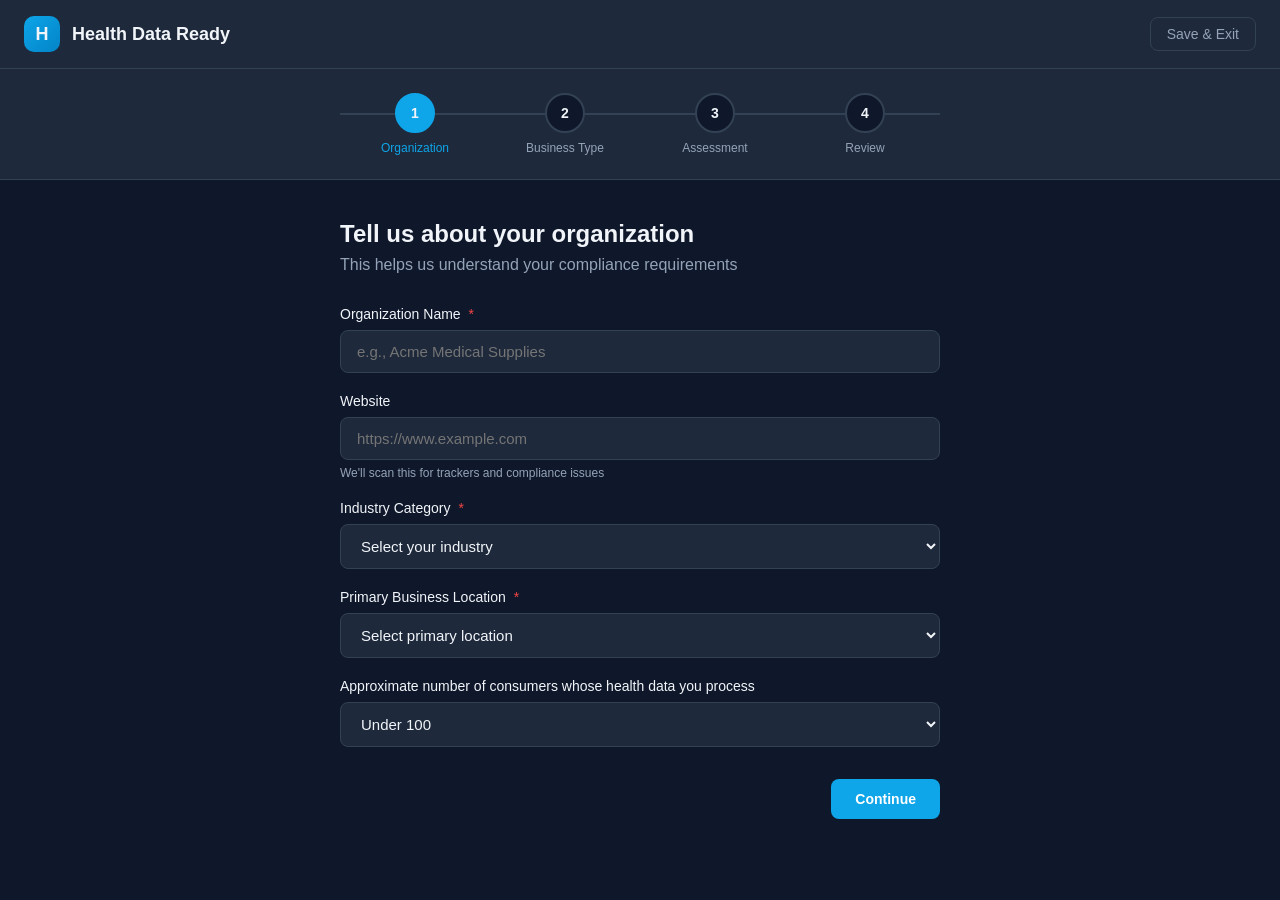
<file: onboarding.html>
<!DOCTYPE html>
<html lang="en">
<head>
    <meta charset="UTF-8">
    <meta name="viewport" content="width=device-width, initial-scale=1.0">
    <title>Health Data Ready - Onboarding</title>
    <link rel="manifest" href="manifest.json">
    <meta name="theme-color" content="#0ea5e9">
    <style>
        :root {
            --primary: #0ea5e9;
            --primary-dark: #0284c7;
            --bg-dark: #0f172a;
            --bg-card: #1e293b;
            --bg-hover: #334155;
            --text-primary: #f1f5f9;
            --text-secondary: #94a3b8;
            --border: #334155;
            --success: #10b981;
            --warning: #f59e0b;
            --danger: #ef4444;
        }

        * { margin: 0; padding: 0; box-sizing: border-box; }

        body {
            font-family: -apple-system, BlinkMacSystemFont, 'Segoe UI', Roboto, sans-serif;
            background: var(--bg-dark);
            color: var(--text-primary);
            min-height: 100vh;
            display: flex;
            flex-direction: column;
        }

        /* Header */
        .header {
            background: var(--bg-card);
            border-bottom: 1px solid var(--border);
            padding: 16px 24px;
            display: flex;
            align-items: center;
            justify-content: space-between;
        }

        .logo {
            display: flex;
            align-items: center;
            gap: 12px;
            font-weight: 600;
            font-size: 18px;
        }

        .logo-icon {
            width: 36px;
            height: 36px;
            background: linear-gradient(135deg, var(--primary), var(--primary-dark));
            border-radius: 10px;
            display: flex;
            align-items: center;
            justify-content: center;
            font-weight: bold;
        }

        .exit-btn {
            background: none;
            border: 1px solid var(--border);
            color: var(--text-secondary);
            padding: 8px 16px;
            border-radius: 8px;
            cursor: pointer;
            font-size: 14px;
            transition: all 0.2s;
        }

        .exit-btn:hover {
            background: var(--bg-hover);
            color: var(--text-primary);
        }

        /* Progress Bar */
        .progress-container {
            background: var(--bg-card);
            padding: 24px;
            border-bottom: 1px solid var(--border);
        }

        .progress-steps {
            display: flex;
            justify-content: space-between;
            max-width: 600px;
            margin: 0 auto;
            position: relative;
        }

        .progress-steps::before {
            content: '';
            position: absolute;
            top: 20px;
            left: 0;
            right: 0;
            height: 2px;
            background: var(--border);
            z-index: 0;
        }

        .progress-line {
            position: absolute;
            top: 20px;
            left: 0;
            height: 2px;
            background: var(--primary);
            z-index: 0;
            transition: width 0.3s ease;
        }

        .step {
            display: flex;
            flex-direction: column;
            align-items: center;
            gap: 8px;
            z-index: 1;
            flex: 1;
        }

        .step-indicator {
            width: 40px;
            height: 40px;
            border-radius: 50%;
            background: var(--bg-dark);
            border: 2px solid var(--border);
            display: flex;
            align-items: center;
            justify-content: center;
            font-weight: 600;
            font-size: 14px;
            transition: all 0.3s;
        }

        .step.active .step-indicator {
            background: var(--primary);
            border-color: var(--primary);
        }

        .step.completed .step-indicator {
            background: var(--success);
            border-color: var(--success);
        }

        .step-label {
            font-size: 12px;
            color: var(--text-secondary);
            white-space: nowrap;
        }

        .step.active .step-label {
            color: var(--primary);
            font-weight: 500;
        }

        /* Main Content */
        .main {
            flex: 1;
            display: flex;
            flex-direction: column;
            align-items: center;
            padding: 40px 24px;
            overflow-y: auto;
        }

        .wizard-container {
            width: 100%;
            max-width: 600px;
        }

        .step-content {
            display: none;
        }

        .step-content.active {
            display: block;
            animation: fadeIn 0.3s ease;
        }

        @keyframes fadeIn {
            from { opacity: 0; transform: translateY(10px); }
            to { opacity: 1; transform: translateY(0); }
        }

        h2 {
            font-size: 24px;
            margin-bottom: 8px;
        }

        .subtitle {
            color: var(--text-secondary);
            margin-bottom: 32px;
        }

        /* Form Elements */
        .form-group {
            margin-bottom: 20px;
        }

        label {
            display: block;
            font-size: 14px;
            font-weight: 500;
            margin-bottom: 8px;
        }

        label .required {
            color: var(--danger);
            margin-left: 4px;
        }

        input[type="text"],
        input[type="email"],
        input[type="tel"],
        input[type="url"],
        select,
        textarea {
            width: 100%;
            padding: 12px 16px;
            background: var(--bg-card);
            border: 1px solid var(--border);
            border-radius: 8px;
            color: var(--text-primary);
            font-size: 15px;
            transition: all 0.2s;
        }

        input:focus,
        select:focus,
        textarea:focus {
            outline: none;
            border-color: var(--primary);
            box-shadow: 0 0 0 3px rgba(14, 165, 233, 0.15);
        }

        input.error,
        select.error,
        textarea.error {
            border-color: var(--danger);
        }

        .error-message {
            color: var(--danger);
            font-size: 12px;
            margin-top: 6px;
            display: none;
        }

        .error-message.visible {
            display: block;
        }

        .hint {
            color: var(--text-secondary);
            font-size: 12px;
            margin-top: 6px;
        }

        textarea {
            min-height: 100px;
            resize: vertical;
        }

        /* Checkbox/Radio Groups */
        .option-grid {
            display: grid;
            grid-template-columns: repeat(auto-fill, minmax(200px, 1fr));
            gap: 12px;
            margin-top: 12px;
        }

        .option-card {
            background: var(--bg-card);
            border: 2px solid var(--border);
            border-radius: 12px;
            padding: 20px;
            cursor: pointer;
            transition: all 0.2s;
            position: relative;
        }

        .option-card:hover {
            border-color: var(--bg-hover);
        }

        .option-card.selected {
            border-color: var(--primary);
            background: rgba(14, 165, 233, 0.1);
        }

        .option-card input {
            position: absolute;
            opacity: 0;
        }

        .option-icon {
            font-size: 32px;
            margin-bottom: 12px;
        }

        .option-title {
            font-weight: 600;
            margin-bottom: 4px;
        }

        .option-desc {
            font-size: 13px;
            color: var(--text-secondary);
        }

        .check-mark {
            position: absolute;
            top: 12px;
            right: 12px;
            width: 24px;
            height: 24px;
            background: var(--primary);
            border-radius: 50%;
            display: none;
            align-items: center;
            justify-content: center;
        }

        .option-card.selected .check-mark {
            display: flex;
        }

        /* Toggle Switch */
        .toggle-group {
            display: flex;
            align-items: center;
            justify-content: space-between;
            padding: 16px;
            background: var(--bg-card);
            border-radius: 8px;
            margin-bottom: 12px;
        }

        .toggle-info h4 {
            font-size: 14px;
            margin-bottom: 4px;
        }

        .toggle-info p {
            font-size: 12px;
            color: var(--text-secondary);
        }

        .toggle {
            position: relative;
            width: 48px;
            height: 24px;
            background: var(--border);
            border-radius: 12px;
            cursor: pointer;
            transition: background 0.2s;
        }

        .toggle.active {
            background: var(--primary);
        }

        .toggle::after {
            content: '';
            position: absolute;
            top: 2px;
            left: 2px;
            width: 20px;
            height: 20px;
            background: white;
            border-radius: 50%;
            transition: transform 0.2s;
        }

        .toggle.active::after {
            transform: translateX(24px);
        }

        /* Buttons */
        .button-group {
            display: flex;
            gap: 12px;
            margin-top: 32px;
            justify-content: flex-end;
        }

        .btn {
            padding: 12px 24px;
            border-radius: 8px;
            font-size: 14px;
            font-weight: 600;
            cursor: pointer;
            transition: all 0.2s;
            border: none;
        }

        .btn-secondary {
            background: var(--bg-hover);
            color: var(--text-primary);
        }

        .btn-secondary:hover {
            background: var(--border);
        }

        .btn-primary {
            background: var(--primary);
            color: white;
        }

        .btn-primary:hover {
            background: var(--primary-dark);
        }

        .btn-primary:disabled {
            opacity: 0.5;
            cursor: not-allowed;
        }

        /* Summary Step */
        .summary-card {
            background: var(--bg-card);
            border-radius: 12px;
            padding: 24px;
            margin-bottom: 16px;
        }

        .summary-section {
            margin-bottom: 20px;
        }

        .summary-section:last-child {
            margin-bottom: 0;
        }

        .summary-section h4 {
            font-size: 12px;
            text-transform: uppercase;
            letter-spacing: 0.5px;
            color: var(--text-secondary);
            margin-bottom: 8px;
        }

        .summary-section p {
            font-size: 15px;
        }

        .summary-edit {
            float: right;
            font-size: 12px;
            color: var(--primary);
            cursor: pointer;
        }

        /* Success State */
        .success-container {
            text-align: center;
            padding: 40px 0;
        }

        .success-icon {
            width: 80px;
            height: 80px;
            background: var(--success);
            border-radius: 50%;
            display: flex;
            align-items: center;
            justify-content: center;
            margin: 0 auto 24px;
            font-size: 40px;
        }

        .success-container h2 {
            margin-bottom: 12px;
        }

        .success-container p {
            color: var(--text-secondary);
            margin-bottom: 32px;
        }

        /* Responsive */
        @media (max-width: 640px) {
            .option-grid {
                grid-template-columns: 1fr;
            }

            .step-label {
                font-size: 10px;
            }

            .button-group {
                flex-direction: column-reverse;
            }

            .btn {
                width: 100%;
            }
        }
    </style>
</head>
<body>
    <header class="header">
        <div class="logo">
            <div class="logo-icon">H</div>
            <span>Health Data Ready</span>
        </div>
        <button class="exit-btn" onclick="saveAndExit()">Save & Exit</button>
    </header>

    <div class="progress-container">
        <div class="progress-steps">
            <div class="progress-line" id="progressLine" style="width: 0%"></div>
            <div class="step active" data-step="1">
                <div class="step-indicator">1</div>
                <span class="step-label">Organization</span>
            </div>
            <div class="step" data-step="2">
                <div class="step-indicator">2</div>
                <span class="step-label">Business Type</span>
            </div>
            <div class="step" data-step="3">
                <div class="step-indicator">3</div>
                <span class="step-label">Assessment</span>
            </div>
            <div class="step" data-step="4">
                <div class="step-indicator">4</div>
                <span class="step-label">Review</span>
            </div>
        </div>
    </div>

    <main class="main">
        <div class="wizard-container">
            <!-- Step 1: Organization Info -->
            <div class="step-content active" id="step1">
                <h2>Tell us about your organization</h2>
                <p class="subtitle">This helps us understand your compliance requirements</p>

                <div class="form-group">
                    <label>Organization Name <span class="required">*</span></label>
                    <input type="text" id="orgName" placeholder="e.g., Acme Medical Supplies">
                    <div class="error-message">Organization name is required</div>
                </div>

                <div class="form-group">
                    <label>Website</label>
                    <input type="url" id="orgWebsite" placeholder="https://www.example.com">
                    <p class="hint">We'll scan this for trackers and compliance issues</p>
                </div>

                <div class="form-group">
                    <label>Industry Category <span class="required">*</span></label>
                    <select id="orgIndustry">
                        <option value="">Select your industry</option>
                        <option value="medical_practice">Medical Practice / Clinic</option>
                        <option value="wellness_coaching">Wellness Coaching</option>
                        <option value="fitness">Fitness / Gym</option>
                        <option value="nutrition">Nutrition Services</option>
                        <option value="mental_health">Mental Health / Therapy</option>
                        <option value="telehealth">Telehealth Platform</option>
                        <option value="health_app">Health/Mental Health App</option>
                        <option value="medical_device">Medical Device Sales</option>
                        <option value="pharmacy">Pharmacy</option>
                        <option value="insurance">Health Insurance</option>
                        <option value="other">Other</option>
                    </select>
                    <div class="error-message">Please select an industry</div>
                </div>

                <div class="form-group">
                    <label>Primary Business Location <span class="required">*</span></label>
                    <select id="orgLocation">
                        <option value="">Select primary location</option>
                        <option value="wa">Washington State</option>
                        <option value="wa_consumers">Outside WA, but serve WA consumers</option>
                        <option value="other">Neither (may not need MHMDA compliance)</option>
                    </select>
                    <div class="error-message">Location is required</div>
                </div>

                <div class="form-group">
                    <label>Approximate number of consumers whose health data you process</label>
                    <select id="orgScale">
                        <option value="under_100">Under 100</option>
                        <option value="100_1000">100 - 1,000</option>
                        <option value="1000_10000">1,000 - 10,000</option>
                        <option value="over_10000">Over 10,000</option>
                    </select>
                </div>

                <div class="button-group">
                    <button class="btn btn-primary" onclick="nextStep()">Continue</button>
                </div>
            </div>

            <!-- Step 2: Business Type -->
            <div class="step-content" id="step2">
                <h2>What type of business are you?</h2>
                <p class="subtitle">Select all that apply to your organization</p>

                <div class="option-grid">
                    <label class="option-card" onclick="toggleOption(this, 'regulated_entity')">
                        <input type="checkbox" name="businessType" value="regulated_entity">
                        <span class="check-mark">✓</span>
                        <div class="option-icon">🏥</div>
                        <div class="option-title">Regulated Entity</div>
                        <div class="option-desc">Healthcare provider, facility, or HIPAA-covered entity</div>
                    </label>

                    <label class="option-card" onclick="toggleOption(this, 'small_business')">
                        <input type="checkbox" name="businessType" value="small_business">
                        <span class="check-mark">✓</span>
                        <div class="option-icon">🏢</div>
                        <div class="option-title">Small Business</div>
                        <div class="option-desc">Less than $25M revenue or fewer resources</div>
                    </label>

                    <label class="option-card" onclick="toggleOption(this, 'processor')">
                        <input type="checkbox" name="businessType" value="processor">
                        <span class="check-mark">✓</span>
                        <div class="option-icon">⚙️</div>
                        <div class="option-title">Processor</div>
                        <div class="option-desc">Process health data on behalf of other businesses</div>
                    </label>

                    <label class="option-card" onclick="toggleOption(this, 'geofencing')">
                        <input type="checkbox" name="businessType" value="geofencing">
                        <span class="check-mark">✓</span>
                        <div class="option-icon">📍</div>
                        <div class="option-title">Geofencing User</div>
                        <div class="option-desc">Use location-based targeting near healthcare facilities</div>
                    </label>
                </div>

                <div class="form-group" style="margin-top: 32px;">
                    <label>Do you collect consumer health data?</label>
                    <div class="toggle-group">
                        <div class="toggle-info">
                            <h4>Consumer Health Data Collection</h4>
                            <p>We collect health information directly from individuals</p>
                        </div>
                        <div class="toggle" id="collectsDataToggle" onclick="toggleSwitch(this)"></div>
                    </div>
                </div>

                <div class="button-group">
                    <button class="btn btn-secondary" onclick="prevStep()">Back</button>
                    <button class="btn btn-primary" onclick="nextStep()">Continue</button>
                </div>
            </div>

            <!-- Step 3: Initial Assessment -->
            <div class="step-content" id="step3">
                <h2>Quick compliance assessment</h2>
                <p class="subtitle">These questions help determine your immediate compliance needs</p>

                <div class="form-group">
                    <label>Do you have a published privacy policy?</label>
                    <div class="toggle-group">
                        <div class="toggle-info">
                            <h4>Privacy Policy</h4>
                            <p>A public-facing document explaining data practices</p>
                        </div>
                        <div class="toggle" id="privacyPolicyToggle" onclick="toggleSwitch(this)"></div>
                    </div>
                </div>

                <div class="form-group">
                    <label>Do you share health data with third parties?</label>
                    <div class="toggle-group">
                        <div class="toggle-info">
                            <h4>Third Party Sharing</h4>
                            <p>Analytics, advertising, cloud providers, etc.</p>
                        </div>
                        <div class="toggle" id="sharesDataToggle" onclick="toggleSwitch(this)"></div>
                    </div>
                </div>

                <div class="form-group">
                    <label>Do you have a process for handling consumer rights requests?</label>
                    <div class="toggle-group">
                        <div class="toggle-info">
                            <h4>Rights Request Process</h4>
                            <p>Deletion, access, portability requests from consumers</p>
                        </div>
                        <div class="toggle" id="rightsProcessToggle" onclick="toggleSwitch(this)"></div>
                    </div>
                </div>

                <div class="form-group">
                    <label>Do you sell health data to data brokers?</label>
                    <div class="toggle-group">
                        <div class="toggle-info">
                            <h4>Data Sales</h4>
                            <p>Exchanging health data for monetary or other valuable consideration</p>
                        </div>
                        <div class="toggle" id="sellsDataToggle" onclick="toggleSwitch(this)"></div>
                    </div>
                    <p class="hint" style="color: var(--danger);">⚠️ Selling consumer health data without consent is prohibited under MHMDA</p>
                </div>

                <div class="form-group">
                    <label>Have you conducted a data inventory within the last year?</label>
                    <div class="toggle-group">
                        <div class="toggle-info">
                            <h4>Data Inventory</h4>
                            <p>Systematic review of what health data you collect, where it's stored, and how it's used</p>
                        </div>
                        <div class="toggle" id="inventoryToggle" onclick="toggleSwitch(this)"></div>
                    </div>
                </div>

                <div class="button-group">
                    <button class="btn btn-secondary" onclick="prevStep()">Back</button>
                    <button class="btn btn-primary" onclick="nextStep()">Continue</button>
                </div>
            </div>

            <!-- Step 4: Review -->
            <div class="step-content" id="step4">
                <h2>Review your information</h2>
                <p class="subtitle">Confirm everything is correct before continuing</p>

                <div class="summary-card">
                    <div class="summary-section">
                        <span class="summary-edit" onclick="goToStep(1)">Edit</span>
                        <h4>Organization</h4>
                        <p id="summaryOrgName">-</p>
                        <p id="summaryOrgWebsite" style="color: var(--text-secondary); font-size: 13px;">-</p>
                        <p id="summaryOrgIndustry" style="margin-top: 8px;">-</p>
                    </div>
                    <div class="summary-section">
                        <span class="summary-edit" onclick="goToStep(1)">Edit</span>
                        <h4>Location & Scale</h4>
                        <p id="summaryLocation">-</p>
                        <p id="summaryScale" style="color: var(--text-secondary); font-size: 13px; margin-top: 4px;">-</p>
                    </div>
                </div>

                <div class="summary-card">
                    <div class="summary-section">
                        <span class="summary-edit" onclick="goToStep(2)">Edit</span>
                        <h4>Business Type</h4>
                        <p id="summaryBusinessType">-</p>
                    </div>
                    <div class="summary-section">
                        <h4>Data Collection</h4>
                        <p id="summaryDataCollection">-</p>
                    </div>
                </div>

                <div class="summary-card">
                    <div class="summary-section">
                        <span class="summary-edit" onclick="goToStep(3)">Edit</span>
                        <h4>Compliance Status</h4>
                        <p id="summaryComplianceStatus">-</p>
                    </div>
                </div>

                <div class="button-group">
                    <button class="btn btn-secondary" onclick="prevStep()">Back</button>
                    <button class="btn btn-primary" onclick="completeOnboarding()">Complete Setup</button>
                </div>
            </div>

            <!-- Success Screen -->
            <div class="step-content" id="stepSuccess">
                <div class="success-container">
                    <div class="success-icon">✓</div>
                    <h2>You're all set!</h2>
                    <p>Your organization profile has been created. Let's explore your dashboard.</p>
                    <button class="btn btn-primary" onclick="window.location.href='dashboard.html'" style="min-width: 200px;">Go to Dashboard</button>
                </div>
            </div>
        </div>
    </main>

    <script>
        let currentStep = 1;
        const totalSteps = 4;

        // Form data storage
        let formData = {
            organization: {},
            businessType: {},
            assessment: {}
        };

        // Load saved progress
        (function() {
            const saved = localStorage.getItem('onboardingProgress');
            if (saved) {
                formData = JSON.parse(saved);
                populateForm();
            }
        })();

        function populateForm() {
            // Populate step 1
            if (formData.organization.name) document.getElementById('orgName').value = formData.organization.name;
            if (formData.organization.website) document.getElementById('orgWebsite').value = formData.organization.website;
            if (formData.organization.industry) document.getElementById('orgIndustry').value = formData.organization.industry;
            if (formData.organization.location) document.getElementById('orgLocation').value = formData.organization.location;
            if (formData.organization.scale) document.getElementById('orgScale').value = formData.organization.scale;

            // Populate step 2 toggles
            if (formData.businessType.collectsData) {
                document.getElementById('collectsDataToggle').classList.add('active');
            }

            // Populate step 3 toggles
            if (formData.assessment.privacyPolicy) {
                document.getElementById('privacyPolicyToggle').classList.add('active');
            }
            if (formData.assessment.sharesData) {
                document.getElementById('sharesDataToggle').classList.add('active');
            }
            if (formData.assessment.rightsProcess) {
                document.getElementById('rightsProcessToggle').classList.add('active');
            }
            if (formData.assessment.sellsData) {
                document.getElementById('sellsDataToggle').classList.add('active');
            }
            if (formData.assessment.inventory) {
                document.getElementById('inventoryToggle').classList.add('active');
            }

            // Populate checkboxes
            if (formData.businessType.types) {
                formData.businessType.types.forEach(type => {
                    const checkbox = document.querySelector(`input[value="${type}"]`);
                    if (checkbox) {
                        checkbox.checked = true;
                        checkbox.closest('.option-card').classList.add('selected');
                    }
                });
            }
        }

        function nextStep() {
            if (!validateStep(currentStep)) return;

            saveStepData(currentStep);

            if (currentStep < totalSteps) {
                currentStep++;
                updateUI();
            }
        }

        function prevStep() {
            if (currentStep > 1) {
                currentStep--;
                updateUI();
            }
        }

        function goToStep(step) {
            currentStep = step;
            updateUI();
        }

        function updateUI() {
            // Update progress bar
            const progress = ((currentStep - 1) / (totalSteps - 1)) * 100;
            document.getElementById('progressLine').style.width = progress + '%';

            // Update step indicators
            document.querySelectorAll('.step').forEach((step, index) => {
                step.classList.remove('active', 'completed');
                if (index + 1 < currentStep) {
                    step.classList.add('completed');
                } else if (index + 1 === currentStep) {
                    step.classList.add('active');
                }
            });

            // Show/hide step content
            document.querySelectorAll('.step-content').forEach(content => {
                content.classList.remove('active');
            });
            document.getElementById('step' + currentStep).classList.add('active');

            // If on review step, update summary
            if (currentStep === 4) {
                updateSummary();
            }
        }

        function validateStep(step) {
            let valid = true;

            if (step === 1) {
                const orgName = document.getElementById('orgName');
                const orgIndustry = document.getElementById('orgIndustry');
                const orgLocation = document.getElementById('orgLocation');

                if (!orgName.value.trim()) {
                    orgName.classList.add('error');
                    orgName.nextElementSibling.classList.add('visible');
                    valid = false;
                } else {
                    orgName.classList.remove('error');
                    orgName.nextElementSibling.classList.remove('visible');
                }

                if (!orgIndustry.value) {
                    orgIndustry.classList.add('error');
                    orgIndustry.nextElementSibling.classList.add('visible');
                    valid = false;
                } else {
                    orgIndustry.classList.remove('error');
                    orgIndustry.nextElementSibling.classList.remove('visible');
                }

                if (!orgLocation.value) {
                    orgLocation.classList.add('error');
                    orgLocation.nextElementSibling.classList.add('visible');
                    valid = false;
                } else {
                    orgLocation.classList.remove('error');
                    orgLocation.nextElementSibling.classList.remove('visible');
                }
            }

            return valid;
        }

        function saveStepData(step) {
            if (step === 1) {
                formData.organization = {
                    name: document.getElementById('orgName').value,
                    website: document.getElementById('orgWebsite').value,
                    industry: document.getElementById('orgIndustry').value,
                    industryName: document.getElementById('orgIndustry').selectedOptions[0]?.text || '',
                    location: document.getElementById('orgLocation').value,
                    locationName: document.getElementById('orgLocation').selectedOptions[0]?.text || '',
                    scale: document.getElementById('orgScale').value,
                    scaleName: document.getElementById('orgScale').selectedOptions[0]?.text || ''
                };
            } else if (step === 2) {
                const selectedTypes = Array.from(document.querySelectorAll('input[name="businessType"]:checked'))
                    .map(cb => cb.value);
                formData.businessType = {
                    types: selectedTypes,
                    collectsData: document.getElementById('collectsDataToggle').classList.contains('active')
                };
            } else if (step === 3) {
                formData.assessment = {
                    privacyPolicy: document.getElementById('privacyPolicyToggle').classList.contains('active'),
                    sharesData: document.getElementById('sharesDataToggle').classList.contains('active'),
                    rightsProcess: document.getElementById('rightsProcessToggle').classList.contains('active'),
                    sellsData: document.getElementById('sellsDataToggle').classList.contains('active'),
                    inventory: document.getElementById('inventoryToggle').classList.contains('active')
                };
            }

            localStorage.setItem('onboardingProgress', JSON.stringify(formData));
        }

        function updateSummary() {
            document.getElementById('summaryOrgName').textContent = formData.organization.name || '-';
            document.getElementById('summaryOrgWebsite').textContent = formData.organization.website || 'No website provided';
            document.getElementById('summaryOrgIndustry').textContent = formData.organization.industryName || '-';
            document.getElementById('summaryLocation').textContent = formData.organization.locationName || '-';
            document.getElementById('summaryScale').textContent = formData.organization.scaleName || 'Not specified';

            const typeNames = {
                regulated_entity: 'Regulated Entity',
                small_business: 'Small Business',
                processor: 'Processor',
                geofencing: 'Geofencing User'
            };
            const selectedTypes = (formData.businessType.types || [])
                .map(t => typeNames[t] || t)
                .join(', ') || 'None selected';
            document.getElementById('summaryBusinessType').textContent = selectedTypes;
            document.getElementById('summaryDataCollection').textContent = 
                formData.businessType.collectsData ? 'Yes, we collect consumer health data' : 'No consumer health data collection';

            // Compliance status summary
            const issues = [];
            if (!formData.assessment.privacyPolicy) issues.push('Missing privacy policy');
            if (!formData.assessment.rightsProcess) issues.push('No rights request process');
            if (!formData.assessment.inventory) issues.push('No data inventory');
            if (formData.assessment.sellsData) issues.push('⚠️ Selling health data');

            document.getElementById('summaryComplianceStatus').innerHTML = 
                issues.length > 0 
                    ? 'Areas needing attention:<br>' + issues.map(i => '• ' + i).join('<br>')
                    : '✓ Basic compliance measures in place';
        }

        function toggleOption(card, value) {
            card.classList.toggle('selected');
            const checkbox = card.querySelector('input');
            checkbox.checked = card.classList.contains('selected');
        }

        function toggleSwitch(element) {
            element.classList.toggle('active');
        }

        function completeOnboarding() {
            saveStepData(4);
            localStorage.setItem('onboardingComplete', 'true');
            localStorage.removeItem('onboardingProgress');

            // Show success
            document.getElementById('step4').classList.remove('active');
            document.getElementById('stepSuccess').classList.add('active');

            // Hide progress bar
            document.querySelector('.progress-container').style.display = 'none';
        }

        function saveAndExit() {
            saveStepData(currentStep);
            window.location.href = 'dashboard.html';
        }

        // Check if already onboarded
        if (localStorage.getItem('onboardingComplete')) {
            window.location.href = 'dashboard.html';
        }
    </script>
</body>
</html>
</file>
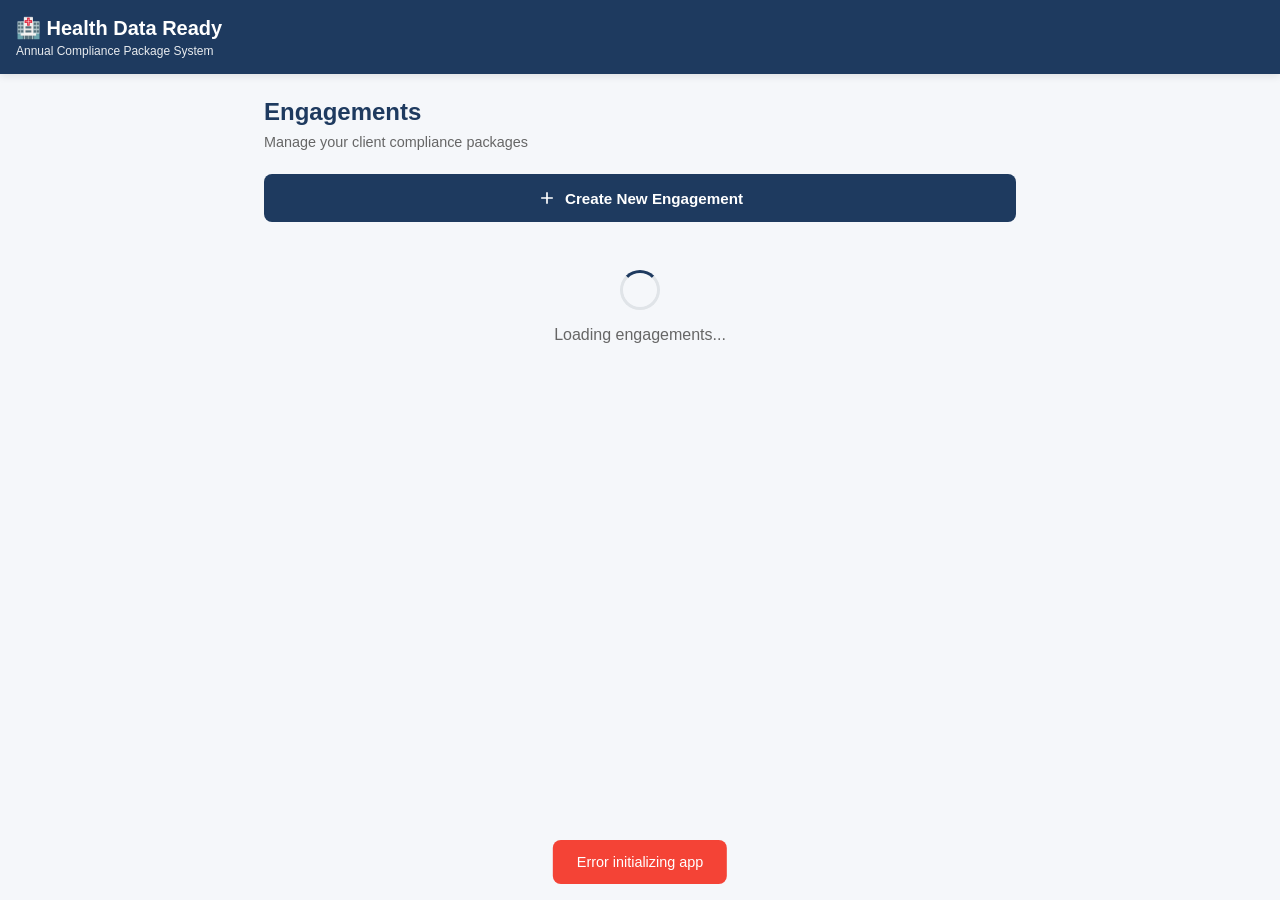
<file: workspace.html>
<!DOCTYPE html>
<html lang="en">
<head>
    <meta charset="UTF-8">
    <meta name="viewport" content="width=device-width, initial-scale=1.0, maximum-scale=1.0, user-scalable=no">
    <meta name="theme-color" content="#1e3a5f">
    <meta name="mobile-web-app-capable" content="yes">
    <title>Health Data Ready - Workspace</title>
    <link rel="manifest" href="manifest.json">
    <style>
        :root {
            --primary: #1e3a5f;
            --primary-dark: #2d5a87;
            --accent: #4caf50;
            --warning: #ff9800;
            --danger: #f44336;
            --text: #333;
            --text-light: #666;
            --bg: #f5f7fa;
            --card: #fff;
            --border: #e0e4e8;
            --shadow: 0 2px 8px rgba(0,0,0,0.1);
            --sidebar-width: 280px;
        }

        * {
            margin: 0;
            padding: 0;
            box-sizing: border-box;
            -webkit-tap-highlight-color: transparent;
        }

        body {
            font-family: -apple-system, BlinkMacSystemFont, 'Segoe UI', Roboto, sans-serif;
            background: var(--bg);
            color: var(--text);
            min-height: 100vh;
        }

        /* Persistent Engagement Header */
        .engagement-header {
            background: var(--primary);
            color: white;
            padding: 0.75rem 1rem;
            position: sticky;
            top: 0;
            z-index: 100;
            box-shadow: var(--shadow);
        }

        .engagement-bar {
            display: flex;
            justify-content: space-between;
            align-items: center;
            flex-wrap: wrap;
            gap: 0.5rem;
        }

        .engagement-info h1 {
            font-size: 1rem;
            font-weight: 600;
            margin-bottom: 0.125rem;
        }

        .engagement-info p {
            font-size: 0.75rem;
            opacity: 0.9;
        }

        .engagement-actions {
            display: flex;
            gap: 0.5rem;
            align-items: center;
        }

        .btn-header {
            background: rgba(255,255,255,0.15);
            border: none;
            color: white;
            padding: 0.5rem 0.75rem;
            border-radius: 6px;
            font-size: 0.8rem;
            cursor: pointer;
            display: flex;
            align-items: center;
            gap: 0.375rem;
        }

        .btn-header:hover {
            background: rgba(255,255,255,0.25);
        }

        .completion-badge {
            background: var(--accent);
            padding: 0.25rem 0.75rem;
            border-radius: 20px;
            font-size: 0.75rem;
            font-weight: 600;
        }

        /* App Layout */
        .app-layout {
            display: flex;
            min-height: calc(100vh - 60px);
        }

        /* Sidebar Navigation */
        .sidebar {
            width: var(--sidebar-width);
            background: var(--card);
            border-right: 1px solid var(--border);
            position: fixed;
            height: 100%;
            overflow-y: auto;
            z-index: 90;
            transform: translateX(-100%);
            transition: transform 0.3s ease;
        }

        .sidebar.open {
            transform: translateX(0);
        }

        .sidebar-overlay {
            position: fixed;
            top: 0;
            left: 0;
            right: 0;
            bottom: 0;
            background: rgba(0,0,0,0.5);
            z-index: 85;
            display: none;
        }

        .sidebar-overlay.show {
            display: block;
        }

        @media (min-width: 1024px) {
            .sidebar {
                transform: translateX(0);
                position: relative;
            }
            .sidebar-overlay {
                display: none !important;
            }
        }

        .sidebar-header {
            padding: 1rem;
            border-bottom: 1px solid var(--border);
        }

        .sidebar-header h2 {
            font-size: 0.875rem;
            text-transform: uppercase;
            letter-spacing: 0.5px;
            color: var(--text-light);
            margin-bottom: 0.5rem;
        }

        .progress-overview {
            display: flex;
            align-items: center;
            gap: 0.75rem;
        }

        .progress-ring {
            width: 40px;
            height: 40px;
            position: relative;
        }

        .progress-ring svg {
            transform: rotate(-90deg);
        }

        .progress-ring-bg {
            fill: none;
            stroke: var(--border);
            stroke-width: 3;
        }

        .progress-ring-fill {
            fill: none;
            stroke: var(--accent);
            stroke-width: 3;
            stroke-linecap: round;
            transition: stroke-dashoffset 0.5s ease;
        }

        .progress-text {
            font-size: 0.75rem;
            font-weight: 600;
            color: var(--text);
        }

        .progress-label {
            font-size: 0.7rem;
            color: var(--text-light);
        }

        /* Document List */
        .doc-list {
            padding: 0.5rem 0;
        }

        .doc-item {
            display: flex;
            align-items: center;
            padding: 0.875rem 1rem;
            cursor: pointer;
            border-left: 3px solid transparent;
            transition: all 0.2s;
            gap: 0.75rem;
        }

        .doc-item:hover {
            background: var(--bg);
        }

        .doc-item.active {
            background: rgba(30, 58, 95, 0.05);
            border-left-color: var(--primary);
        }

        .doc-status {
            width: 8px;
            height: 8px;
            border-radius: 50%;
            flex-shrink: 0;
        }

        .doc-status.empty {
            background: var(--border);
        }

        .doc-status.in-progress {
            background: var(--warning);
        }

        .doc-status.complete {
            background: var(--accent);
        }

        .doc-info {
            flex: 1;
            min-width: 0;
        }

        .doc-name {
            font-size: 0.875rem;
            font-weight: 500;
            color: var(--text);
            white-space: nowrap;
            overflow: hidden;
            text-overflow: ellipsis;
        }

        .doc-meta {
            font-size: 0.75rem;
            color: var(--text-light);
        }

        /* Main Content Area */
        .main-content {
            flex: 1;
            margin-left: 0;
            padding: 1.5rem;
            max-width: 900px;
        }

        @media (min-width: 1024px) {
            .main-content {
                margin-left: var(--sidebar-width);
            }
        }

        /* Mobile Menu Button */
        .menu-btn {
            display: flex;
            align-items: center;
            gap: 0.5rem;
            background: none;
            border: none;
            color: white;
            font-size: 0.875rem;
            cursor: pointer;
            padding: 0.5rem;
        }

        @media (min-width: 1024px) {
            .menu-btn {
                display: none;
            }
        }

        /* Welcome Screen */
        .welcome-screen {
            text-align: center;
            padding: 3rem 1rem;
        }

        .welcome-screen h2 {
            font-size: 1.5rem;
            color: var(--primary);
            margin-bottom: 1rem;
        }

        .welcome-screen p {
            color: var(--text-light);
            margin-bottom: 2rem;
            max-width: 500px;
            margin-left: auto;
            margin-right: auto;
        }

        /* Document Cards Grid */
        .doc-grid {
            display: grid;
            grid-template-columns: repeat(auto-fill, minmax(280px, 1fr));
            gap: 1rem;
            margin-top: 1.5rem;
        }

        .doc-card {
            background: var(--card);
            border: 1px solid var(--border);
            border-radius: 10px;
            padding: 1.25rem;
            cursor: pointer;
            transition: all 0.2s;
        }

        .doc-card:hover {
            border-color: var(--primary);
            box-shadow: var(--shadow);
        }

        .doc-card-header {
            display: flex;
            justify-content: space-between;
            align-items: flex-start;
            margin-bottom: 0.75rem;
        }

        .doc-card-title {
            font-size: 1rem;
            font-weight: 600;
            color: var(--primary);
        }

        .doc-card-status {
            width: 10px;
            height: 10px;
            border-radius: 50%;
        }

        .doc-card-desc {
            font-size: 0.875rem;
            color: var(--text-light);
            margin-bottom: 1rem;
            line-height: 1.5;
        }

        .doc-card-progress {
            display: flex;
            align-items: center;
            gap: 0.5rem;
        }

        .progress-bar {
            flex: 1;
            height: 6px;
            background: var(--border);
            border-radius: 3px;
            overflow: hidden;
        }

        .progress-bar-fill {
            height: 100%;
            background: var(--accent);
            border-radius: 3px;
            transition: width 0.3s ease;
        }

        .progress-bar-fill.partial {
            background: var(--warning);
        }

        .progress-percent {
            font-size: 0.75rem;
            font-weight: 600;
            color: var(--text-light);
            min-width: 35px;
            text-align: right;
        }

        /* Quick Actions */
        .quick-actions {
            display: flex;
            gap: 0.75rem;
            margin-bottom: 1.5rem;
            flex-wrap: wrap;
        }

        .btn {
            display: inline-flex;
            align-items: center;
            justify-content: center;
            padding: 0.75rem 1.25rem;
            border-radius: 8px;
            font-size: 0.9rem;
            font-weight: 600;
            cursor: pointer;
            border: none;
            transition: all 0.2s;
            gap: 0.5rem;
        }

        .btn-primary {
            background: var(--primary);
            color: white;
        }

        .btn-primary:hover {
            background: var(--primary-dark);
        }

        .btn-secondary {
            background: var(--card);
            color: var(--primary);
            border: 1px solid var(--border);
        }

        .btn-secondary:hover {
            background: var(--bg);
        }

        /* Toast */
        .toast {
            position: fixed;
            bottom: 1rem;
            left: 50%;
            transform: translateX(-50%) translateY(100px);
            background: var(--text);
            color: white;
            padding: 0.875rem 1.5rem;
            border-radius: 8px;
            font-size: 0.9rem;
            opacity: 0;
            transition: all 0.3s;
            z-index: 1000;
        }

        .toast.show {
            opacity: 1;
            transform: translateX(-50%) translateY(0);
        }
    </style>
</head>
<body>
    <!-- Persistent Engagement Header -->
    <header class="engagement-header">
        <div class="engagement-bar">
            <div style="display: flex; align-items: center; gap: 1rem;">
                <button class="menu-btn" onclick="toggleSidebar()">
                    <svg width="20" height="20" viewBox="0 0 24 24" fill="none" stroke="currentColor" stroke-width="2">
                        <line x1="3" y1="6" x2="21" y2="6"></line>
                        <line x1="3" y1="12" x2="21" y2="12"></line>
                        <line x1="3" y1="18" x2="21" y2="18"></line>
                    </svg>
                    <span>Documents</span>
                </button>
                <div class="engagement-info">
                    <h1 id="header-client-name">Loading...</h1>
                    <p id="header-meta">Ref: <span id="header-ref">-</span> | Consultant: <span id="header-consultant">-</span></p>
                </div>
            </div>
            <div class="engagement-actions">
                <span class="completion-badge" id="overall-progress">0%</span>
                <button class="btn-header" onclick="exportPackage()">
                    <svg width="16" height="16" viewBox="0 0 24 24" fill="none" stroke="currentColor" stroke-width="2">
                        <path d="M21 15v4a2 2 0 01-2 2H5a2 2 0 01-2-2v-4M7 10l5 5 5-5M12 15V3"></path>
                    </svg>
                    Export
                </button>
                <button class="btn-header" onclick="backToEngagements()">
                    Exit
                </button>
            </div>
        </div>
    </header>

    <!-- Sidebar Overlay -->
    <div class="sidebar-overlay" id="sidebarOverlay" onclick="toggleSidebar()"></div>

    <!-- Sidebar Document Navigation -->
    <aside class="sidebar" id="sidebar">
        <div class="sidebar-header">
            <h2>Annual Compliance Package</h2>
            <div class="progress-overview">
                <div class="progress-ring">
                    <svg width="40" height="40" viewBox="0 0 40 40">
                        <circle class="progress-ring-bg" cx="20" cy="20" r="16"></circle>
                        <circle class="progress-ring-fill" id="sidebar-progress-ring" cx="20" cy="20" r="16" 
                                stroke-dasharray="100.53" stroke-dashoffset="100.53"></circle>
                    </svg>
                </div>
                <div>
                    <div class="progress-text" id="sidebar-progress-text">0/10</div>
                    <div class="progress-label">Documents</div>
                </div>
            </div>
        </div>

        <nav class="doc-list" id="docList">
            <!-- Populated by JS -->
        </nav>
    </aside>

    <!-- Main Content -->
    <main class="main-content">
        <div id="overview-view">
            <div class="welcome-screen">
                <h2>Annual Compliance Package</h2>
                <p>Complete all documents to generate a comprehensive compliance report for your client. Use the sidebar to navigate between documents.</p>
                
                <div class="quick-actions">
                    <button class="btn btn-primary" onclick="openFirstIncomplete()">
                        Continue Working
                    </button>
                    <button class="btn btn-secondary" onclick="toggleSidebar()">
                        View All Documents
                    </button>
                </div>
            </div>

            <div class="doc-grid" id="docGrid">
                <!-- Populated by JS -->
            </div>
        </div>

        <!-- Document views will be loaded here -->
        <div id="document-view" class="hidden">
            <!-- Dynamic document content -->
        </div>
    </main>

    <!-- Toast -->
    <div id="toast" class="toast"></div>

    <script>
        // ===== DOCUMENT CONFIGURATION =====
        const DOCUMENTS = [
            { id: 'overview', name: 'Overview / Engagement Info', description: 'Client details and engagement scope', required: true },
            { id: 'device-inventory', name: 'Device Inventory', description: 'Systems and devices processing health data', required: true },
            { id: 'vulnerability', name: 'Vulnerability Assessment', description: 'Security weaknesses and risk findings', required: true },
            { id: 'mhmd', name: 'MHMD Compliance', description: 'Washington My Health My Data Act checklist', required: true },
            { id: 'remediation', name: 'Remediation Plan', description: 'Action items to address findings', required: true },
            { id: 'hipaa', name: 'HIPAA Attestation', description: 'Covered entity determination and safeguards', required: true },
            { id: 'data-inventory', name: 'Data Inventory & Flow Map', description: 'Health data collection and sharing flows', required: true },
            { id: 'incident', name: 'Incident Response Log', description: 'Security incidents and breach tracking', required: false },
            { id: 'staff', name: 'Staff Awareness', description: 'Training records and policy acknowledgments', required: true },
            { id: 'annual-summary', name: 'Annual Compliance Summary', description: 'Executive summary and next steps', required: true }
        ];

        // ===== STATE =====
        let currentEngagement = null;
        let documentStates = {};
        let currentDocId = null;

        // ===== INITIALIZATION =====
        document.addEventListener('DOMContentLoaded', () => {
            loadEngagement();
            renderDocumentList();
            renderDocumentGrid();
            updateProgressDisplay();
        });

        function loadEngagement() {
            const stored = sessionStorage.getItem('currentEngagement');
            if (!stored) {
                window.location.href = 'engagement.html';
                return;
            }

            currentEngagement = JSON.parse(stored);
            
            // Update header
            document.getElementById('header-client-name').textContent = currentEngagement.clientName;
            document.getElementById('header-ref').textContent = currentEngagement.referenceNumber;
            document.getElementById('header-consultant').textContent = currentEngagement.consultantName;

            // Load document states (mock for now)
            loadDocumentStates();
        }

        function loadDocumentStates() {
            // Mock data - will come from IndexedDB in production
            documentStates = {
                'overview': { status: 'complete', progress: 100 },
                'device-inventory': { status: 'in-progress', progress: 60 },
                'vulnerability': { status: 'empty', progress: 0 },
                'mhmd': { status: 'empty', progress: 0 },
                'remediation': { status: 'empty', progress: 0 },
                'hipaa': { status: 'empty', progress: 0 },
                'data-inventory': { status: 'empty', progress: 0 },
                'incident': { status: 'empty', progress: 0 },
                'staff': { status: 'empty', progress: 0 },
                'annual-summary': { status: 'empty', progress: 0 }
            };
        }

        // ===== RENDERING =====
        function renderDocumentList() {
            const list = document.getElementById('docList');
            
            list.innerHTML = DOCUMENTS.map(doc => {
                const state = documentStates[doc.id] || { status: 'empty', progress: 0 };
                const isActive = currentDocId === doc.id;
                
                return `
                    <div class="doc-item ${isActive ? 'active' : ''}" onclick="navigateToDocument('${doc.id}')">
                        <div class="doc-status ${state.status}"></div>
                        <div class="doc-info">
                            <div class="doc-name">${doc.name}</div>
                            <div class="doc-meta">${state.progress}% complete</div>
                        </div>
                    </div>
                `;
            }).join('');
        }

        function renderDocumentGrid() {
            const grid = document.getElementById('docGrid');
            
            grid.innerHTML = DOCUMENTS.map(doc => {
                const state = documentStates[doc.id] || { status: 'empty', progress: 0 };
                const progressClass = state.progress > 0 && state.progress < 100 ? 'partial' : '';
                
                return `
                    <div class="doc-card" onclick="navigateToDocument('${doc.id}')">
                        <div class="doc-card-header">
                            <div class="doc-card-title">${doc.name}</div>
                            <div class="doc-card-status" style="background: ${getStatusColor(state.status)}"></div>
                        </div>
                        <div class="doc-card-desc">${doc.description}</div>
                        <div class="doc-card-progress">
                            <div class="progress-bar">
                                <div class="progress-bar-fill ${progressClass}" style="width: ${state.progress}%"></div>
                            </div>
                            <span class="progress-percent">${state.progress}%</span>
                        </div>
                    </div>
                `;
            }).join('');
        }

        function getStatusColor(status) {
            switch(status) {
                case 'complete': return '#4caf50';
                case 'in-progress': return '#ff9800';
                default: return '#e0e4e8';
            }
        }

        function updateProgressDisplay() {
            const completeCount = Object.values(documentStates).filter(s => s.status === 'complete').length;
            const totalCount = DOCUMENTS.length;
            const percent = Math.round((completeCount / totalCount) * 100);

            // Update header badge
            document.getElementById('overall-progress').textContent = percent + '%';

            // Update sidebar ring
            const circumference = 2 * Math.PI * 16;
            const offset = circumference - (percent / 100) * circumference;
            document.getElementById('sidebar-progress-ring').style.strokeDashoffset = offset;
            document.getElementById('sidebar-progress-text').textContent = `${completeCount}/${totalCount}`;
        }

        // ===== NAVIGATION =====
        function navigateToDocument(docId) {
            if (docId === 'overview') {
                showOverview();
                return;
            }

            currentDocId = docId;
            
            // In Phase 1, show placeholder
            // In full implementation, load document HTML
            showToast(`Opening ${getDocName(docId)}... (Document stub)`);
            
            // Update sidebar active state
            renderDocumentList();
            
            // Close mobile sidebar
            if (window.innerWidth < 1024) {
                toggleSidebar();
            }
        }

        function showOverview() {
            currentDocId = null;
            document.getElementById('overview-view').classList.remove('hidden');
            document.getElementById('document-view').classList.add('hidden');
            renderDocumentList();
        }

        function getDocName(id) {
            const doc = DOCUMENTS.find(d => d.id === id);
            return doc ? doc.name : id;
        }

        function openFirstIncomplete() {
            const incomplete = DOCUMENTS.find(doc => {
                const state = documentStates[doc.id];
                return state && state.status !== 'complete';
            });
            
            if (incomplete) {
                navigateToDocument(incomplete.id);
            } else {
                showToast('All documents complete! Ready to export.', 'success');
            }
        }

        function toggleSidebar() {
            document.getElementById('sidebar').classList.toggle('open');
            document.getElementById('sidebarOverlay').classList.toggle('show');
        }

        // ===== ACTIONS =====
        function exportPackage() {
            showToast('Export package builder coming in HDR-RW-014', 'info');
        }

        function backToEngagements() {
            // Clear current engagement from session
            sessionStorage.removeItem('currentEngagement');
            window.location.href = 'engagement.html';
        }

        function showToast(message, type = 'info') {
            const toast = document.getElementById('toast');
            toast.textContent = message;
            toast.className = 'toast show';
            setTimeout(() => toast.classList.remove('show'), 3000);
        }
    </script>
</body>
</html>
</file>
<file: row-table-styles.css>
/* ===== ROW-TABLE ENGINE STYLES ===== */

.row-table-container {
    background: var(--card, #fff);
    border: 1px solid var(--border, #e0e4e8);
    border-radius: 12px;
    padding: 1.25rem;
}

.row-table-header {
    display: flex;
    justify-content: space-between;
    align-items: flex-start;
    margin-bottom: 1rem;
    gap: 1rem;
}

.row-table-title h3 {
    font-size: 1.1rem;
    font-weight: 600;
    color: var(--primary, #1e3a5f);
    margin: 0 0 0.25rem 0;
}

.row-table-title p {
    font-size: 0.85rem;
    color: var(--text-light, #666);
    margin: 0;
}

.btn-add {
    display: inline-flex;
    align-items: center;
    gap: 0.5rem;
    padding: 0.625rem 1rem;
    background: var(--primary, #1e3a5f);
    color: white;
    border: none;
    border-radius: 8px;
    font-size: 0.875rem;
    font-weight: 600;
    cursor: pointer;
    white-space: nowrap;
}

.btn-add:hover {
    background: var(--primary-dark, #2d5a87);
}

.btn-add svg {
    width: 16px;
    height: 16px;
}

/* Toolbar */
.row-table-toolbar {
    display: flex;
    justify-content: space-between;
    align-items: center;
    margin-bottom: 1rem;
    gap: 1rem;
}

.row-table-search {
    flex: 1;
    max-width: 300px;
    padding: 0.625rem 0.875rem;
    border: 1px solid var(--border, #e0e4e8);
    border-radius: 8px;
    font-size: 0.9rem;
    background: var(--bg, #f5f7fa);
}

.row-table-search:focus {
    outline: none;
    border-color: var(--primary, #1e3a5f);
}

.row-table-count {
    font-size: 0.8rem;
    color: var(--text-light, #666);
}

/* Desktop Table */
.row-table-wrapper {
    overflow-x: auto;
}

.row-table {
    width: 100%;
    border-collapse: collapse;
    font-size: 0.9rem;
}

.row-table th,
.row-table td {
    padding: 0.75rem;
    text-align: left;
    border-bottom: 1px solid var(--border, #e0e4e8);
}

.row-table th {
    font-weight: 600;
    color: var(--text, #333);
    background: var(--bg, #f5f7fa);
    white-space: nowrap;
}

.row-table th.sortable {
    cursor: pointer;
    user-select: none;
}

.row-table th.sortable:hover {
    background: var(--border, #e0e4e8);
}

.sort-indicator {
    margin-left: 0.25rem;
    opacity: 0.5;
}

.row-table tbody tr:hover {
    background: rgba(30, 58, 95, 0.02);
}

.row-table td {
    color: var(--text, #333);
}

.cell-empty {
    color: var(--text-light, #666);
    font-style: italic;
}

.col-actions {
    width: 1%;
    white-space: nowrap;
}

/* Action Buttons */
.btn-icon-action {
    width: 32px;
    height: 32px;
    border: none;
    background: transparent;
    cursor: pointer;
    font-size: 1rem;
    border-radius: 6px;
    transition: background 0.2s;
}

.btn-icon-action:hover {
    background: var(--bg, #f5f7fa);
}

.btn-icon-action.btn-delete:hover {
    background: rgba(244, 67, 54, 0.1);
}

/* Mobile Cards */
.row-table-cards {
    display: flex;
    flex-direction: column;
    gap: 0.75rem;
}

.row-table-card {
    background: var(--bg, #f5f7fa);
    border: 1px solid var(--border, #e0e4e8);
    border-radius: 10px;
    padding: 1rem;
}

.card-content {
    display: grid;
    grid-template-columns: 1fr 1fr;
    gap: 0.75rem 1rem;
    margin-bottom: 1rem;
}

.card-field {
    display: flex;
    flex-direction: column;
    gap: 0.25rem;
}

.field-label {
    font-size: 0.75rem;
    color: var(--text-light, #666);
    text-transform: uppercase;
    letter-spacing: 0.3px;
}

.field-value {
    font-size: 0.9rem;
    color: var(--text, #333);
}

.card-actions {
    display: flex;
    gap: 0.5rem;
    padding-top: 0.75rem;
    border-top: 1px solid var(--border, #e0e4e8);
}

.btn-card-action {
    flex: 1;
    padding: 0.5rem;
    background: var(--card, #fff);
    border: 1px solid var(--border, #e0e4e8);
    border-radius: 6px;
    font-size: 0.8rem;
    cursor: pointer;
}

.btn-card-action:hover {
    background: var(--bg, #f5f7fa);
}

.btn-card-action.btn-delete {
    color: var(--danger, #f44336);
}

/* Empty State */
.row-table-empty {
    text-align: center;
    padding: 3rem 1.5rem;
    color: var(--text-light, #666);
}

.empty-icon {
    font-size: 3rem;
    margin-bottom: 1rem;
    opacity: 0.5;
}

.row-table-empty p {
    margin: 0;
    font-size: 0.95rem;
}

/* Modal */
.row-table-modal {
    position: fixed;
    top: 0;
    left: 0;
    right: 0;
    bottom: 0;
    z-index: 1000;
    display: flex;
    align-items: center;
    justify-content: center;
    padding: 1rem;
}

.modal-backdrop {
    position: absolute;
    top: 0;
    left: 0;
    right: 0;
    bottom: 0;
    background: rgba(0, 0, 0, 0.5);
}

.modal-content {
    position: relative;
    background: var(--card, #fff);
    border-radius: 12px;
    width: 100%;
    max-width: 600px;
    max-height: 90vh;
    overflow: hidden;
    box-shadow: 0 20px 60px rgba(0, 0, 0, 0.3);
}

.modal-header {
    display: flex;
    justify-content: space-between;
    align-items: center;
    padding: 1.25rem;
    border-bottom: 1px solid var(--border, #e0e4e8);
}

.modal-header h3 {
    margin: 0;
    font-size: 1.25rem;
    color: var(--primary, #1e3a5f);
}

.btn-close {
    background: none;
    border: none;
    font-size: 1.5rem;
    cursor: pointer;
    color: var(--text-light, #666);
    padding: 0.25rem;
    line-height: 1;
}

.btn-close:hover {
    color: var(--text, #333);
}

.modal-body {
    padding: 1.25rem;
    overflow-y: auto;
    max-height: 60vh;
}

.modal-footer {
    display: flex;
    justify-content: flex-end;
    gap: 0.75rem;
    padding: 1rem 1.25rem;
    border-top: 1px solid var(--border, #e0e4e8);
    background: var(--bg, #f5f7fa);
}

/* Form Styles */
.form-group {
    margin-bottom: 1rem;
}

.form-group label {
    display: block;
    font-size: 0.875rem;
    font-weight: 500;
    margin-bottom: 0.375rem;
    color: var(--text, #333);
}

.form-group input,
.form-group select,
.form-group textarea {
    width: 100%;
    padding: 0.625rem 0.875rem;
    border: 1px solid var(--border, #e0e4e8);
    border-radius: 8px;
    font-size: 0.9rem;
    background: var(--bg, #f5f7fa);
    color: var(--text, #333);
}

.form-group input:focus,
.form-group select:focus,
.form-group textarea:focus {
    outline: none;
    border-color: var(--primary, #1e3a5f);
    background: var(--card, #fff);
}

.form-checkbox label {
    display: flex;
    align-items: center;
    gap: 0.5rem;
    cursor: pointer;
}

.form-checkbox input[type="checkbox"] {
    width: auto;
    margin: 0;
}

/* Buttons */
.btn {
    display: inline-flex;
    align-items: center;
    justify-content: center;
    padding: 0.625rem 1.25rem;
    border-radius: 8px;
    font-size: 0.9rem;
    font-weight: 600;
    cursor: pointer;
    border: none;
    transition: all 0.2s;
}

.btn-primary {
    background: var(--primary, #1e3a5f);
    color: white;
}

.btn-primary:hover {
    background: var(--primary-dark, #2d5a87);
}

.btn-secondary {
    background: var(--card, #fff);
    color: var(--text, #333);
    border: 1px solid var(--border, #e0e4e8);
}

.btn-secondary:hover {
    background: var(--bg, #f5f7fa);
}

/* Responsive */
@media (max-width: 640px) {
    .row-table-container {
        padding: 1rem;
    }

    .row-table-header {
        flex-direction: column;
        gap: 0.75rem;
    }

    .row-table-toolbar {
        flex-direction: column;
        align-items: stretch;
    }

    .row-table-search {
        max-width: none;
    }

    .card-content {
        grid-template-columns: 1fr;
    }

    .modal-content {
        max-height: 95vh;
        margin: 0.5rem;
    }

    .modal-body {
        max-height: 70vh;
    }
}

/* Dark theme support */
@media (prefers-color-scheme: dark) {
    .row-table-container {
        background: #1e293b;
        border-color: #334155;
    }

    .row-table th {
        background: #0f172a;
        color: #f1f5f9;
    }

    .row-table td {
        color: #f1f5f9;
        border-color: #334155;
    }

    .row-table-search,
    .form-group input,
    .form-group select,
    .form-group textarea {
        background: #0f172a;
        border-color: #334155;
        color: #f1f5f9;
    }

    .modal-content {
        background: #1e293b;
    }

    .modal-footer {
        background: #0f172a;
    }
}
</file>
